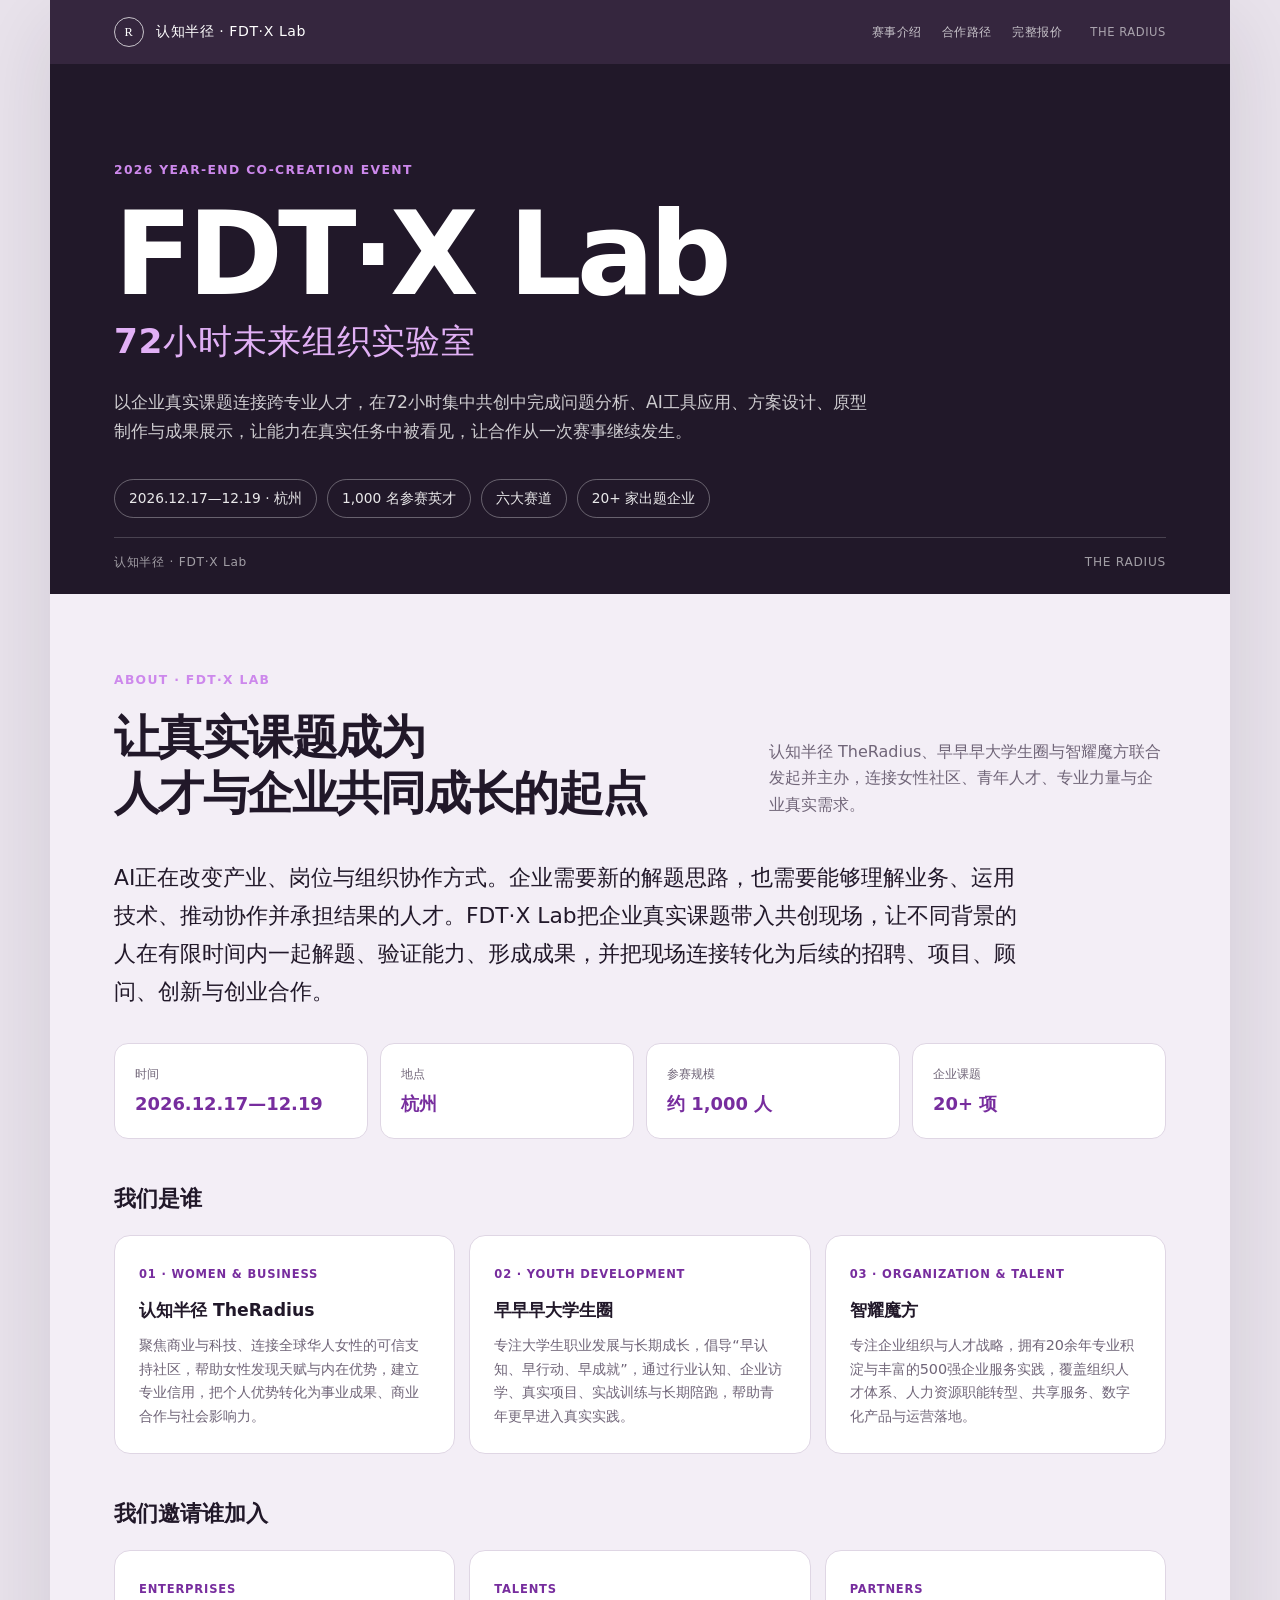
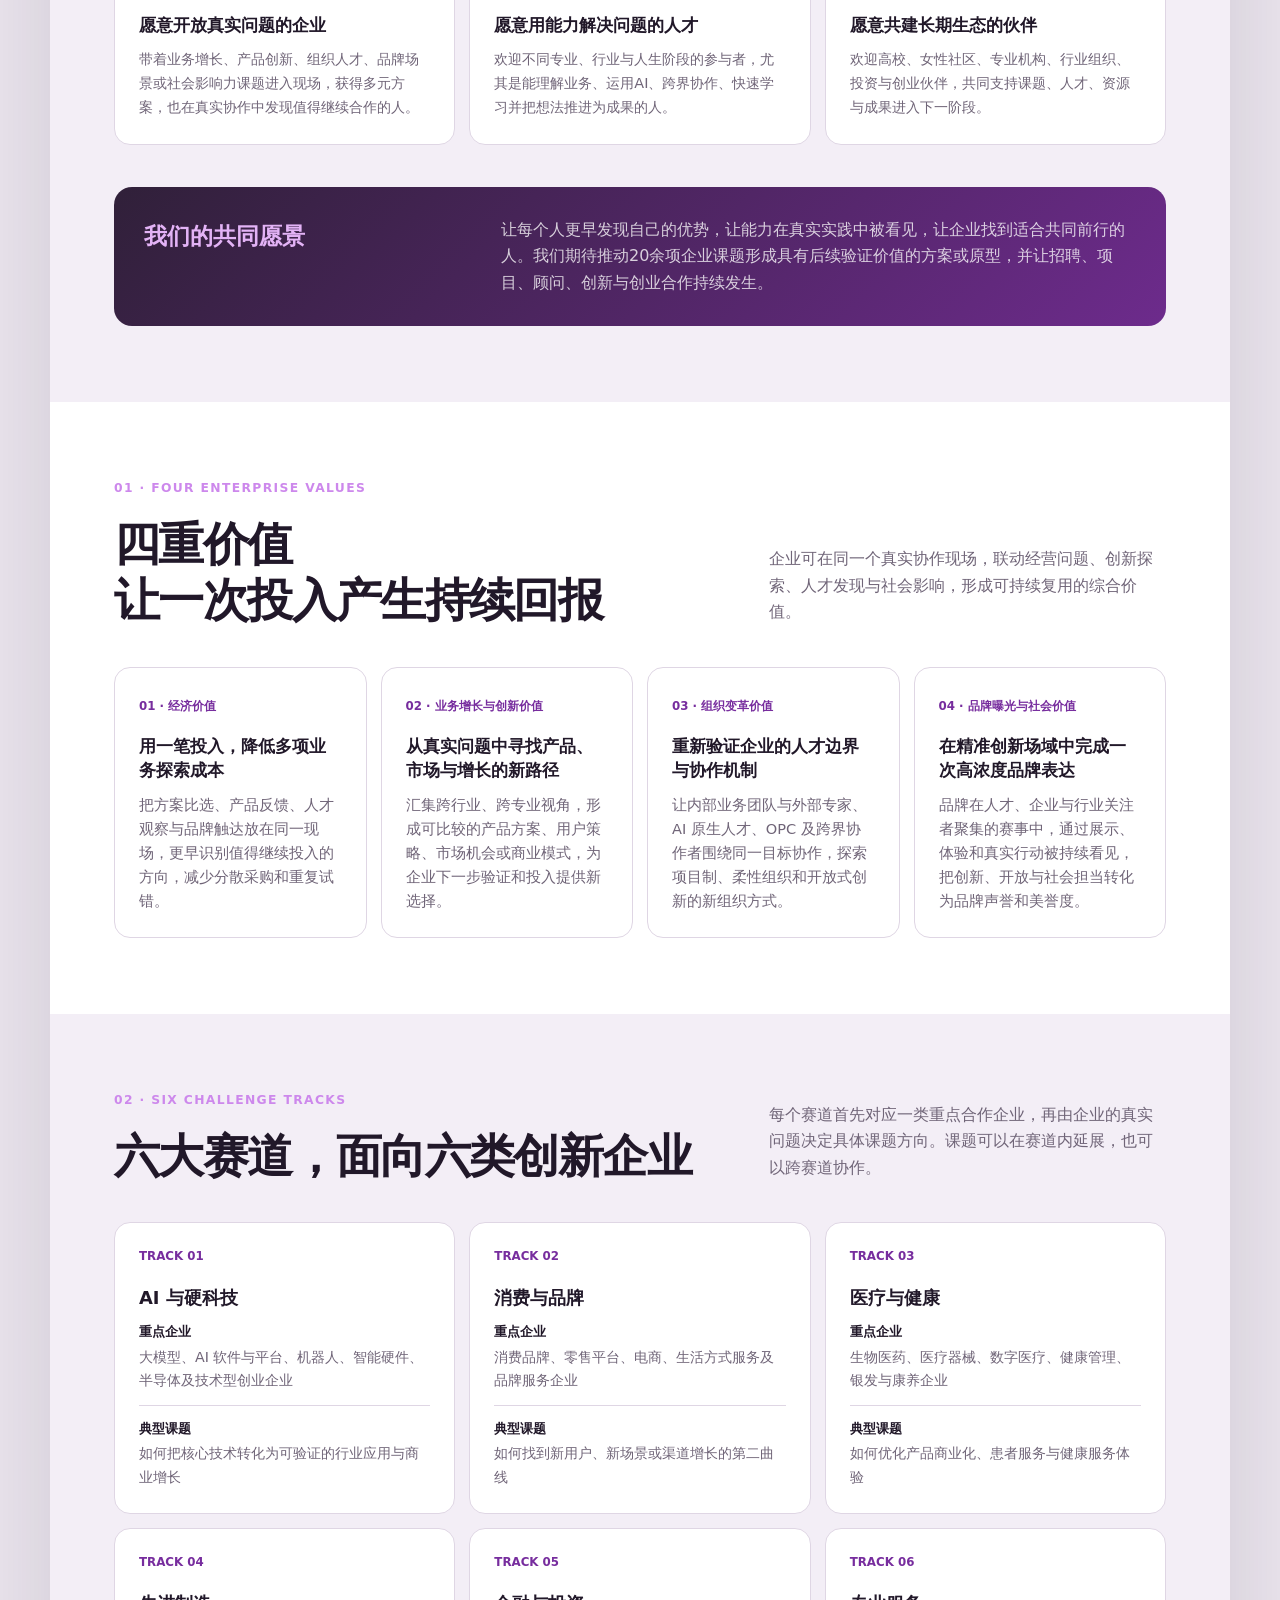
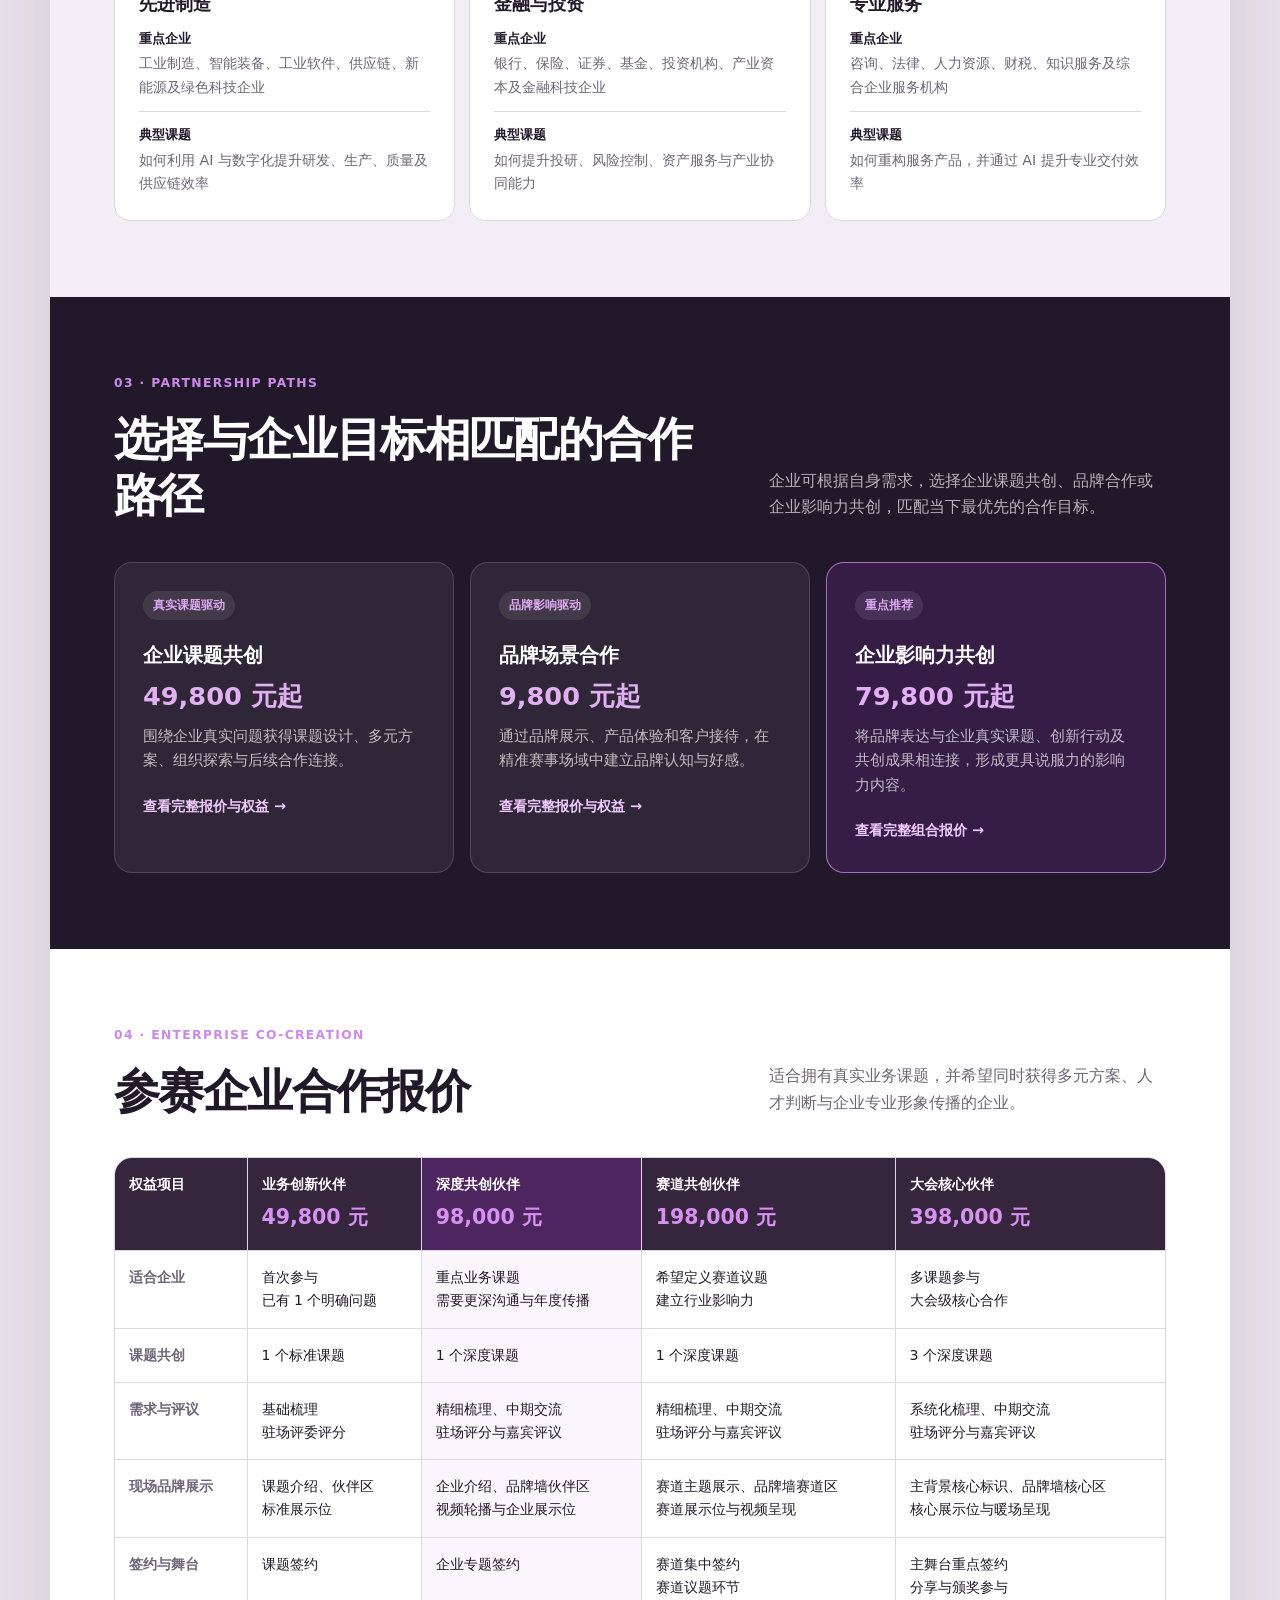
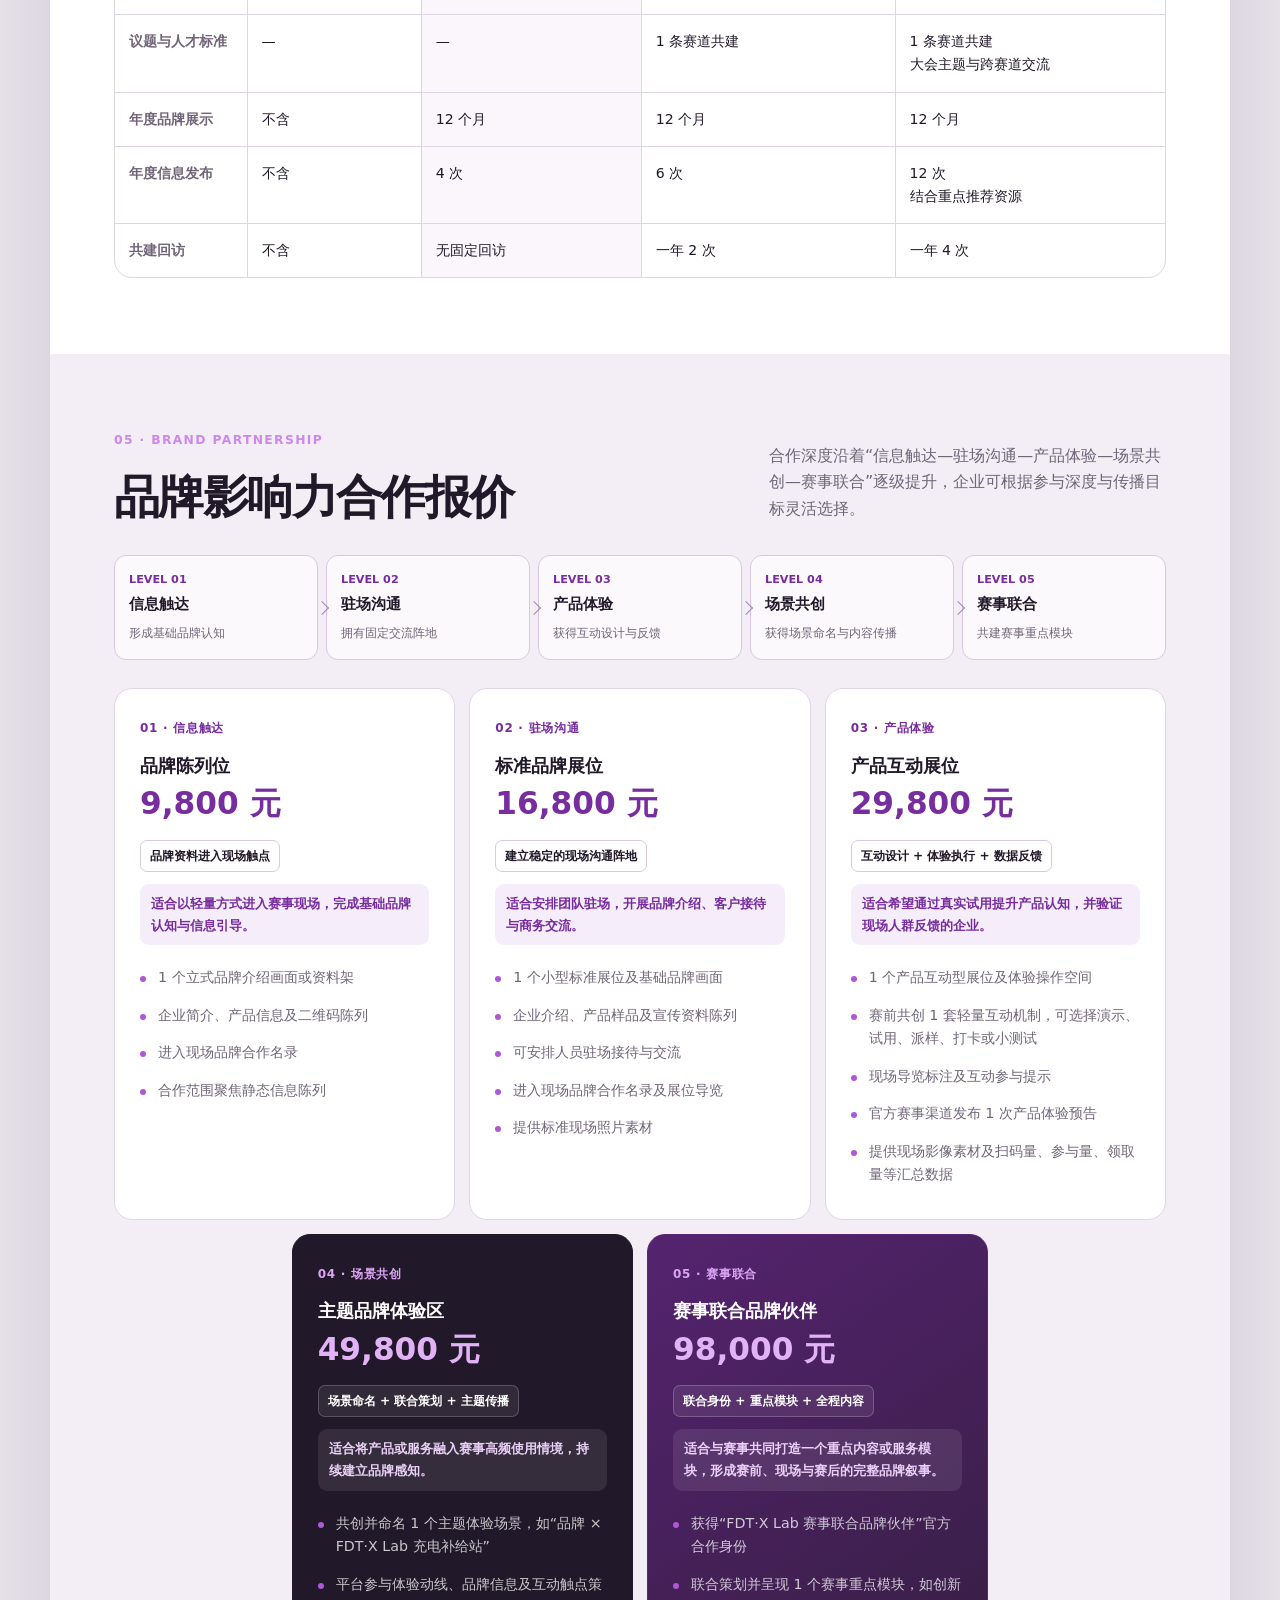
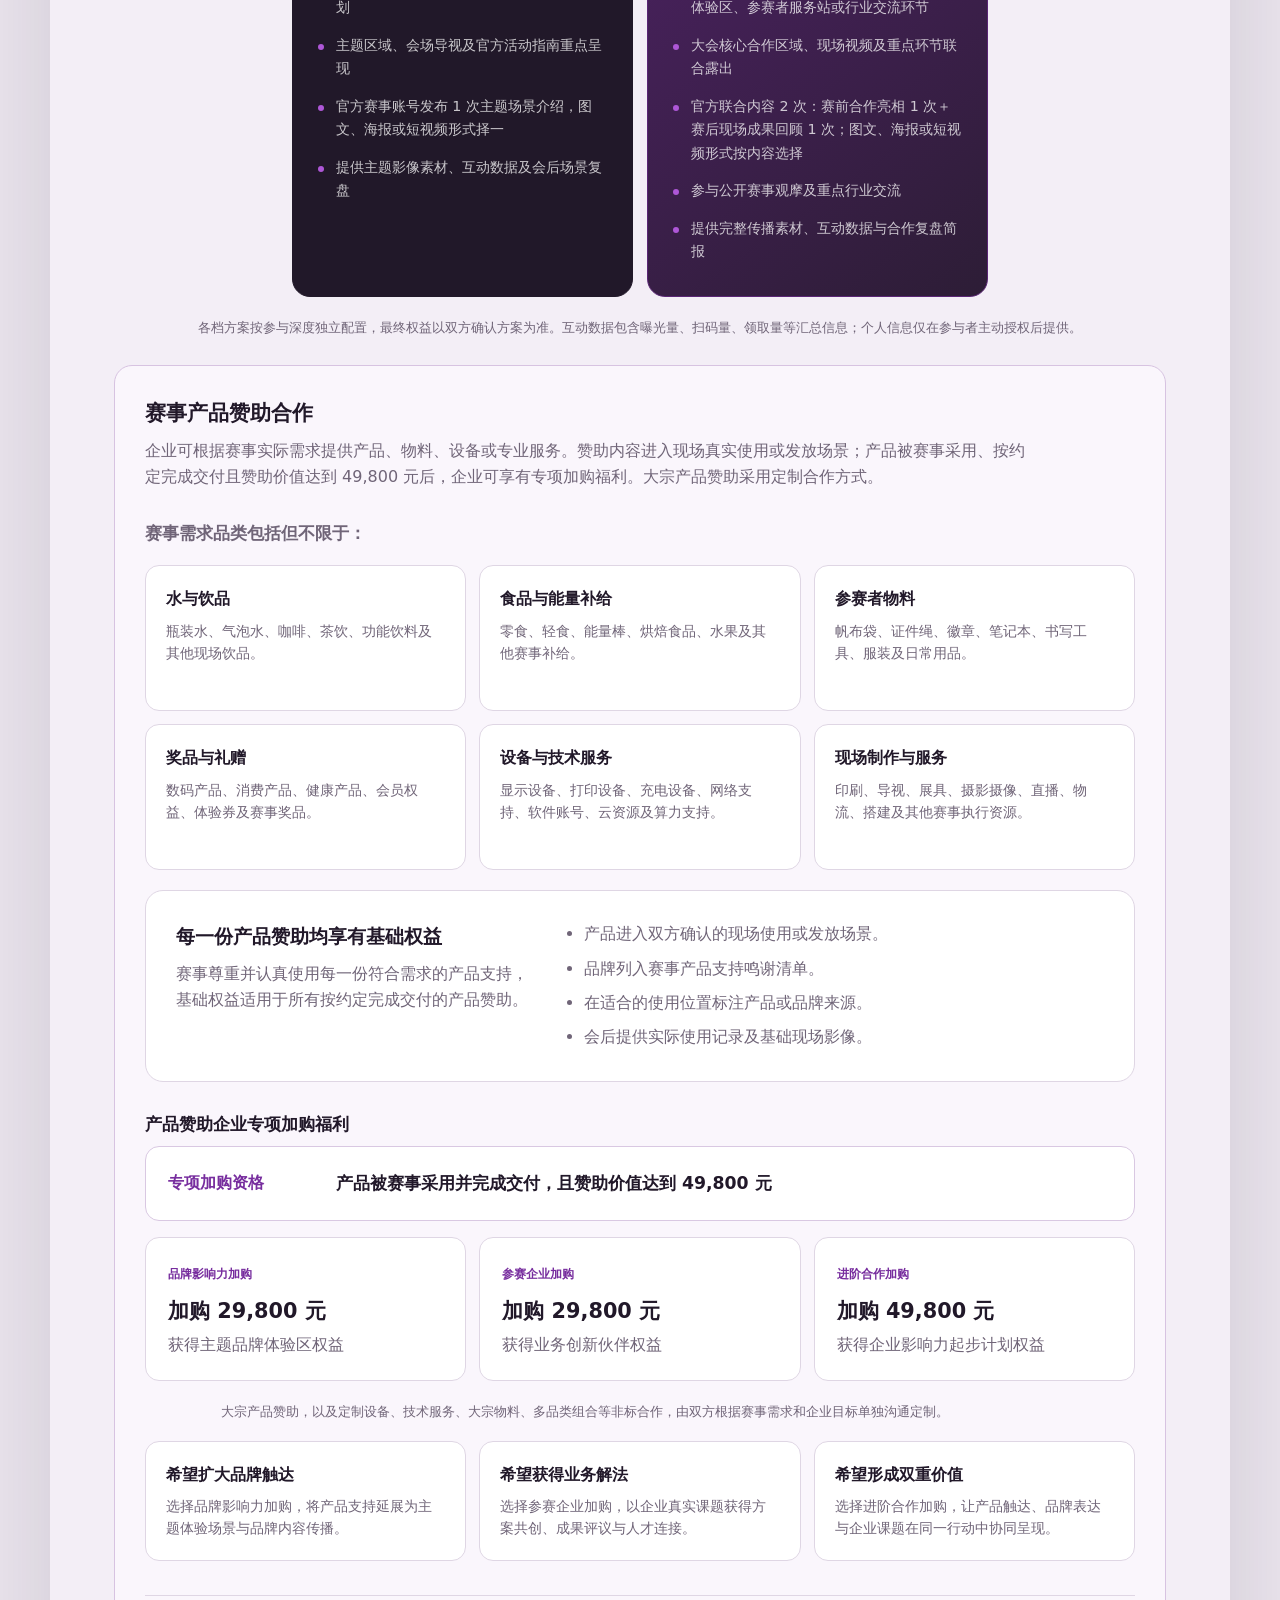
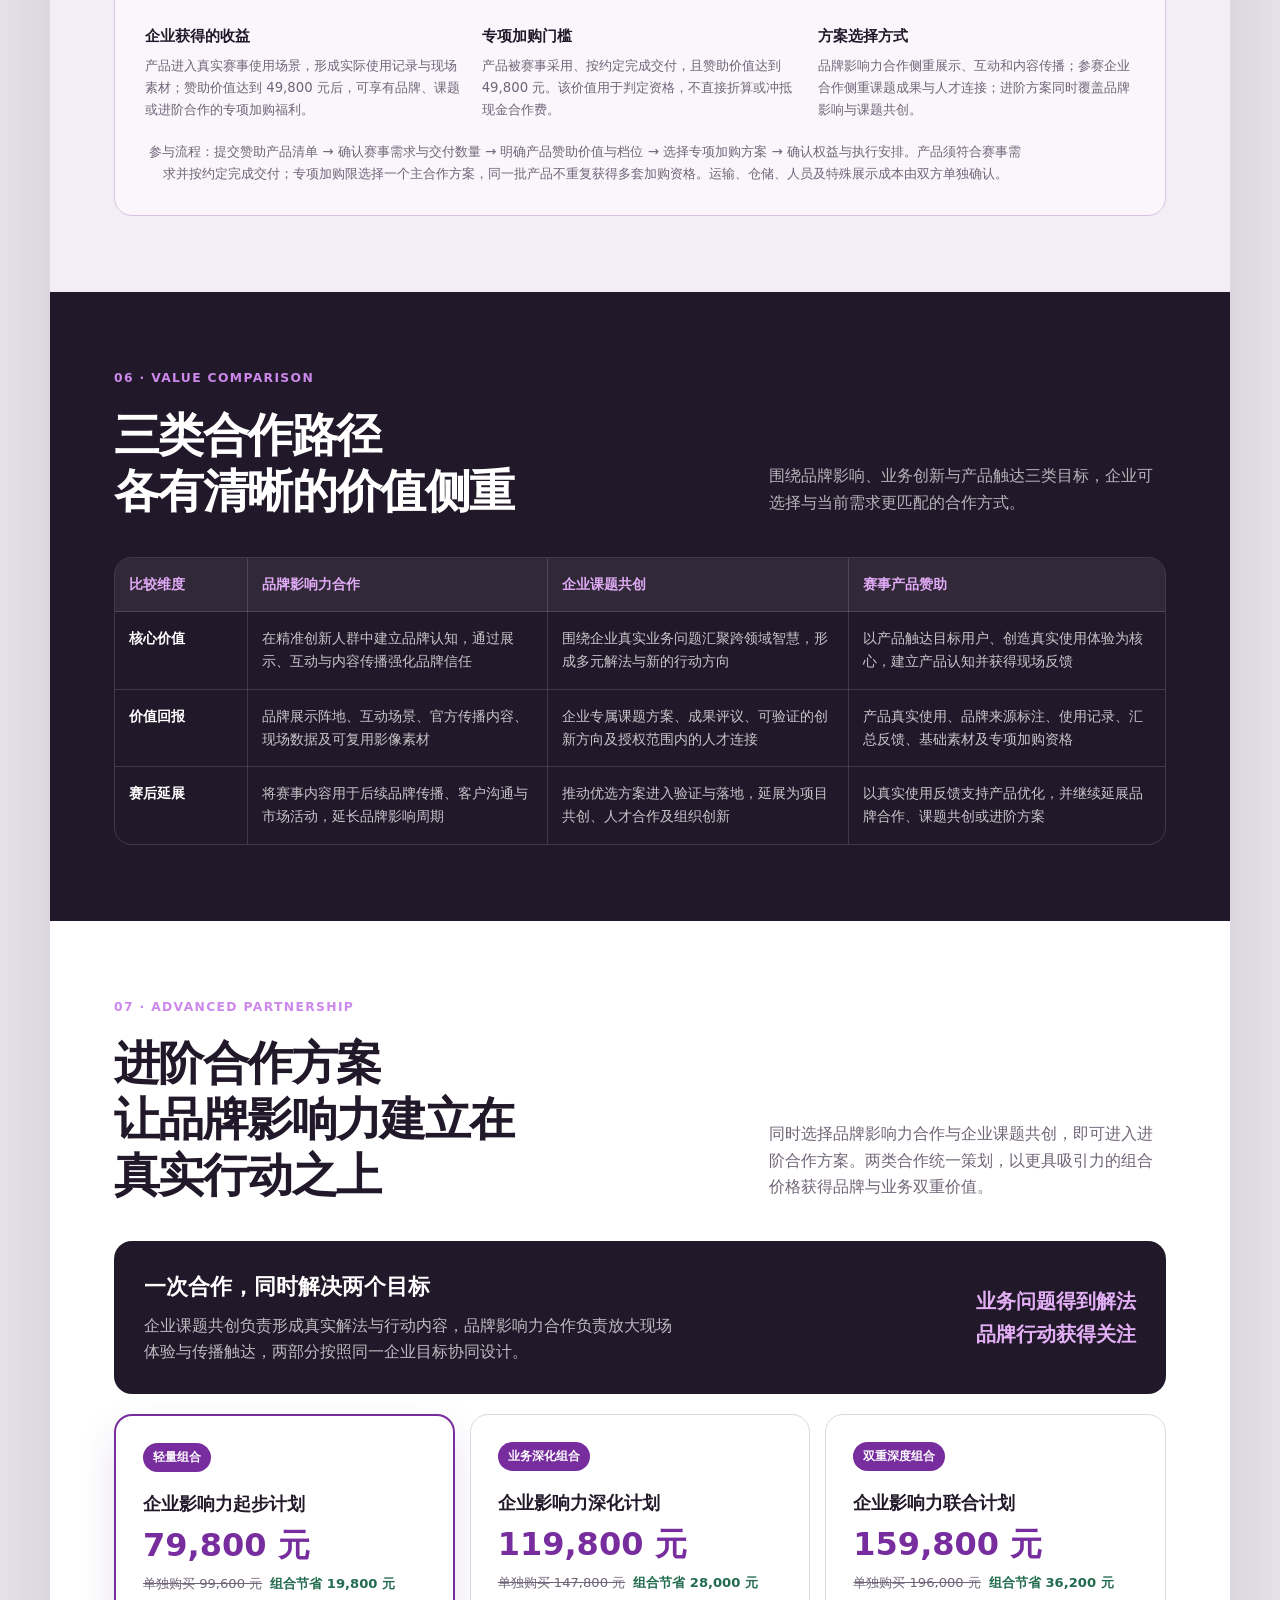
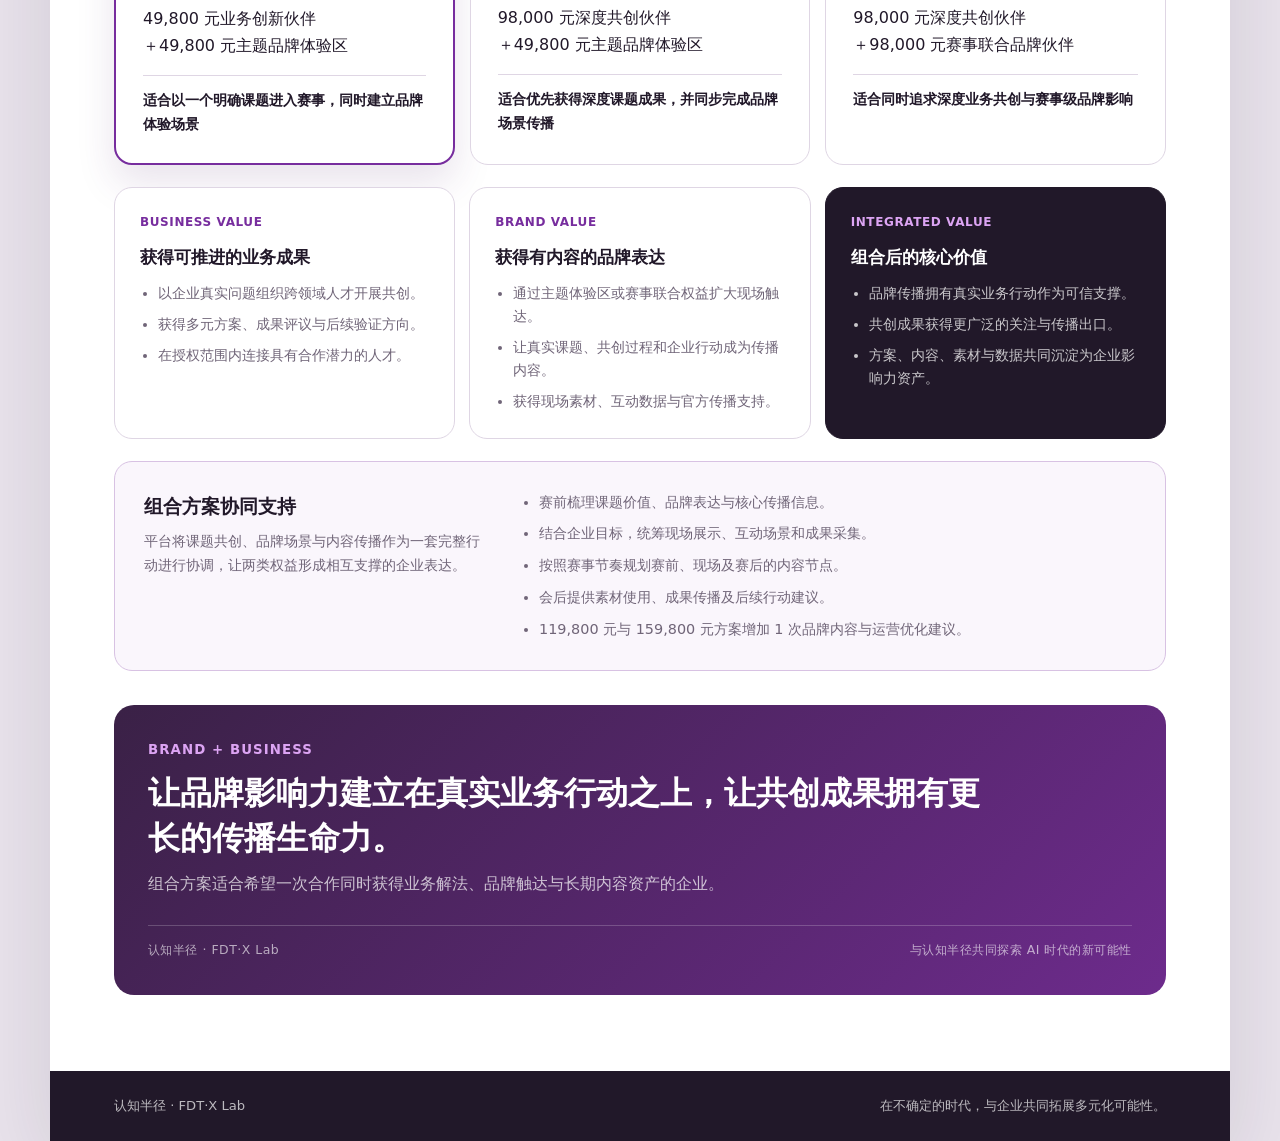
<file: index.html>
<!doctype html>
<html lang="zh-CN">
<head>
  <meta charset="utf-8">
  <meta name="viewport" content="width=device-width, initial-scale=1">
  <meta name="description" content="FDT·X Lab 2026年底共创赛事：三方联合发起，以企业真实课题连接跨专业人才，在72小时共创中形成方案、验证能力并推动长期合作。">
  <title>FDT·X Lab｜2026年底共创赛事</title>
  <link rel="icon" type="image/svg+xml" href="data:image/svg+xml,%3Csvg xmlns='http://www.w3.org/2000/svg' viewBox='0 0 64 64'%3E%3Crect width='64' height='64' rx='16' fill='%23211829'/%3E%3Ccircle cx='32' cy='32' r='19' fill='none' stroke='%23b763e6' stroke-width='4'/%3E%3Cpath d='M24 21h12c7 0 11 4 11 10 0 5-3 8-8 9l9 10H38l-8-10h-1v10h-5V21zm5 5v9h7c4 0 6-1 6-4s-2-5-6-5h-7z' fill='white'/%3E%3C/svg%3E">
  <style>
    :root {
      --ink: #211829;
      --ink-2: #35263e;
      --violet: #772d9e;
      --violet-2: #ae57d7;
      --lavender: #f3eef6;
      --paper: #fff;
      --line: #dfd6e4;
      --muted: #706578;
      --green: #236b4f;
    }
    * { box-sizing: border-box; }
    html { scroll-behavior: smooth; }
    body {
      margin: 0;
      color: var(--ink);
      background: #e9e3ec;
      font-family: "PingFang SC", "Hiragino Sans GB", "Microsoft YaHei", system-ui, sans-serif;
      font-size: 16px;
      line-height: 1.65;
      -webkit-font-smoothing: antialiased;
    }
    .page {
      width: min(1180px, 100%);
      margin: 0 auto;
      overflow: hidden;
      background: var(--paper);
      box-shadow: 0 24px 80px rgba(33,24,41,.12);
    }
    .topbar {
      position: sticky;
      top: 0;
      z-index: 20;
      display: flex;
      align-items: center;
      justify-content: space-between;
      min-height: 64px;
      padding: 0 5vw;
      color: #fff;
      background: var(--ink-2);
      font-size: .88rem;
      letter-spacing: .04em;
    }
    .brand { display: flex; align-items: center; gap: 12px; }
    .brand-mark {
      display: grid;
      place-items: center;
      width: 30px;
      height: 30px;
      border: 1px solid rgba(255,255,255,.72);
      border-radius: 50%;
      font-family: Georgia, serif;
      font-size: .78rem;
    }
    .topbar .en { color: rgba(255,255,255,.58); font-size: .72rem; }
    .topbar-nav { display: flex; align-items: center; gap: 20px; margin-left: auto; margin-right: 28px; }
    .topbar-nav a { color: rgba(255,255,255,.72); text-decoration: none; font-size: .78rem; transition: color .2s ease; }
    .topbar-nav a:hover, .topbar-nav a:focus-visible { color: #fff; }
    .hero {
      position: relative;
      min-height: 500px;
      padding: 96px 5vw 76px;
      color: #fff;
      background: var(--ink);
      isolation: isolate;
    }
    h1, h2, h3, p { margin-top: 0; }
    h1 {
      max-width: 850px;
      margin-bottom: 10px;
      font-size: clamp(4rem, 9vw, 7.5rem);
      line-height: .98;
      letter-spacing: -.045em;
      font-weight: 640;
    }
    .hero-subtitle {
      margin: 0 0 26px;
      color: #e1b0f5;
      font-size: clamp(1.35rem, 2.7vw, 2.15rem);
      line-height: 1.2;
      letter-spacing: .02em;
      font-weight: 580;
    }
    .eyebrow {
      margin: 0 0 18px;
      color: #cd88ec;
      font-size: .77rem;
      font-weight: 750;
      letter-spacing: .11em;
      text-transform: uppercase;
    }
    .hero-lead {
      max-width: 760px;
      margin-bottom: 34px;
      color: rgba(255,255,255,.78);
      font-size: 1.08rem;
    }
    .event-meta { display: flex; flex-wrap: wrap; gap: 10px; }
    .event-meta span {
      padding: 7px 14px;
      border: 1px solid rgba(255,255,255,.32);
      border-radius: 999px;
      color: rgba(255,255,255,.9);
      font-size: .86rem;
    }
    .hero-footer {
      position: absolute;
      left: 5vw;
      right: 5vw;
      bottom: 22px;
      display: flex;
      justify-content: space-between;
      padding-top: 14px;
      border-top: 1px solid rgba(255,255,255,.18);
      color: rgba(255,255,255,.58);
      font-size: .76rem;
      letter-spacing: .06em;
    }
    section { padding: 76px 5vw; scroll-margin-top: 64px; }
    section.alt { background: var(--lavender); }
    section.dark { color: #fff; background: var(--ink); }
    .section-head {
      display: grid;
      grid-template-columns: minmax(0,1fr) minmax(280px,.65fr);
      gap: 44px;
      align-items: end;
      margin-bottom: 38px;
    }
    .section-head h2 {
      margin-bottom: 0;
      font-size: clamp(1.85rem, 3.6vw, 3rem);
      line-height: 1.22;
      letter-spacing: -.035em;
      font-weight: 620;
    }
    .section-head .summary { margin-bottom: 3px; color: var(--muted); }
    .dark .section-head .summary { color: rgba(255,255,255,.67); }

    .about-lead {
      max-width: 920px;
      margin: 0 0 32px;
      color: var(--ink);
      font-size: clamp(1.08rem, 2vw, 1.36rem);
      line-height: 1.75;
    }
    .about-facts {
      display: grid;
      grid-template-columns: repeat(4,1fr);
      gap: 12px;
      margin-bottom: 40px;
    }
    .about-facts div {
      padding: 20px;
      border: 1px solid var(--line);
      border-radius: 14px;
      background: #fff;
    }
    .about-facts span { display: block; color: var(--muted); font-size: .78rem; }
    .about-facts strong { display: block; margin-top: 4px; color: var(--violet); font-size: 1.12rem; }
    .about-subhead { margin: 42px 0 18px; font-size: 1.35rem; }
    .organizer-grid, .audience-grid {
      display: grid;
      grid-template-columns: repeat(3,1fr);
      gap: 14px;
    }
    .organizer-card, .audience-card {
      padding: 24px;
      border: 1px solid var(--line);
      border-radius: 16px;
      background: #fff;
    }
    .organizer-card span, .audience-card span { color: var(--violet); font-size: .72rem; font-weight: 760; letter-spacing: .07em; }
    .organizer-card h3, .audience-card h3 { margin: 10px 0 9px; font-size: 1.08rem; }
    .organizer-card p, .audience-card p { margin: 0; color: var(--muted); font-size: .9rem; }
    .vision-statement {
      display: grid;
      grid-template-columns: .68fr 1.32fr;
      gap: 30px;
      margin-top: 42px;
      padding: 30px;
      border-radius: 18px;
      color: #fff;
      background: linear-gradient(135deg,#302039,#6d2b8c);
    }
    .vision-statement h3 { margin: 0; color: #e3b3f6; font-size: 1.45rem; }
    .vision-statement p { margin: 0; color: rgba(255,255,255,.78); }

    .reason-grid {
      display: grid;
      grid-template-columns: repeat(4,1fr);
      gap: 14px;
    }
    .reason-card {
      min-height: 210px;
      padding: 24px;
      border: 1px solid var(--line);
      border-radius: 16px;
      background: #fff;
    }
    .reason-card strong { display: block; margin: 17px 0 10px; font-size: 1.06rem; line-height: 1.4; }
    .reason-card p { margin-bottom: 0; color: var(--muted); font-size: .91rem; }
    .reason-no { color: var(--violet); font-size: .74rem; font-weight: 750; }

    .track-grid {
      display: grid;
      grid-template-columns: repeat(3,1fr);
      gap: 14px;
    }
    .track-card {
      min-height: 178px;
      padding: 24px;
      border: 1px solid var(--line);
      border-radius: 16px;
      background: #fff;
    }
    .track-no { display: block; margin-bottom: 16px; color: var(--violet); font-size: .74rem; font-weight: 750; }
    .track-card h3 { margin-bottom: 9px; font-size: 1.12rem; }
    .track-card p { margin-bottom: 0; color: var(--muted); font-size: .89rem; }
    .track-card p + p { margin-top: 12px; padding-top: 12px; border-top: 1px solid var(--line); }
    .track-card b { display: block; margin-bottom: 3px; color: var(--ink); font-size: .82rem; }

    .path-grid {
      display: grid;
      grid-template-columns: repeat(3,1fr);
      gap: 16px;
    }
    .path-card {
      padding: 28px;
      border: 1px solid rgba(255,255,255,.15);
      border-radius: 18px;
      background: rgba(255,255,255,.065);
    }
    .path-card.recommended { border-color: rgba(205,136,236,.75); background: rgba(119,45,158,.25); }
    .path-tag { display: inline-flex; margin-bottom: 20px; padding: 5px 10px; border-radius: 999px; color: #e0aaf5; background: rgba(255,255,255,.09); font-size: .74rem; font-weight: 700; }
    .path-card h3 { margin-bottom: 10px; font-size: 1.22rem; }
    .path-card p { margin-bottom: 0; color: rgba(255,255,255,.7); font-size: .93rem; }
    .path-price { display: block; margin: 0 0 12px; color: #e2aff5; font-size: 1.6rem; line-height: 1.15; font-weight: 760; }
    .path-cta {
      display: inline-flex;
      align-items: center;
      gap: 7px;
      margin-top: 22px;
      color: #f0c9ff;
      font-size: .9rem;
      font-weight: 700;
      text-decoration: none;
    }
    .path-cta:hover, .path-cta:focus-visible { color: #fff; text-decoration: underline; text-underline-offset: 4px; }

    .pricing-wrap {
      overflow-x: auto;
      border: 1px solid var(--line);
      border-radius: 18px;
      background: #fff;
    }
    table { width: 100%; min-width: 960px; border-collapse: collapse; }
    th, td {
      padding: 15px 14px;
      border-right: 1px solid var(--line);
      border-bottom: 1px solid var(--line);
      text-align: left;
      vertical-align: top;
      font-size: .88rem;
    }
    th:last-child, td:last-child { border-right: 0; }
    tr:last-child td { border-bottom: 0; }
    thead th { color: #fff; background: var(--ink-2); font-weight: 600; }
    tbody td:first-child { width: 132px; color: var(--muted); font-weight: 650; }
    .tier-name { display: block; margin-bottom: 5px; }
    .price { color: #d891f2; font-size: 1.28rem; font-weight: 760; white-space: nowrap; }
    td.emphasis { background: #faf6fc; }
    thead th.emphasis { background: #4d265f; }

    .brand-grid {
      display: grid;
      grid-template-columns: repeat(6,1fr);
      gap: 14px;
    }
    .brand-ladder {
      display: grid;
      grid-template-columns: repeat(5,1fr);
      gap: 8px;
      margin: -8px 0 28px;
    }
    .brand-ladder div {
      position: relative;
      padding: 15px 14px 14px;
      border: 1px solid #d9c8e2;
      border-radius: 12px;
      background: rgba(255,255,255,.68);
    }
    .brand-ladder div::after {
      content: "";
      position: absolute;
      z-index: 2;
      width: 9px;
      height: 9px;
      right: -10px;
      top: 50%;
      border-top: 1px solid #a681b8;
      border-right: 1px solid #a681b8;
      transform: translateY(-50%) rotate(45deg);
    }
    .brand-ladder div:last-child::after { display: none; }
    .brand-ladder span { display: block; color: var(--violet); font-size: .7rem; font-weight: 760; }
    .brand-ladder b { display: block; margin: 3px 0 2px; color: var(--ink); font-size: .93rem; }
    .brand-ladder small { color: var(--muted); font-size: .75rem; }
    .brand-card {
      grid-column: span 2;
      min-height: 338px;
      padding: 25px;
      border: 1px solid var(--line);
      border-radius: 18px;
      background: #fff;
    }
    .brand-card:nth-child(4) { grid-column: 2 / span 2; }
    .brand-card:nth-child(5) { grid-column: 4 / span 2; }
    .brand-continuation { margin-top: 14px; }
    .brand-continuation-head { display: none; }
    .brand-grid-deep .brand-card:first-child { grid-column: 2 / span 2; }
    .brand-grid-deep .brand-card:nth-child(2) { grid-column: 4 / span 2; }
    .brand-card.featured { color: #fff; border-color: var(--ink); background: var(--ink); }
    .brand-card.premium { color: #fff; border-color: #5a2575; background: linear-gradient(145deg,#55236f,#2d1d36); }
    .brand-label { color: var(--violet); font-size: .75rem; font-weight: 750; letter-spacing: .06em; text-transform: uppercase; }
    .featured .brand-label, .premium .brand-label { color: #dca4f3; }
    .brand-card h3 { margin: 10px 0 5px; font-size: 1.15rem; }
    .brand-price { margin-bottom: 18px; color: var(--violet); font-size: 1.95rem; line-height: 1.15; font-weight: 760; }
    .featured .brand-price, .premium .brand-price { color: #e2b2f7; }
    .value-jump {
      display: inline-flex;
      margin: 0 0 12px;
      padding: 5px 9px;
      border: 1px solid #d9c8e2;
      border-radius: 7px;
      color: var(--ink);
      background: #fff;
      font-size: .76rem;
      font-weight: 700;
    }
    .featured .value-jump, .premium .value-jump { color: #fff; border-color: rgba(255,255,255,.2); background: rgba(255,255,255,.08); }
    .best-for {
      margin: 0 0 14px;
      padding: 9px 11px;
      border-radius: 9px;
      color: var(--violet);
      background: #f5edf9;
      font-size: .82rem;
      font-weight: 650;
    }
    .featured .best-for, .premium .best-for { color: #ead0f6; background: rgba(255,255,255,.09); }
    .rights { margin: 0; padding: 0; list-style: none; }
    .rights li { position: relative; padding: 7px 0 7px 18px; color: var(--muted); font-size: .89rem; }
    .rights li::before { content: ""; position: absolute; left: 0; top: 17px; width: 6px; height: 6px; border-radius: 50%; background: var(--violet-2); }
    .featured .rights li, .premium .rights li { color: rgba(255,255,255,.76); }
    .data-note { margin: 20px 0 0; color: var(--muted); font-size: .84rem; text-align: center; }

    .compare-wrap { overflow-x: auto; border: 1px solid rgba(255,255,255,.15); border-radius: 18px; }
    .compare-wrap table { min-width: 960px; }
    .compare-wrap th, .compare-wrap td { border-color: rgba(255,255,255,.14); }
    .compare-wrap th { color: #e0aaf5; background: rgba(255,255,255,.07); }
    .compare-wrap td { color: rgba(255,255,255,.75); }
    .compare-wrap td:first-child { color: #fff; font-weight: 650; }

    .bundle-lead {
      display: grid;
      grid-template-columns: 1.1fr .9fr;
      gap: 24px;
      align-items: center;
      padding: 28px 30px;
      margin-bottom: 20px;
      border-radius: 18px;
      color: #fff;
      background: var(--ink);
    }
    .bundle-lead h3 { margin-bottom: 8px; font-size: 1.35rem; }
    .bundle-lead p { margin-bottom: 0; color: rgba(255,255,255,.7); }
    .bundle-lead strong { color: #e2aff5; font-size: 1.25rem; text-align: right; }
    .bundle-grid { display: grid; grid-template-columns: repeat(3,1fr); gap: 15px; }
    .bundle-card {
      padding: 27px;
      border: 1px solid var(--line);
      border-radius: 18px;
      background: #fff;
    }
    .bundle-card.recommended { border: 2px solid var(--violet); box-shadow: 0 18px 38px rgba(83,35,111,.13); }
    .badge { display: inline-flex; margin-bottom: 17px; padding: 5px 10px; border-radius: 999px; color: #fff; background: var(--violet); font-size: .73rem; font-weight: 700; }
    .bundle-card h3 { margin-bottom: 8px; font-size: 1.12rem; }
    .bundle-price { margin-bottom: 9px; color: var(--violet); font-size: 2rem; line-height: 1.15; font-weight: 760; }
    .original { margin-bottom: 12px; color: var(--muted); font-size: .82rem; }
    .original s { margin-right: 8px; }
    .saving { color: var(--green); font-weight: 700; }
    .bundle-card p:last-child { margin-bottom: 0; color: var(--muted); font-size: .9rem; }
    .decision-line { margin: 14px 0 0 !important; padding-top: 13px; border-top: 1px solid var(--line); color: var(--ink) !important; font-weight: 700; }
    .upgrade-route {
      display: grid;
      grid-template-columns: repeat(3,1fr);
      gap: 14px;
      margin-top: 22px;
    }
    .upgrade-route article {
      padding: 25px;
      border: 1px solid var(--line);
      border-radius: 18px;
      background: #fff;
    }
    .upgrade-route article.outcome { color: #fff; border-color: var(--ink); background: var(--ink); }
    .route-label { display: block; margin-bottom: 10px; color: var(--violet); font-size: .75rem; font-weight: 760; letter-spacing: .05em; }
    .upgrade-route .outcome .route-label { color: #dca4f3; }
    .upgrade-route h3 { margin-bottom: 10px; font-size: 1.08rem; }
    .upgrade-route ul { margin: 0; padding-left: 18px; color: var(--muted); font-size: .87rem; }
    .upgrade-route li + li { margin-top: 8px; }
    .upgrade-route .outcome ul { color: rgba(255,255,255,.76); }
    .advanced-perks {
      display: grid;
      grid-template-columns: .72fr 1.28fr;
      gap: 28px;
      align-items: start;
      padding: 29px;
      margin-top: 22px;
      border: 1px solid #d8c2e3;
      border-radius: 18px;
      background: #faf6fc;
    }
    .advanced-perks h3 { margin-bottom: 8px; font-size: 1.18rem; }
    .advanced-perks p { margin-bottom: 0; color: var(--muted); font-size: .9rem; }
    .advanced-perks ul { margin: 0; padding-left: 20px; color: var(--muted); font-size: .9rem; }
    .advanced-perks li + li { margin-top: 8px; }

    .support-box {
      display: grid;
      grid-template-columns: .8fr 1.2fr;
      gap: 28px;
      padding: 30px;
      margin-top: 20px;
      border: 1px solid var(--line);
      border-radius: 18px;
      background: #fff;
    }
    .support-box h3 { margin-bottom: 8px; font-size: 1.2rem; }
    .support-box p { margin-bottom: 0; color: var(--muted); }
    .support-list { margin: 0; padding-left: 20px; color: var(--muted); }
    .support-list li + li { margin-top: 8px; }
    .supply-grid {
      display: grid;
      grid-template-columns: repeat(3,1fr);
      gap: 13px;
      margin-top: 18px;
    }
    .supply-card {
      min-height: 146px;
      padding: 20px;
      border: 1px solid var(--line);
      border-radius: 14px;
      background: #fff;
    }
    .supply-card b { display: block; margin-bottom: 7px; color: var(--ink); }
    .supply-card p { margin: 0; color: var(--muted); font-size: .86rem; }
    .product-support-panel {
      padding: 30px;
      margin-top: 26px;
      border: 1px solid #d7c3e1;
      border-radius: 18px;
      background: #faf6fc;
    }
    .product-support-panel > h3 { margin-bottom: 8px; font-size: 1.3rem; }
    .product-support-panel > p { max-width: 880px; margin-bottom: 0; color: var(--muted); }
    .product-support-panel .support-subtitle { margin: 28px 0 8px; font-size: 1.08rem; }
    .support-value-wrap {
      overflow-x: auto;
      margin-top: 22px;
      border: 1px solid #d9c8e2;
      border-radius: 14px;
      background: #fff;
    }
    .support-value-wrap table { min-width: 980px; }
    .support-value-wrap thead th { background: #4d265f; }
    .support-value-wrap tbody td:first-child { width: 150px; color: var(--ink); }
    .addon-choice-grid { display: grid; grid-template-columns: repeat(3,1fr); gap: 13px; margin-top: 18px; }
    .addon-choice-grid article { padding: 20px; border: 1px solid var(--line); border-radius: 14px; background: #fff; }
    .addon-choice-grid b { display: block; margin-bottom: 6px; color: var(--ink); }
    .addon-choice-grid p { margin: 0; color: var(--muted); font-size: .86rem; }
    .addon-eligibility {
      display: grid;
      grid-template-columns: 150px 1fr;
      gap: 18px;
      align-items: center;
      padding: 22px;
      border: 1px solid #d9c8e2;
      border-radius: 14px;
      background: #fff;
    }
    .addon-eligibility span { color: var(--violet); font-weight: 750; }
    .addon-eligibility strong { font-size: 1.08rem; }
    .addon-pricing-grid { display: grid; grid-template-columns: repeat(3,1fr); gap: 13px; margin-top: 16px; }
    .addon-pricing-grid article { padding: 22px; border: 1px solid var(--line); border-radius: 14px; background: #fff; }
    .addon-pricing-grid span { color: var(--violet); font-size: .78rem; font-weight: 750; }
    .addon-pricing-grid b { display: block; margin: 8px 0 3px; font-size: 1.3rem; }
    .addon-pricing-grid p { margin: 0; color: var(--muted); }
    .notes {
      display: grid;
      grid-template-columns: repeat(3,1fr);
      gap: 20px;
      padding-top: 28px;
      margin-top: 34px;
      border-top: 1px solid var(--line);
    }
    .notes b { display: block; margin-bottom: 7px; font-size: .92rem; }
    .notes p { margin: 0; color: var(--muted); font-size: .83rem; }
    .closing {
      position: relative;
      padding: 34px;
      margin-top: 34px;
      border-radius: 20px;
      color: #fff;
      background: linear-gradient(135deg,#3a2146,#6d2b8c);
    }
    .closing small { display: block; margin-bottom: 10px; color: #dca4f3; font-weight: 750; letter-spacing: .08em; }
    .closing h3 { max-width: 850px; margin-bottom: 10px; font-size: clamp(1.35rem,2.6vw,2rem); line-height: 1.4; }
    .closing p { max-width: 800px; margin-bottom: 0; color: rgba(255,255,255,.72); }
    .closing-footer {
      display: flex;
      justify-content: space-between;
      gap: 20px;
      margin-top: 28px;
      padding-top: 14px;
      border-top: 1px solid rgba(255,255,255,.2);
      color: rgba(255,255,255,.62);
      font-size: .78rem;
      letter-spacing: .04em;
    }
    footer {
      display: flex;
      justify-content: space-between;
      gap: 20px;
      padding: 24px 5vw;
      color: rgba(255,255,255,.7);
      background: var(--ink);
      font-size: .82rem;
    }
    @media (max-width: 900px) {
      .reason-grid, .track-grid, .path-grid, .supply-grid, .about-facts { grid-template-columns: repeat(2,1fr); }
      .path-card:last-child { grid-column: 1 / -1; }
      .brand-ladder { grid-template-columns: repeat(3,1fr); }
      .brand-ladder div::after { display: none; }
      .brand-grid { grid-template-columns: 1fr 1fr; }
      .brand-card, .brand-card:nth-child(4), .brand-card:nth-child(5) { grid-column: auto; }
      .brand-card:last-child { grid-column: 1 / -1; min-height: auto; }
    }
    @media (max-width: 760px) {
      .topbar { padding-inline: 22px; }
      .topbar .en, .topbar-nav { display: none; }
      .hero, section { padding-left: 22px; padding-right: 22px; }
      .hero { min-height: 440px; padding-top: 76px; }
      .hero::after { width: 370px; right: -175px; }
      .section-head, .reason-grid, .track-grid, .path-grid, .brand-ladder, .brand-grid, .bundle-lead, .bundle-grid, .upgrade-route, .advanced-perks, .support-box, .supply-grid, .notes, .about-facts, .organizer-grid, .audience-grid, .vision-statement { grid-template-columns: 1fr; }
      .section-head { gap: 16px; }
      .path-card:last-child, .brand-card, .brand-card:last-child { grid-column: auto; min-height: auto; }
      .bundle-lead strong { text-align: left; }
      footer { flex-direction: column; padding-inline: 22px; }
    }
    @media print {
      @page { size: A4 landscape; margin: 0; }
      html, body { width: auto; margin: 0; padding: 0; }
      body { background: #fff; font-size: 13pt; line-height: 1.54; }
      h1, h2, h3, strong, .price, .brand-price, .path-price, .tier-name { text-wrap: balance; }
      p, li, td, th { text-wrap: pretty; }
      .page { width: 100%; box-shadow: none; }
      .topbar { display: none !important; }
      .hero, section, section.dark, section.alt, footer {
        -webkit-print-color-adjust: exact;
        print-color-adjust: exact;
      }
      .hero {
        box-sizing: border-box;
        min-height: 210mm;
        padding: 26mm 22mm 18mm;
        break-after: page;
        overflow: hidden;
      }
      .hero h1 { max-width: 210mm; font-size: 58pt; }
      .hero-subtitle { font-size: 21pt; }
      .hero-lead { max-width: 215mm; font-size: 14.5pt; line-height: 1.62; }
      .event-meta { margin-top: 9mm; gap: 3mm; }
      .event-meta span { padding: 2.2mm 4.2mm; font-size: 9.5pt; }
      .hero-footer { left: 22mm; right: 22mm; bottom: 10mm; font-size: 9.5pt; }
      section {
        box-sizing: border-box;
        padding: 11mm 12mm;
        break-before: page;
        break-inside: auto;
      }
      main > section:nth-of-type(2),
      main > section:nth-of-type(3),
      main > section:nth-of-type(4),
      main > section:nth-of-type(5),
      main > section:nth-of-type(7) {
        min-height: 210mm;
        display: flex;
        flex-direction: column;
      }
      main > section:nth-of-type(2) .reason-grid,
      main > section:nth-of-type(3) .track-grid,
      main > section:nth-of-type(4) .path-grid,
      main > section:nth-of-type(5) .pricing-wrap,
      main > section:nth-of-type(7) .compare-wrap { flex: 1; }
      main > section:nth-of-type(2) .reason-grid {
        grid-template-columns: repeat(2,minmax(0,1fr));
        grid-template-rows: repeat(2,minmax(0,1fr));
      }
      main > section:nth-of-type(2) .reason-card,
      main > section:nth-of-type(3) .track-card,
      main > section:nth-of-type(4) .path-card {
        display: flex;
        flex-direction: column;
        justify-content: center;
      }
      main > section:nth-of-type(4) .path-card {
        position: relative;
        justify-content: flex-end;
        overflow: hidden;
      }
      main > section:nth-of-type(4) .path-card::before {
        position: absolute;
        top: 6mm;
        right: 7mm;
        color: rgba(255,255,255,.09);
        font-family: Georgia, serif;
        font-size: 62pt;
        line-height: 1;
        font-weight: 700;
      }
      main > section:nth-of-type(4) .path-card:nth-child(1)::before { content: "01"; }
      main > section:nth-of-type(4) .path-card:nth-child(2)::before { content: "02"; }
      main > section:nth-of-type(4) .path-card:nth-child(3)::before { content: "03"; }
      main > section:nth-of-type(5) .pricing-wrap { display: flex; }
      main > section:nth-of-type(5) table,
      main > section:nth-of-type(7) table { height: 100%; }
      .section-head {
        grid-template-columns: minmax(0,1.15fr) minmax(82mm,.72fr);
        gap: 10mm;
        margin-bottom: 7mm;
        break-after: avoid;
      }
      .section-head h2 { font-size: 31pt; line-height: 1.15; }
      .section-head .summary { font-size: 12.5pt; line-height: 1.55; }
      .eyebrow { margin-bottom: 3.2mm; font-size: 9.5pt; }
      .reason-grid { grid-template-columns: repeat(4,minmax(0,1fr)); gap: 4mm; }
      .track-grid { grid-template-columns: repeat(3,minmax(0,1fr)); gap: 4mm; }
      .path-grid, .bundle-grid, .upgrade-route, .supply-grid, .notes { grid-template-columns: repeat(3,minmax(0,1fr)); gap: 4mm; }
      .reason-card, .track-card, .path-card { min-height: 0; padding: 5.2mm; }
      .reason-card strong { margin: 3.2mm 0 2mm; font-size: 14pt; }
      .reason-card p, .track-card p { font-size: 12pt; }
      .track-card h3 { font-size: 15.5pt; }
      .track-no, .reason-no { font-size: 9.3pt; }
      main > section:nth-of-type(4) .path-grid {
        grid-template-columns: repeat(3,minmax(0,1fr));
        grid-template-rows: 1fr;
        gap: 5mm;
      }
      main > section:nth-of-type(4) .path-card {
        display: grid;
        grid-template-columns: 1fr;
        grid-template-rows: auto auto auto 1fr;
        align-items: start;
        gap: 0;
        padding: 8mm;
      }
      main > section:nth-of-type(4) .path-card::before {
        display: block;
        top: 7mm;
        right: 7mm;
        font-size: 48pt;
      }
      main > section:nth-of-type(4) .path-tag { margin: 0 0 14mm; font-size: 11pt; }
      main > section:nth-of-type(4) .path-card h3 { margin: 0 0 4mm; font-size: 21pt; }
      main > section:nth-of-type(4) .path-price { margin: 0 0 7mm; font-size: 27pt; white-space: nowrap; }
      main > section:nth-of-type(4) .path-card p { margin: 0; font-size: 12pt; line-height: 1.65; }
      .brand-grid { grid-template-columns: repeat(6,minmax(0,1fr)); gap: 4mm; }
      .brand-card, .brand-card:nth-child(4), .brand-card:nth-child(5) { grid-column: span 2; min-height: 0; padding: 5.5mm; }
      .brand-card:nth-child(4) { grid-column: 2 / span 2; }
      .brand-card:nth-child(5) { grid-column: 4 / span 2; }
      .brand-card h3 { font-size: 14pt; }
      .brand-price { font-size: 24pt; }
      .brand-label { font-size: 9pt; }
      .best-for, .value-jump { font-size: 11pt; }
      .rights li { padding: 1.7mm 0 1.7mm 4.5mm; font-size: 11pt; }
      .rights li::before { top: 4.1mm; }
      main > section:nth-of-type(6) > .section-head { margin-bottom: 4mm; }
      .brand-ladder { grid-template-columns: repeat(5,minmax(0,1fr)); gap: 2.5mm; margin-bottom: 4mm; }
      .brand-ladder div { padding: 2.4mm 3mm; }
      .brand-ladder span { font-size: 8.5pt; }
      .brand-ladder b { font-size: 11pt; }
      .brand-ladder small { font-size: 9pt; }
      .brand-ladder div::after { display: none; }
      .brand-grid-primary {
        grid-template-columns: 1fr;
        grid-template-rows: repeat(3,38mm);
        gap: 2.5mm;
      }
      .brand-grid-primary .brand-card {
        grid-column: auto;
        display: grid;
        grid-template-columns: 52mm 63mm minmax(0,1fr);
        grid-template-rows: auto auto 1fr;
        column-gap: 4mm;
        row-gap: .8mm;
        align-items: start;
        min-height: 0;
        padding: 2.8mm 4mm;
      }
      .brand-grid-primary .brand-label { grid-column: 1; grid-row: 1; }
      .brand-grid-primary h3 { grid-column: 1; grid-row: 2; margin: 0; font-size: 15pt; line-height: 1.18; }
      .brand-grid-primary .brand-price { grid-column: 1; grid-row: 3; margin: 0; font-size: 22pt; line-height: 1.05; white-space: nowrap; }
      .brand-grid-primary .value-jump { grid-column: 2; grid-row: 1; margin: 0; align-self: start; }
      .brand-grid-primary .best-for { grid-column: 2; grid-row: 2 / span 2; margin: 0; padding: 2mm 2.5mm; font-size: 10.5pt; line-height: 1.35; }
      .brand-grid-primary .rights {
        grid-column: 3;
        grid-row: 1 / span 3;
        display: grid;
        grid-template-columns: repeat(2,minmax(0,1fr));
        column-gap: 5mm;
        align-content: start;
        padding-top: 0;
      }
      .brand-grid-primary .rights li { padding-top: .6mm; padding-bottom: .6mm; font-size: 10.2pt; line-height: 1.32; }
      .brand-grid-primary .rights li::before { top: 2.8mm; }
      .brand-continuation {
        min-height: 188mm;
        display: flex;
        flex-direction: column;
        justify-content: center;
        margin: 0;
        break-before: page;
      }
      .brand-continuation-head {
        display: grid;
        grid-template-columns: minmax(0,1.15fr) minmax(82mm,.72fr);
        gap: 10mm;
        align-items: end;
        margin-bottom: 7mm;
      }
      .brand-continuation-head h2 { margin: 0; font-size: 31pt; line-height: 1.15; }
      .brand-continuation-head .summary { margin: 0; color: var(--muted); font-size: 12pt; }
      .brand-grid-deep {
        flex: 1;
        grid-template-columns: repeat(2,minmax(0,1fr));
        align-items: stretch;
      }
      .brand-grid-deep .brand-card,
      .brand-grid-deep .brand-card:first-child,
      .brand-grid-deep .brand-card:nth-child(2) {
        grid-column: auto;
        display: flex;
        flex-direction: column;
        justify-content: flex-start;
        padding: 8mm;
      }
      .reason-card, .track-card, .path-card, .brand-card, .bundle-card, .upgrade-route article, .advanced-perks, .support-box, .supply-card, .closing { break-inside: avoid; }
      .product-support-panel { break-inside: auto; }
      .pricing-wrap, .compare-wrap, .support-value-wrap { overflow: visible; }
      table, .compare-wrap table, .support-value-wrap table { min-width: 0; }
      thead { display: table-header-group; }
      tr { break-inside: avoid; }
      th, td { padding: 3mm 2.8mm; font-size: 11.2pt; line-height: 1.4; }
      tbody td:first-child { width: 31mm; }
      .tier-name { font-size: 9pt; }
      .price { font-size: 13pt; }
      .compare-wrap th, .compare-wrap td { font-size: 12pt; padding: 4.3mm; }
      .product-support-panel {
        min-height: 188mm;
        margin: 0;
        padding: 9mm 8mm;
        border: 0;
        background: transparent;
        break-before: page;
      }
      .product-support-panel > h3 { font-size: 27pt; }
      .product-support-panel > p, .support-box p, .support-list { font-size: 10.5pt; }
      .support-box + .support-subtitle {
        padding-top: 20mm;
        margin: 0 0 8mm;
        font-size: 27pt;
        line-height: 1.2;
        break-before: page;
      }
      .addon-pricing-grid + .data-note {
        margin-top: 7mm;
        padding: 5mm 6mm;
        border: 1px solid #d9c8e2;
        border-radius: 4mm;
        background: #fff;
        text-align: left;
      }
      .addon-eligibility {
        grid-template-columns: 42mm minmax(0,1fr);
        gap: 7mm;
        padding: 6mm 7mm;
      }
      .addon-eligibility span { font-size: 11pt; }
      .addon-eligibility strong { font-size: 14pt; }
      .addon-pricing-grid { gap: 5mm; margin-top: 6mm; }
      .addon-pricing-grid article { min-height: 58mm; padding: 7mm; }
      .addon-pricing-grid span { font-size: 10pt; }
      .addon-pricing-grid b { margin: 3mm 0 1.5mm; font-size: 20pt; }
      .addon-pricing-grid p { font-size: 12pt; }
      .addon-choice-grid { gap: 5mm; margin-top: 7mm; }
      .addon-choice-grid article { min-height: 48mm; padding: 6mm; }
      .addon-choice-grid b { font-size: 13pt; }
      .addon-choice-grid p { font-size: 10.8pt; line-height: 1.55; }
      .supply-card { min-height: 0; padding: 4.5mm; }
      .supply-card p { font-size: 10pt; }
      .bundle-lead { padding: 6mm 7mm; }
      .bundle-lead h3 { font-size: 15pt; }
      .bundle-lead p { font-size: 10.8pt; }
      .bundle-lead strong { font-size: 14pt; }
      .bundle-card, .upgrade-route article, .advanced-perks, .closing { padding: 5.5mm; }
      .bundle-card h3, .upgrade-route h3, .advanced-perks h3 { font-size: 12pt; }
      .bundle-price { font-size: 22pt; }
      .bundle-card p:last-child, .upgrade-route ul, .advanced-perks p, .advanced-perks ul { font-size: 11pt; }
      .support-box { padding: 6mm; }
      .notes {
        min-height: 150mm;
        align-content: center;
        gap: 6mm;
        padding: 17mm 0 7mm;
        margin-top: 0;
        border-top: 0;
        break-before: page;
      }
      .notes::before {
        content: "产品赞助合作 · 合作说明";
        grid-column: 1 / -1;
        color: var(--ink);
        font-size: 25pt;
        line-height: 1.2;
        font-weight: 650;
        letter-spacing: -.03em;
      }
      .notes > div {
        min-height: 65mm;
        padding: 7mm;
        border: 1px solid var(--line);
        border-radius: 5mm;
        background: #fff;
      }
      .notes b { font-size: 12pt; }
      .notes p { font-size: 10.8pt; }
      .data-note { font-size: 10pt; }
      .notes + .data-note {
        margin: 0;
        padding: 5mm 6mm;
        border: 1px solid #d9c8e2;
        border-radius: 4mm;
        background: #fff;
        text-align: left;
      }
      .closing {
        min-height: 210mm;
        margin: 0 -12mm -11mm;
        padding: 24mm;
        border-radius: 0;
        display: flex;
        flex-direction: column;
        justify-content: center;
        break-before: page;
      }
      .closing small { font-size: 11pt; }
      .closing h3 { max-width: 230mm; font-size: 32pt; line-height: 1.35; }
      .closing p { max-width: 205mm; font-size: 14pt; }
      .closing-footer {
        position: absolute;
        left: 24mm;
        right: 24mm;
        bottom: 10mm;
        margin: 0;
        padding-top: 4mm;
        font-size: 10pt;
      }
      section.alt + section.dark { break-before: page; }
      footer { display: none !important; }
    }
  </style>
</head>
<body>
  <main class="page">
    <header class="topbar">
      <div class="brand"><span class="brand-mark">R</span><span>认知半径 · FDT·X Lab</span></div>
      <nav class="topbar-nav" aria-label="页面导航">
        <a href="#about">赛事介绍</a>
        <a href="#paths">合作路径</a>
        <a href="#enterprise-pricing">完整报价</a>
      </nav>
      <span class="en">THE RADIUS</span>
    </header>

    <section class="hero">
      <p class="eyebrow">2026 YEAR-END CO-CREATION EVENT</p>
      <h1>FDT·X Lab</h1>
      <p class="hero-subtitle">72小时未来组织实验室</p>
      <p class="hero-lead">以企业真实课题连接跨专业人才，在72小时集中共创中完成问题分析、AI工具应用、方案设计、原型制作与成果展示，让能力在真实任务中被看见，让合作从一次赛事继续发生。</p>
      <div class="event-meta">
        <span>2026.12.17—12.19 · 杭州</span>
        <span>1,000 名参赛英才</span>
        <span>六大赛道</span>
        <span>20+ 家出题企业</span>
      </div>
      <div class="hero-footer"><span>认知半径 · FDT·X Lab</span><span>THE RADIUS</span></div>
    </section>

    <section id="about" class="alt">
      <div class="section-head">
        <div><p class="eyebrow">ABOUT · FDT·X LAB</p><h2>让真实课题成为<br>人才与企业共同成长的起点</h2></div>
        <p class="summary">认知半径 TheRadius、早早早大学生圈与智耀魔方联合发起并主办，连接女性社区、青年人才、专业力量与企业真实需求。</p>
      </div>
      <p class="about-lead">AI正在改变产业、岗位与组织协作方式。企业需要新的解题思路，也需要能够理解业务、运用技术、推动协作并承担结果的人才。FDT·X Lab把企业真实课题带入共创现场，让不同背景的人在有限时间内一起解题、验证能力、形成成果，并把现场连接转化为后续的招聘、项目、顾问、创新与创业合作。</p>
      <div class="about-facts" aria-label="赛事关键信息">
        <div><span>时间</span><strong>2026.12.17—12.19</strong></div>
        <div><span>地点</span><strong>杭州</strong></div>
        <div><span>参赛规模</span><strong>约 1,000 人</strong></div>
        <div><span>企业课题</span><strong>20+ 项</strong></div>
      </div>

      <h3 class="about-subhead">我们是谁</h3>
      <div class="organizer-grid">
        <article class="organizer-card"><span>01 · WOMEN &amp; BUSINESS</span><h3>认知半径 TheRadius</h3><p>聚焦商业与科技、连接全球华人女性的可信支持社区，帮助女性发现天赋与内在优势，建立专业信用，把个人优势转化为事业成果、商业合作与社会影响力。</p></article>
        <article class="organizer-card"><span>02 · YOUTH DEVELOPMENT</span><h3>早早早大学生圈</h3><p>专注大学生职业发展与长期成长，倡导“早认知、早行动、早成就”，通过行业认知、企业访学、真实项目、实战训练与长期陪跑，帮助青年更早进入真实实践。</p></article>
        <article class="organizer-card"><span>03 · ORGANIZATION &amp; TALENT</span><h3>智耀魔方</h3><p>专注企业组织与人才战略，拥有20余年专业积淀与丰富的500强企业服务实践，覆盖组织人才体系、人力资源职能转型、共享服务、数字化产品与运营落地。</p></article>
      </div>

      <h3 class="about-subhead">我们邀请谁加入</h3>
      <div class="audience-grid">
        <article class="audience-card"><span>ENTERPRISES</span><h3>愿意开放真实问题的企业</h3><p>带着业务增长、产品创新、组织人才、品牌场景或社会影响力课题进入现场，获得多元方案，也在真实协作中发现值得继续合作的人。</p></article>
        <article class="audience-card"><span>TALENTS</span><h3>愿意用能力解决问题的人才</h3><p>欢迎不同专业、行业与人生阶段的参与者，尤其是能理解业务、运用AI、跨界协作、快速学习并把想法推进为成果的人。</p></article>
        <article class="audience-card"><span>PARTNERS</span><h3>愿意共建长期生态的伙伴</h3><p>欢迎高校、女性社区、专业机构、行业组织、投资与创业伙伴，共同支持课题、人才、资源与成果进入下一阶段。</p></article>
      </div>

      <div class="vision-statement">
        <h3>我们的共同愿景</h3>
        <p>让每个人更早发现自己的优势，让能力在真实实践中被看见，让企业找到适合共同前行的人。我们期待推动20余项企业课题形成具有后续验证价值的方案或原型，并让招聘、项目、顾问、创新与创业合作持续发生。</p>
      </div>
    </section>

    <section>
      <div class="section-head">
        <div><p class="eyebrow">01 · Four Enterprise Values</p><h2>四重价值<br>让一次投入产生持续回报</h2></div>
        <p class="summary">企业可在同一个真实协作现场，联动经营问题、创新探索、人才发现与社会影响，形成可持续复用的综合价值。</p>
      </div>
      <div class="reason-grid">
        <article class="reason-card"><span class="reason-no">01 · 经济价值</span><strong>用一笔投入，降低多项业务探索成本</strong><p>把方案比选、产品反馈、人才观察与品牌触达放在同一现场，更早识别值得继续投入的方向，减少分散采购和重复试错。</p></article>
        <article class="reason-card"><span class="reason-no">02 · 业务增长与创新价值</span><strong>从真实问题中寻找产品、市场与增长的新路径</strong><p>汇集跨行业、跨专业视角，形成可比较的产品方案、用户策略、市场机会或商业模式，为企业下一步验证和投入提供新选择。</p></article>
        <article class="reason-card"><span class="reason-no">03 · 组织变革价值</span><strong>重新验证企业的人才边界与协作机制</strong><p>让内部业务团队与外部专家、AI 原生人才、OPC 及跨界协作者围绕同一目标协作，探索项目制、柔性组织和开放式创新的新组织方式。</p></article>
        <article class="reason-card"><span class="reason-no">04 · 品牌曝光与社会价值</span><strong>在精准创新场域中完成一次高浓度品牌表达</strong><p>品牌在人才、企业与行业关注者聚集的赛事中，通过展示、体验和真实行动被持续看见，把创新、开放与社会担当转化为品牌声誉和美誉度。</p></article>
      </div>
    </section>

    <section class="alt">
      <div class="section-head">
        <div><p class="eyebrow">02 · Six Challenge Tracks</p><h2>六大赛道，面向六类创新企业</h2></div>
        <p class="summary">每个赛道首先对应一类重点合作企业，再由企业的真实问题决定具体课题方向。课题可以在赛道内延展，也可以跨赛道协作。</p>
      </div>
      <div class="track-grid">
        <article class="track-card"><span class="track-no">TRACK 01</span><h3>AI 与硬科技</h3><p><b>重点企业</b>大模型、AI 软件与平台、机器人、智能硬件、半导体及技术型创业企业</p><p><b>典型课题</b>如何把核心技术转化为可验证的行业应用与商业增长</p></article>
        <article class="track-card"><span class="track-no">TRACK 02</span><h3>消费与品牌</h3><p><b>重点企业</b>消费品牌、零售平台、电商、生活方式服务及品牌服务企业</p><p><b>典型课题</b>如何找到新用户、新场景或渠道增长的第二曲线</p></article>
        <article class="track-card"><span class="track-no">TRACK 03</span><h3>医疗与健康</h3><p><b>重点企业</b>生物医药、医疗器械、数字医疗、健康管理、银发与康养企业</p><p><b>典型课题</b>如何优化产品商业化、患者服务与健康服务体验</p></article>
        <article class="track-card"><span class="track-no">TRACK 04</span><h3>先进制造</h3><p><b>重点企业</b>工业制造、智能装备、工业软件、供应链、新能源及绿色科技企业</p><p><b>典型课题</b>如何利用 AI 与数字化提升研发、生产、质量及供应链效率</p></article>
        <article class="track-card"><span class="track-no">TRACK 05</span><h3>金融与投资</h3><p><b>重点企业</b>银行、保险、证券、基金、投资机构、产业资本及金融科技企业</p><p><b>典型课题</b>如何提升投研、风险控制、资产服务与产业协同能力</p></article>
        <article class="track-card"><span class="track-no">TRACK 06</span><h3>专业服务</h3><p><b>重点企业</b>咨询、法律、人力资源、财税、知识服务及综合企业服务机构</p><p><b>典型课题</b>如何重构服务产品，并通过 AI 提升专业交付效率</p></article>
      </div>
    </section>

    <section id="paths" class="dark">
      <div class="section-head">
        <div><p class="eyebrow">03 · Partnership Paths</p><h2>选择与企业目标相匹配的合作路径</h2></div>
        <p class="summary">企业可根据自身需求，选择企业课题共创、品牌合作或企业影响力共创，匹配当下最优先的合作目标。</p>
      </div>
      <div class="path-grid">
        <article class="path-card"><span class="path-tag">真实课题驱动</span><h3>企业课题共创</h3><span class="path-price">49,800 元起</span><p>围绕企业真实问题获得课题设计、多元方案、组织探索与后续合作连接。</p><a class="path-cta" href="#enterprise-pricing">查看完整报价与权益 →</a></article>
        <article class="path-card"><span class="path-tag">品牌影响驱动</span><h3>品牌场景合作</h3><span class="path-price">9,800 元起</span><p>通过品牌展示、产品体验和客户接待，在精准赛事场域中建立品牌认知与好感。</p><a class="path-cta" href="#brand-pricing">查看完整报价与权益 →</a></article>
        <article class="path-card recommended"><span class="path-tag">重点推荐</span><h3>企业影响力共创</h3><span class="path-price">79,800 元起</span><p>将品牌表达与企业真实课题、创新行动及共创成果相连接，形成更具说服力的影响力内容。</p><a class="path-cta" href="#integrated-pricing">查看完整组合报价 →</a></article>
      </div>
    </section>

    <section id="enterprise-pricing">
      <div class="section-head">
        <div><p class="eyebrow">04 · Enterprise Co-Creation</p><h2>参赛企业合作报价</h2></div>
        <p class="summary">适合拥有真实业务课题，并希望同时获得多元方案、人才判断与企业专业形象传播的企业。</p>
      </div>
      <div class="pricing-wrap" role="region" aria-label="参赛企业合作报价表" tabindex="0">
        <table>
          <thead><tr>
            <th>权益项目</th>
            <th><span class="tier-name">业务创新伙伴</span><span class="price">49,800 元</span></th>
            <th class="emphasis"><span class="tier-name">深度共创伙伴</span><span class="price">98,000 元</span></th>
            <th><span class="tier-name">赛道共创伙伴</span><span class="price">198,000 元</span></th>
            <th><span class="tier-name">大会核心伙伴</span><span class="price">398,000 元</span></th>
          </tr></thead>
          <tbody>
            <tr><td>适合企业</td><td>首次参与<br>已有 1 个明确问题</td><td class="emphasis">重点业务课题<br>需要更深沟通与年度传播</td><td>希望定义赛道议题<br>建立行业影响力</td><td>多课题参与<br>大会级核心合作</td></tr>
            <tr><td>课题共创</td><td>1 个标准课题</td><td class="emphasis">1 个深度课题</td><td>1 个深度课题</td><td>3 个深度课题</td></tr>
            <tr><td>需求与评议</td><td>基础梳理<br>驻场评委评分</td><td class="emphasis">精细梳理、中期交流<br>驻场评分与嘉宾评议</td><td>精细梳理、中期交流<br>驻场评分与嘉宾评议</td><td>系统化梳理、中期交流<br>驻场评分与嘉宾评议</td></tr>
            <tr><td>现场品牌展示</td><td>课题介绍、伙伴区<br>标准展示位</td><td class="emphasis">企业介绍、品牌墙伙伴区<br>视频轮播与企业展示位</td><td>赛道主题展示、品牌墙赛道区<br>赛道展示位与视频呈现</td><td>主背景核心标识、品牌墙核心区<br>核心展示位与暖场呈现</td></tr>
            <tr><td>签约与舞台</td><td>课题签约</td><td class="emphasis">企业专题签约</td><td>赛道集中签约<br>赛道议题环节</td><td>主舞台重点签约<br>分享与颁奖参与</td></tr>
            <tr><td>议题与人才标准</td><td>—</td><td class="emphasis">—</td><td>1 条赛道共建</td><td>1 条赛道共建<br>大会主题与跨赛道交流</td></tr>
            <tr><td>年度品牌展示</td><td>不含</td><td class="emphasis">12 个月</td><td>12 个月</td><td>12 个月</td></tr>
            <tr><td>年度信息发布</td><td>不含</td><td class="emphasis">4 次</td><td>6 次</td><td>12 次<br>结合重点推荐资源</td></tr>
            <tr><td>共建回访</td><td>不含</td><td class="emphasis">无固定回访</td><td>一年 2 次</td><td>一年 4 次</td></tr>
          </tbody>
        </table>
      </div>
    </section>

    <section id="brand-pricing" class="alt">
      <div class="section-head">
        <div><p class="eyebrow">05 · Brand Partnership</p><h2>品牌影响力合作报价</h2></div>
        <p class="summary">合作深度沿着“信息触达—驻场沟通—产品体验—场景共创—赛事联合”逐级提升，企业可根据参与深度与传播目标灵活选择。</p>
      </div>
      <div class="brand-ladder" aria-label="品牌合作五级价值进阶">
        <div><span>LEVEL 01</span><b>信息触达</b><small>形成基础品牌认知</small></div>
        <div><span>LEVEL 02</span><b>驻场沟通</b><small>拥有固定交流阵地</small></div>
        <div><span>LEVEL 03</span><b>产品体验</b><small>获得互动设计与反馈</small></div>
        <div><span>LEVEL 04</span><b>场景共创</b><small>获得场景命名与内容传播</small></div>
        <div><span>LEVEL 05</span><b>赛事联合</b><small>共建赛事重点模块</small></div>
      </div>
      <div class="brand-grid brand-grid-primary">
        <article class="brand-card"><span class="brand-label">01 · 信息触达</span><h3>品牌陈列位</h3><div class="brand-price">9,800 元</div><span class="value-jump">品牌资料进入现场触点</span><p class="best-for">适合以轻量方式进入赛事现场，完成基础品牌认知与信息引导。</p><ul class="rights"><li>1 个立式品牌介绍画面或资料架</li><li>企业简介、产品信息及二维码陈列</li><li>进入现场品牌合作名录</li><li>合作范围聚焦静态信息陈列</li></ul></article>
        <article class="brand-card"><span class="brand-label">02 · 驻场沟通</span><h3>标准品牌展位</h3><div class="brand-price">16,800 元</div><span class="value-jump">建立稳定的现场沟通阵地</span><p class="best-for">适合安排团队驻场，开展品牌介绍、客户接待与商务交流。</p><ul class="rights"><li>1 个小型标准展位及基础品牌画面</li><li>企业介绍、产品样品及宣传资料陈列</li><li>可安排人员驻场接待与交流</li><li>进入现场品牌合作名录及展位导览</li><li>提供标准现场照片素材</li></ul></article>
        <article class="brand-card"><span class="brand-label">03 · 产品体验</span><h3>产品互动展位</h3><div class="brand-price">29,800 元</div><span class="value-jump">互动设计 + 体验执行 + 数据反馈</span><p class="best-for">适合希望通过真实试用提升产品认知，并验证现场人群反馈的企业。</p><ul class="rights"><li>1 个产品互动型展位及体验操作空间</li><li>赛前共创 1 套轻量互动机制，可选择演示、试用、派样、打卡或小测试</li><li>现场导览标注及互动参与提示</li><li>官方赛事渠道发布 1 次产品体验预告</li><li>提供现场影像素材及扫码量、参与量、领取量等汇总数据</li></ul></article>
      </div>
      <div class="brand-continuation">
        <div class="brand-continuation-head">
          <div><p class="eyebrow">05B · Advanced Brand Partnership</p><h2>品牌影响力合作 · 深度合作</h2></div>
          <p class="summary">从主题场景到赛事联合，让品牌从“被看见”进一步进入赛事体验、重点内容与完整传播链路。</p>
        </div>
        <div class="brand-grid brand-grid-deep">
        <article class="brand-card featured"><span class="brand-label">04 · 场景共创</span><h3>主题品牌体验区</h3><div class="brand-price">49,800 元</div><span class="value-jump">场景命名 + 联合策划 + 主题传播</span><p class="best-for">适合将产品或服务融入赛事高频使用情境，持续建立品牌感知。</p><ul class="rights"><li>共创并命名 1 个主题体验场景，如“品牌 × FDT·X Lab 充电补给站”</li><li>平台参与体验动线、品牌信息及互动触点策划</li><li>主题区域、会场导视及官方活动指南重点呈现</li><li>官方赛事账号发布 1 次主题场景介绍，图文、海报或短视频形式择一</li><li>提供主题影像素材、互动数据及会后场景复盘</li></ul></article>
        <article class="brand-card premium"><span class="brand-label">05 · 赛事联合</span><h3>赛事联合品牌伙伴</h3><div class="brand-price">98,000 元</div><span class="value-jump">联合身份 + 重点模块 + 全程内容</span><p class="best-for">适合与赛事共同打造一个重点内容或服务模块，形成赛前、现场与赛后的完整品牌叙事。</p><ul class="rights"><li>获得“FDT·X Lab 赛事联合品牌伙伴”官方合作身份</li><li>联合策划并呈现 1 个赛事重点模块，如创新体验区、参赛者服务站或行业交流环节</li><li>大会核心合作区域、现场视频及重点环节联合露出</li><li>官方联合内容 2 次：赛前合作亮相 1 次＋赛后现场成果回顾 1 次；图文、海报或短视频形式按内容选择</li><li>参与公开赛事观摩及重点行业交流</li><li>提供完整传播素材、互动数据与合作复盘简报</li></ul></article>
        </div>
        <p class="data-note">各档方案按参与深度独立配置，最终权益以双方确认方案为准。互动数据包含曝光量、扫码量、领取量等汇总信息；个人信息仅在参与者主动授权后提供。</p>
      </div>

      <div class="product-support-panel">
        <h3>赛事产品赞助合作</h3>
        <p>企业可根据赛事实际需求提供产品、物料、设备或专业服务。赞助内容进入现场真实使用或发放场景；产品被赛事采用、按约定完成交付且赞助价值达到 49,800 元后，企业可享有专项加购福利。大宗产品赞助采用定制合作方式。</p>
        <p class="support-subtitle"><b>赛事需求品类包括但不限于：</b></p>
        <div class="supply-grid">
          <article class="supply-card"><b>水与饮品</b><p>瓶装水、气泡水、咖啡、茶饮、功能饮料及其他现场饮品。</p></article>
          <article class="supply-card"><b>食品与能量补给</b><p>零食、轻食、能量棒、烘焙食品、水果及其他赛事补给。</p></article>
          <article class="supply-card"><b>参赛者物料</b><p>帆布袋、证件绳、徽章、笔记本、书写工具、服装及日常用品。</p></article>
          <article class="supply-card"><b>奖品与礼赠</b><p>数码产品、消费产品、健康产品、会员权益、体验券及赛事奖品。</p></article>
          <article class="supply-card"><b>设备与技术服务</b><p>显示设备、打印设备、充电设备、网络支持、软件账号、云资源及算力支持。</p></article>
          <article class="supply-card"><b>现场制作与服务</b><p>印刷、导视、展具、摄影摄像、直播、物流、搭建及其他赛事执行资源。</p></article>
        </div>
        <div class="support-box">
          <div><h3>每一份产品赞助均享有基础权益</h3><p>赛事尊重并认真使用每一份符合需求的产品支持，基础权益适用于所有按约定完成交付的产品赞助。</p></div>
          <ul class="support-list"><li>产品进入双方确认的现场使用或发放场景。</li><li>品牌列入赛事产品支持鸣谢清单。</li><li>在适合的使用位置标注产品或品牌来源。</li><li>会后提供实际使用记录及基础现场影像。</li></ul>
        </div>
        <h3 class="support-subtitle">产品赞助企业专项加购福利</h3>
        <div class="addon-eligibility"><span>专项加购资格</span><strong>产品被赛事采用并完成交付，且赞助价值达到 49,800 元</strong></div>
        <div class="addon-pricing-grid" aria-label="赛事产品赞助专属加购方案">
          <article><span>品牌影响力加购</span><b>加购 29,800 元</b><p>获得主题品牌体验区权益</p></article>
          <article><span>参赛企业加购</span><b>加购 29,800 元</b><p>获得业务创新伙伴权益</p></article>
          <article><span>进阶合作加购</span><b>加购 49,800 元</b><p>获得企业影响力起步计划权益</p></article>
        </div>
        <p class="data-note">大宗产品赞助，以及定制设备、技术服务、大宗物料、多品类组合等非标合作，由双方根据赛事需求和企业目标单独沟通定制。</p>
        <div class="addon-choice-grid">
          <article><b>希望扩大品牌触达</b><p>选择品牌影响力加购，将产品支持延展为主题体验场景与品牌内容传播。</p></article>
          <article><b>希望获得业务解法</b><p>选择参赛企业加购，以企业真实课题获得方案共创、成果评议与人才连接。</p></article>
          <article><b>希望形成双重价值</b><p>选择进阶合作加购，让产品触达、品牌表达与企业课题在同一行动中协同呈现。</p></article>
        </div>
        <div class="notes">
          <div><b>企业获得的收益</b><p>产品进入真实赛事使用场景，形成实际使用记录与现场素材；赞助价值达到 49,800 元后，可享有品牌、课题或进阶合作的专项加购福利。</p></div>
          <div><b>专项加购门槛</b><p>产品被赛事采用、按约定完成交付，且赞助价值达到 49,800 元。该价值用于判定资格，不直接折算或冲抵现金合作费。</p></div>
          <div><b>方案选择方式</b><p>品牌影响力合作侧重展示、互动和内容传播；参赛企业合作侧重课题成果与人才连接；进阶方案同时覆盖品牌影响与课题共创。</p></div>
        </div>
        <p class="data-note">参与流程：提交赞助产品清单 → 确认赛事需求与交付数量 → 明确产品赞助价值与档位 → 选择专项加购方案 → 确认权益与执行安排。产品须符合赛事需求并按约定完成交付；专项加购限选择一个主合作方案，同一批产品不重复获得多套加购资格。运输、仓储、人员及特殊展示成本由双方单独确认。</p>
      </div>
    </section>

    <section class="dark">
      <div class="section-head">
        <div><p class="eyebrow">06 · Value Comparison</p><h2>三类合作路径<br>各有清晰的价值侧重</h2></div>
        <p class="summary">围绕品牌影响、业务创新与产品触达三类目标，企业可选择与当前需求更匹配的合作方式。</p>
      </div>
      <div class="compare-wrap" role="region" aria-label="品牌影响力合作、企业课题共创与赛事产品赞助的价值差异" tabindex="0">
        <table>
          <thead><tr><th>比较维度</th><th>品牌影响力合作</th><th>企业课题共创</th><th>赛事产品赞助</th></tr></thead>
          <tbody>
            <tr><td>核心价值</td><td>在精准创新人群中建立品牌认知，通过展示、互动与内容传播强化品牌信任</td><td>围绕企业真实业务问题汇聚跨领域智慧，形成多元解法与新的行动方向</td><td>以产品触达目标用户、创造真实使用体验为核心，建立产品认知并获得现场反馈</td></tr>
            <tr><td>价值回报</td><td>品牌展示阵地、互动场景、官方传播内容、现场数据及可复用影像素材</td><td>企业专属课题方案、成果评议、可验证的创新方向及授权范围内的人才连接</td><td>产品真实使用、品牌来源标注、使用记录、汇总反馈、基础素材及专项加购资格</td></tr>
            <tr><td>赛后延展</td><td>将赛事内容用于后续品牌传播、客户沟通与市场活动，延长品牌影响周期</td><td>推动优选方案进入验证与落地，延展为项目共创、人才合作及组织创新</td><td>以真实使用反馈支持产品优化，并继续延展品牌合作、课题共创或进阶方案</td></tr>
          </tbody>
        </table>
      </div>
    </section>

    <section id="integrated-pricing">
      <div class="section-head">
        <div><p class="eyebrow">07 · Advanced Partnership</p><h2>进阶合作方案<br>让品牌影响力建立在<br>真实行动之上</h2></div>
        <p class="summary">同时选择品牌影响力合作与企业课题共创，即可进入进阶合作方案。两类合作统一策划，以更具吸引力的组合价格获得品牌与业务双重价值。</p>
      </div>
      <div class="bundle-lead">
        <div><h3>一次合作，同时解决两个目标</h3><p>企业课题共创负责形成真实解法与行动内容，品牌影响力合作负责放大现场体验与传播触达，两部分按照同一企业目标协同设计。</p></div>
        <strong>业务问题得到解法<br>品牌行动获得关注</strong>
      </div>
      <div class="bundle-grid">
        <article class="bundle-card recommended"><span class="badge">轻量组合</span><h3>企业影响力起步计划</h3><div class="bundle-price">79,800 元</div><div class="original"><s>单独购买 99,600 元</s><span class="saving">组合节省 19,800 元</span></div><p>49,800 元业务创新伙伴<br>＋49,800 元主题品牌体验区</p><p class="decision-line">适合以一个明确课题进入赛事，同时建立品牌体验场景</p></article>
        <article class="bundle-card"><span class="badge">业务深化组合</span><h3>企业影响力深化计划</h3><div class="bundle-price">119,800 元</div><div class="original"><s>单独购买 147,800 元</s><span class="saving">组合节省 28,000 元</span></div><p>98,000 元深度共创伙伴<br>＋49,800 元主题品牌体验区</p><p class="decision-line">适合优先获得深度课题成果，并同步完成品牌场景传播</p></article>
        <article class="bundle-card"><span class="badge">双重深度组合</span><h3>企业影响力联合计划</h3><div class="bundle-price">159,800 元</div><div class="original"><s>单独购买 196,000 元</s><span class="saving">组合节省 36,200 元</span></div><p>98,000 元深度共创伙伴<br>＋98,000 元赛事联合品牌伙伴</p><p class="decision-line">适合同时追求深度业务共创与赛事级品牌影响</p></article>
      </div>
      <div class="upgrade-route">
        <article><span class="route-label">BUSINESS VALUE</span><h3>获得可推进的业务成果</h3><ul><li>以企业真实问题组织跨领域人才开展共创。</li><li>获得多元方案、成果评议与后续验证方向。</li><li>在授权范围内连接具有合作潜力的人才。</li></ul></article>
        <article><span class="route-label">BRAND VALUE</span><h3>获得有内容的品牌表达</h3><ul><li>通过主题体验区或赛事联合权益扩大现场触达。</li><li>让真实课题、共创过程和企业行动成为传播内容。</li><li>获得现场素材、互动数据与官方传播支持。</li></ul></article>
        <article class="outcome"><span class="route-label">INTEGRATED VALUE</span><h3>组合后的核心价值</h3><ul><li>品牌传播拥有真实业务行动作为可信支撑。</li><li>共创成果获得更广泛的关注与传播出口。</li><li>方案、内容、素材与数据共同沉淀为企业影响力资产。</li></ul></article>
      </div>
      <div class="advanced-perks">
        <div><h3>组合方案协同支持</h3><p>平台将课题共创、品牌场景与内容传播作为一套完整行动进行协调，让两类权益形成相互支撑的企业表达。</p></div>
        <ul><li>赛前梳理课题价值、品牌表达与核心传播信息。</li><li>结合企业目标，统筹现场展示、互动场景和成果采集。</li><li>按照赛事节奏规划赛前、现场及赛后的内容节点。</li><li>会后提供素材使用、成果传播及后续行动建议。</li><li>119,800 元与 159,800 元方案增加 1 次品牌内容与运营优化建议。</li></ul>
      </div>
      <div class="closing"><small>BRAND + BUSINESS</small><h3>让品牌影响力建立在真实业务行动之上，让共创成果拥有更长的传播生命力。</h3><p>组合方案适合希望一次合作同时获得业务解法、品牌触达与长期内容资产的企业。</p><div class="closing-footer"><span>认知半径 · FDT·X Lab</span><span>与认知半径共同探索 AI 时代的新可能性</span></div></div>
    </section>

    <footer><span>认知半径 · FDT·X Lab</span><span>在不确定的时代，与企业共同拓展多元化可能性。</span></footer>
  </main>
</body>
</html>
</file>
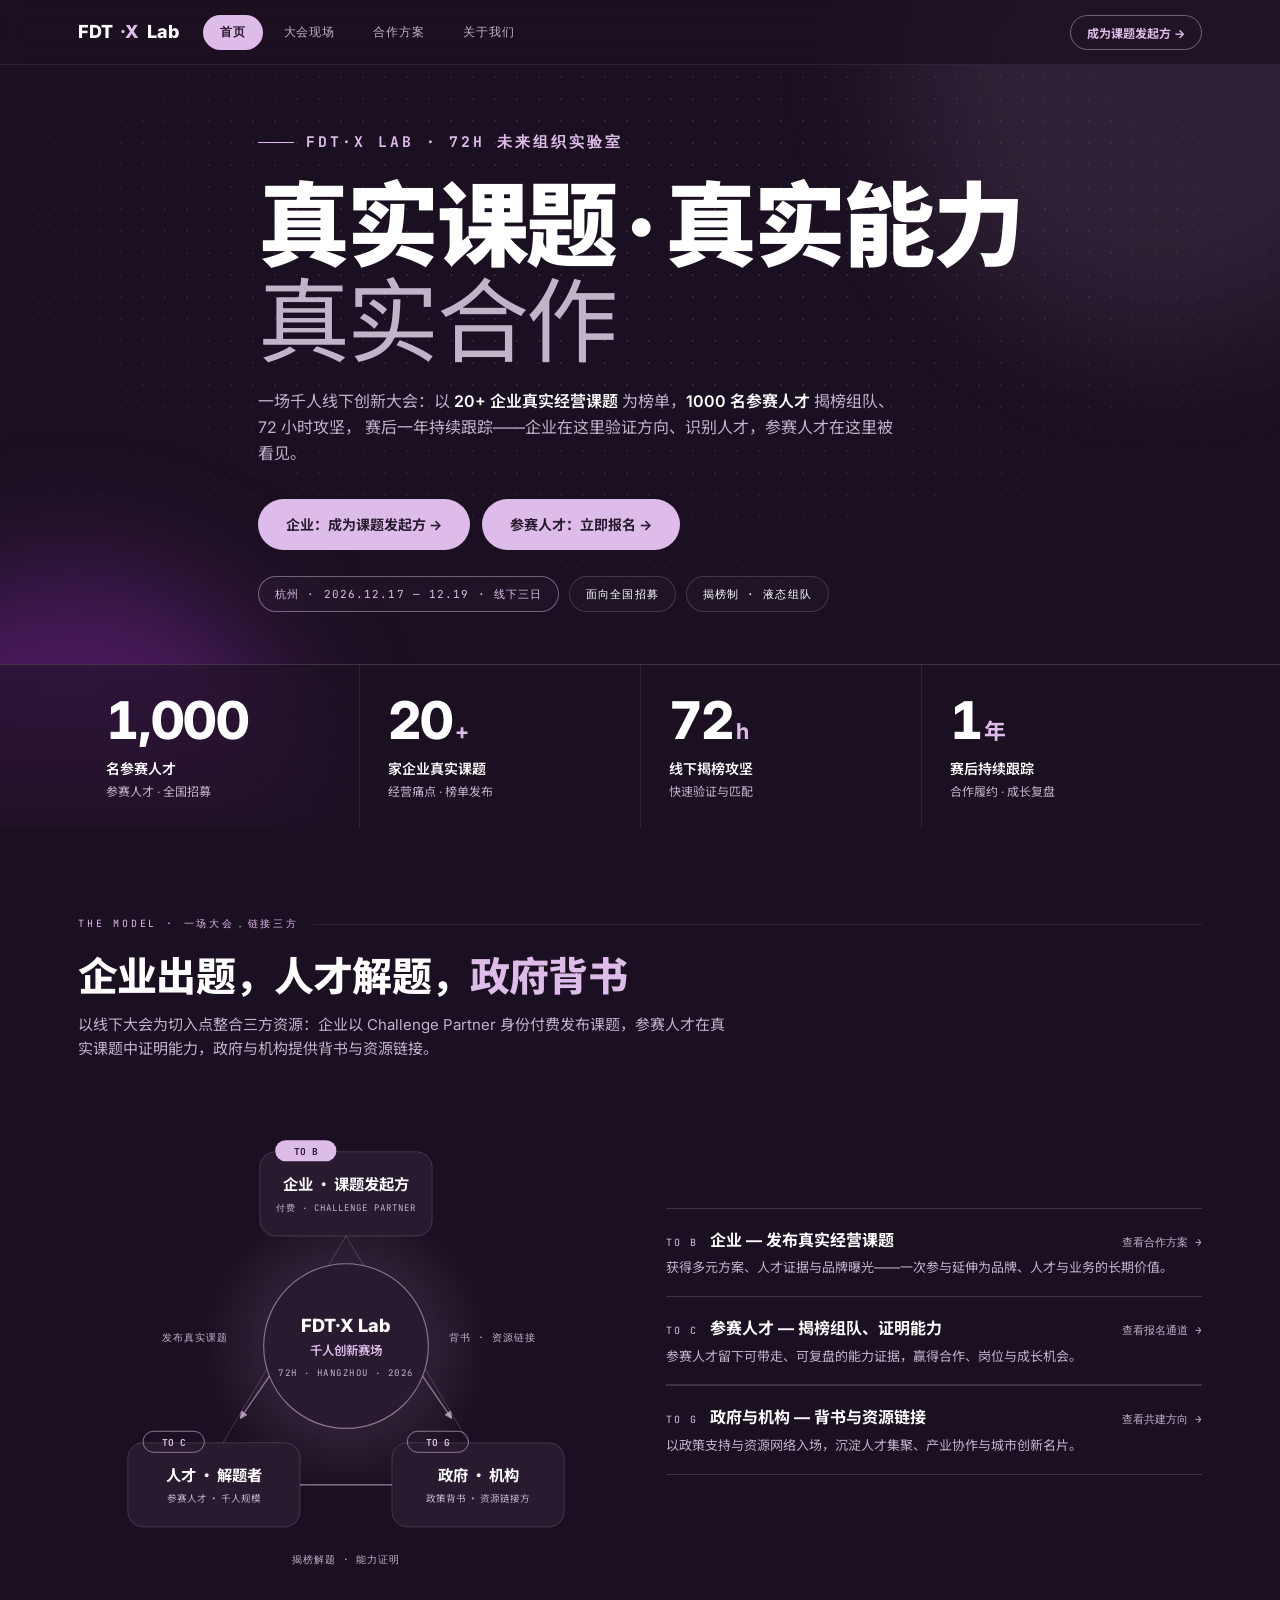
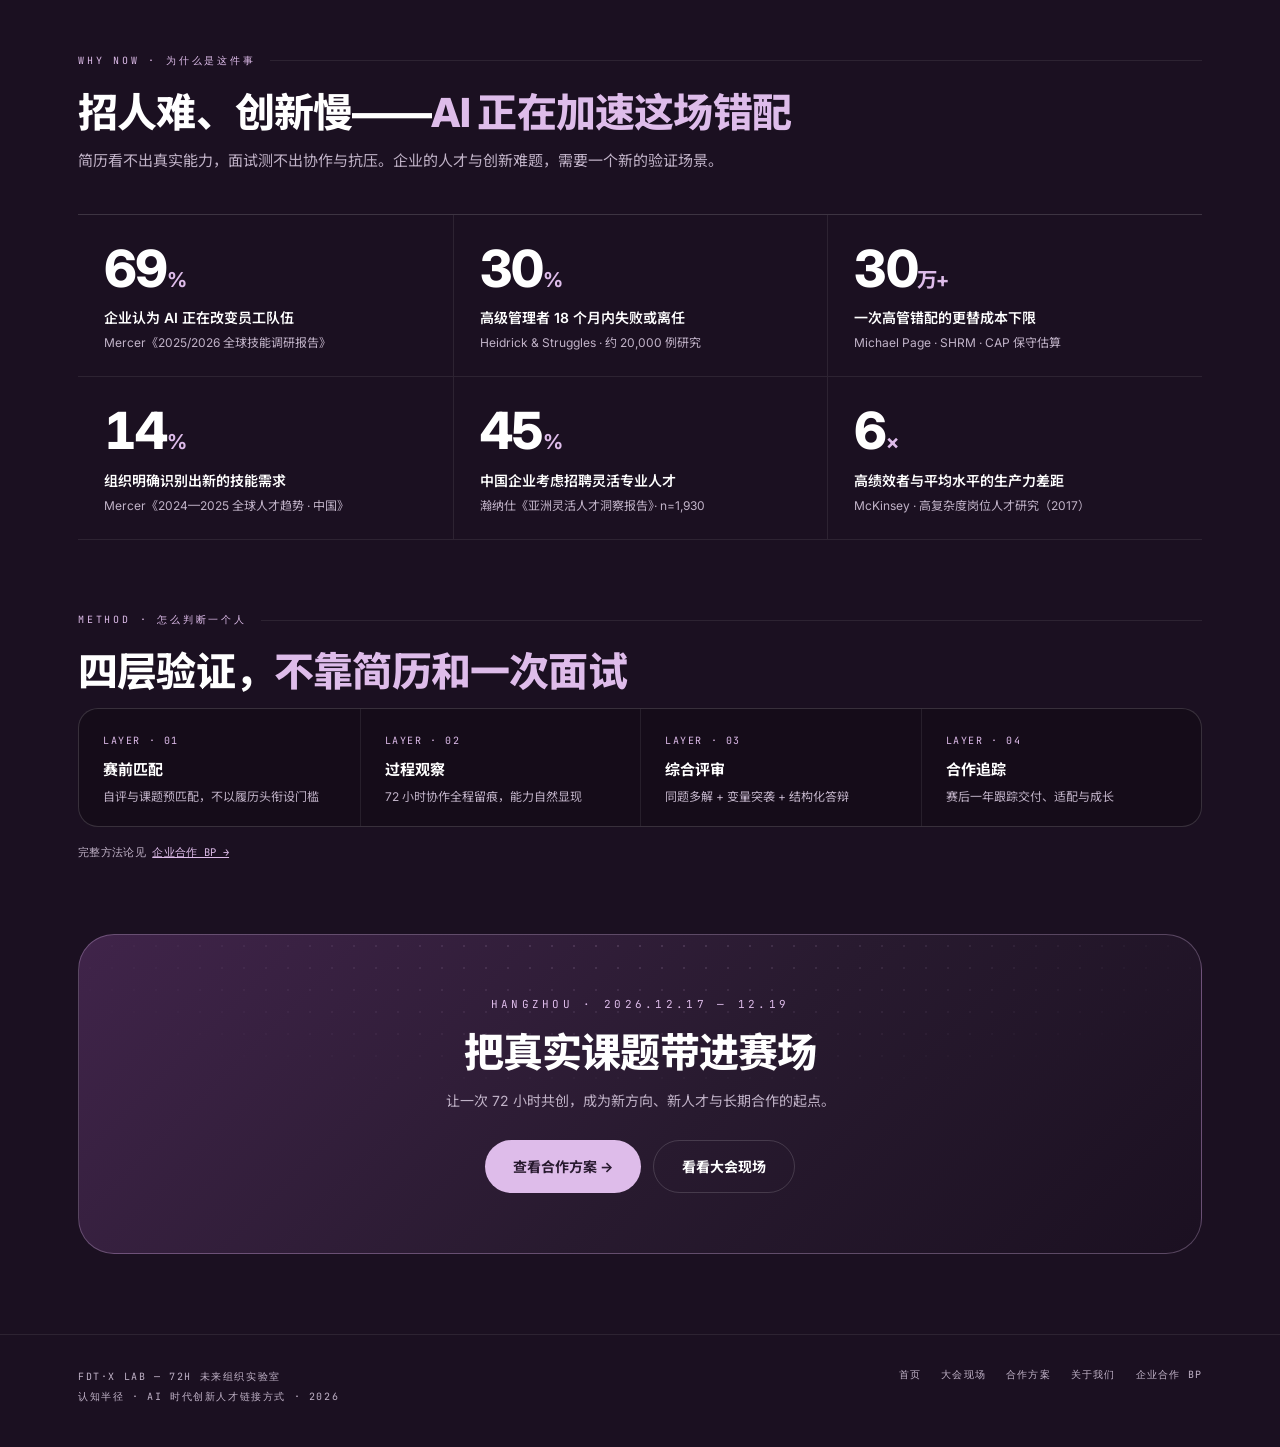
<file: fdt-x-lab/index.html>
<!DOCTYPE html>
<html lang="zh-CN">
<head>
<meta charset="UTF-8">
<meta name="viewport" content="width=device-width, initial-scale=1.0">
<title>FDT·X Lab — 72小时未来组织实验室 · 官方网站</title>
<link rel="preconnect" href="https://fonts.googleapis.com">
<link rel="preconnect" href="https://fonts.gstatic.com" crossorigin>
<link href="https://fonts.googleapis.com/css2?family=Inter:wght@400;500;600;700;800;900&family=JetBrains+Mono:wght@400;500;700&family=Noto+Sans+SC:wght@400;500;700;900&display=swap" rel="stylesheet">
<link rel="stylesheet" href="partnership.css">
<style>
:root{
  --bg:#1b1021; --navy:#281a2f;
  --card:color-mix(in oklab,#281a2f 70%,#000);
  --card-2:color-mix(in oklab,#281a2f 45%,#000);
  --mint:#debcea; --text:#fff; --muted:#c1b3c8;
  --line:hsla(0,0%,100%,.15); --line-soft:hsla(0,0%,100%,.08);
  --sans:'Inter','Noto Sans SC','PingFang SC','Microsoft YaHei',sans-serif;
  --mono:'JetBrains Mono',ui-monospace,'SF Mono',Menlo,monospace;
  --ease:cubic-bezier(.22,1,.36,1);
}
*{margin:0;padding:0;box-sizing:border-box}
html{scroll-behavior:smooth}
body{background:var(--bg);color:var(--text);font-family:var(--sans);font-size:15px;line-height:1.65;-webkit-font-smoothing:antialiased;overflow-x:hidden}
::selection{background:var(--mint);color:var(--navy)}
a{color:inherit}

/* ---------- topbar + tabs ---------- */
.topbar{position:fixed;inset:0 0 auto 0;z-index:100;background:color-mix(in oklab,var(--bg) 78%,transparent);backdrop-filter:blur(10px);-webkit-backdrop-filter:blur(10px);border-bottom:1px solid var(--line-soft)}
.topbar-in{max-width:1180px;margin:0 auto;padding:0 28px;height:64px;display:flex;align-items:center;gap:24px}
.wordmark{font-weight:800;font-size:18px;letter-spacing:-.01em;text-decoration:none;display:flex;align-items:center;gap:8px;flex-shrink:0;cursor:pointer}
.wordmark .x{color:var(--mint)}
.tabs{display:flex;gap:4px;flex:1;overflow-x:auto;scrollbar-width:none}
.tabs::-webkit-scrollbar{display:none}
.tab{
  font-family:var(--mono);font-size:12px;letter-spacing:.08em;color:var(--muted);
  padding:8px 16px;border-radius:999px;cursor:pointer;white-space:nowrap;border:1px solid transparent;
  background:none;transition:all .3s var(--ease);
}
.tab:hover{color:var(--text)}
.tab.on{color:var(--navy);background:var(--mint);font-weight:700}
.top-cta{
  flex-shrink:0;font-size:12px;font-weight:700;text-decoration:none;color:var(--mint);
  border:1px solid rgba(222,188,234,.45);border-radius:999px;padding:8px 16px;transition:all .3s var(--ease);cursor:pointer;background:none;font-family:var(--sans);
}
.top-cta:hover{background:var(--mint);color:var(--navy)}

/* ---------- views ---------- */
.view{display:none}
.view.active{display:block;animation:vin .5s var(--ease)}
@keyframes vin{from{opacity:0;transform:translateY(14px)}to{opacity:1;transform:none}}
.wrap{max-width:1180px;margin:0 auto;padding:0 28px}
.blk{padding:88px 0 72px;position:relative}
.folio{font-family:var(--mono);font-size:10px;letter-spacing:.28em;text-transform:uppercase;color:var(--mint);display:flex;align-items:center;gap:14px;margin-bottom:20px}
.folio::after{content:'';flex:1;height:1px;background:var(--line-soft)}
h2{font-size:clamp(26px,3.8vw,40px);font-weight:800;letter-spacing:-.02em;line-height:1.2;margin-bottom:12px}
h2 .hl{color:var(--mint)}
.lede{color:var(--muted);font-size:15px;max-width:660px;margin-bottom:40px}
.reveal{opacity:0;transform:translateY(20px);transition:opacity .8s var(--ease),transform .8s var(--ease)}
.reveal.in{opacity:1;transform:none}

/* ---------- hero ---------- */
.hero{min-height:92svh;display:flex;flex-direction:column;justify-content:center;padding:130px 0 0;position:relative;overflow:hidden}
.hero::before{content:'';position:absolute;inset:0;background-image:radial-gradient(hsla(0,0%,100%,.09) 1px,transparent 1px);background-size:22px 22px;mask-image:radial-gradient(ellipse 90% 70% at 50% 30%,#000 20%,transparent 75%);-webkit-mask-image:radial-gradient(ellipse 90% 70% at 50% 30%,#000 20%,transparent 75%)}
.orb{position:absolute;border-radius:50%;filter:blur(60px);pointer-events:none}
.orb-1{width:520px;height:520px;background:rgba(222,188,234,.10);top:-180px;right:-140px}
.orb-2{width:460px;height:460px;background:rgba(111,36,142,.55);bottom:-200px;left:-160px}
.hero-inner{position:relative;z-index:2}
.hero-eyebrow{font-family:var(--mono);font-size:clamp(13px,1.15vw,16px);font-weight:700;letter-spacing:.2em;text-transform:uppercase;color:var(--mint);margin-bottom:24px;display:flex;align-items:center;gap:12px}
.hero-eyebrow::before{content:'';width:36px;height:1px;background:var(--mint)}
.hero h1{font-size:clamp(40px,7.6vw,92px);font-weight:900;letter-spacing:-.03em;line-height:1.04;margin-bottom:18px}
.hero h1 .thin{font-weight:400;color:var(--muted)}
.hero-desc{color:var(--muted);font-size:16px;max-width:640px;margin-bottom:32px}
.hero-desc b{color:var(--text);font-weight:600}
.hero-cta{display:flex;gap:12px;flex-wrap:wrap;margin-bottom:26px}
.btn{display:inline-flex;align-items:center;gap:10px;text-decoration:none;border-radius:999px;padding:14px 28px;font-weight:700;font-size:14px;transition:all .35s var(--ease);cursor:pointer;border:none;font-family:var(--sans)}
.btn-mint{background:var(--mint);color:var(--navy)}
.btn-mint:hover{transform:translateY(-3px);box-shadow:0 14px 34px rgba(222,188,234,.28)}
.btn-ghost{border:1px solid var(--line);color:var(--text);background:none}
.btn-ghost:hover{border-color:var(--mint);color:var(--mint)}
.hero-meta{display:flex;flex-wrap:wrap;gap:10px;margin-bottom:52px}
.chip{font-family:var(--mono);font-size:11px;letter-spacing:.1em;border:1px solid var(--line);border-radius:999px;padding:8px 16px;display:inline-flex;align-items:center;gap:8px;background:rgba(255,255,255,.02)}
.chip.hot{border-color:rgba(222,188,234,.45);color:var(--mint)}
.ledger{border-top:1px solid var(--line);position:relative;z-index:2;background:linear-gradient(180deg,rgba(27,16,33,.55),rgba(27,16,33,.9))}
.ledger-grid{display:grid;grid-template-columns:repeat(4,1fr)}
.stat{padding:30px 28px 26px;border-left:1px solid var(--line-soft);transition:background .4s var(--ease)}
.stat:first-child{border-left:none}
.stat:hover{background:rgba(222,188,234,.04)}
.stat .num{font-size:clamp(34px,4.2vw,52px);font-weight:800;letter-spacing:-.03em;line-height:1;font-variant-numeric:tabular-nums}
.stat .num small{font-size:.42em;font-weight:700;color:var(--mint);margin-left:2px}
.stat .lab{font-weight:600;font-size:14px;margin-top:10px}
.stat .sub{color:var(--muted);font-size:12px;margin-top:2px}

/* ---------- stat wall ---------- */
.statwall{display:grid;grid-template-columns:repeat(3,1fr);border-top:1px solid var(--line)}
.cell{padding:28px 26px 24px;border-left:1px solid var(--line-soft);border-bottom:1px solid var(--line-soft);transition:background .4s var(--ease)}
.cell:nth-child(3n+1){border-left:none}
.cell:hover{background:rgba(222,188,234,.04)}
.cell .num{font-size:clamp(36px,4vw,52px);font-weight:800;letter-spacing:-.03em;line-height:1;font-variant-numeric:tabular-nums}
.cell .num small{font-size:.4em;color:var(--mint);font-weight:700}
.cell h4{font-size:14px;font-weight:600;margin:12px 0 4px}
.cell p{color:var(--muted);font-size:12px;line-height:1.6}

/* ---------- model ---------- */
.model{display:grid;grid-template-columns:1fr 1fr;gap:52px;align-items:center}
.model svg{width:100%;height:auto;display:block}
.role{border-top:1px solid var(--line);padding:18px 0;cursor:pointer;transition:padding-left .3s var(--ease)}
.role:hover{padding-left:8px}
.role:last-of-type{border-bottom:1px solid var(--line)}
.role .who{display:flex;align-items:baseline;gap:12px;margin-bottom:4px;flex-wrap:wrap}
.role .who .k{font-family:var(--mono);font-size:10px;letter-spacing:.2em;color:var(--mint)}
.role .who h4{font-size:16px;font-weight:700}
.role .who .go{margin-left:auto;font-family:var(--mono);font-size:11px;color:var(--muted)}
.role:hover .go{color:var(--mint)}
.role p{color:var(--muted);font-size:13px;line-height:1.6}

/* ---------- four layer strip ---------- */
.fl{display:grid;grid-template-columns:repeat(4,1fr);border:1px solid var(--line);border-radius:20px;overflow:hidden;background:var(--card)}
.fl-i{padding:24px 24px 20px;border-left:1px solid var(--line-soft)}
.fl-i:first-child{border-left:none}
.fl-i .ln{font-family:var(--mono);font-size:10px;letter-spacing:.16em;color:var(--mint);margin-bottom:8px}
.fl-i h4{font-size:15px;font-weight:700;margin-bottom:4px}
.fl-i p{color:var(--muted);font-size:12px;line-height:1.6}
</style>
<style>
/* ---------- venue ---------- */
.info-bar{display:flex;flex-wrap:wrap;gap:10px;margin-bottom:40px}
.floorplan{background:var(--card);border:1px solid var(--line);border-radius:24px;padding:28px;margin-bottom:16px}
.floorplan svg{width:100%;height:auto;display:block}
.plan-legend{display:grid;grid-template-columns:repeat(3,1fr);gap:1px;background:var(--line-soft);border:1px solid var(--line-soft);border-radius:16px;overflow:hidden}
.pl{background:var(--bg);padding:14px 18px;display:flex;gap:12px;align-items:baseline}
.pl .pl-k{font-family:var(--mono);font-size:11px;font-weight:700;color:var(--navy);background:var(--mint);border-radius:6px;padding:2px 7px;flex-shrink:0}
.pl .pl-k.dim{background:transparent;border:1px solid rgba(222,188,234,.5);color:var(--mint)}
.pl b{font-size:13px;font-weight:700}
.pl span{color:var(--muted);font-size:11.5px}
/* agenda */
.agenda{border-top:1px solid var(--line)}
.ag-row{display:grid;grid-template-columns:150px 1fr;gap:28px;padding:26px 0;border-bottom:1px solid var(--line-soft)}
.ag-row .d{font-family:var(--mono);font-size:11px;letter-spacing:.14em;color:var(--mint);padding-top:4px}
.ag-row .d small{display:block;color:var(--muted);margin-top:4px;letter-spacing:.04em}
.ag-row h4{font-size:17px;font-weight:700;margin-bottom:8px}
.ag-tags{display:flex;flex-wrap:wrap;gap:8px}
.tag{font-size:12px;font-weight:500;border:1px solid var(--line);border-radius:999px;padding:5px 13px;color:var(--muted)}
.tag.m{color:var(--mint);border-color:rgba(222,188,234,.4)}
/* mechanism cards */
.mech{display:grid;grid-template-columns:repeat(4,1fr);gap:20px}
.m-card{background:var(--card);border:1px solid var(--line);border-radius:16px;padding:24px 22px 20px;transition:transform .4s var(--ease),box-shadow .4s var(--ease)}
.m-card:hover{transform:translateY(-4px);box-shadow:0 18px 44px rgba(0,0,0,.45)}
.m-card .k{font-family:var(--mono);font-size:10px;letter-spacing:.2em;color:var(--mint);margin-bottom:10px}
.m-card h4{font-size:15px;font-weight:700;margin-bottom:6px}
.m-card p{color:var(--muted);font-size:12.5px;line-height:1.6}

/* ---------- plans ---------- */
.track-bar{display:flex;flex-wrap:wrap;gap:10px;margin-bottom:44px}
.tiers{display:grid;grid-template-columns:repeat(3,1fr);gap:20px;align-items:stretch}
.tier{background:var(--card);border:1px solid var(--line);border-radius:24px;padding:30px 28px;display:flex;flex-direction:column;position:relative;transition:transform .4s var(--ease),box-shadow .4s var(--ease)}
.tier:hover{transform:translateY(-4px);box-shadow:0 18px 44px rgba(0,0,0,.45)}
.tier.hot{border-color:rgba(222,188,234,.55);background:color-mix(in oklab,#281a2f 82%,#000)}
.tier .badge{position:absolute;top:-12px;left:28px;font-family:var(--mono);font-size:10px;font-weight:700;letter-spacing:.14em;color:var(--navy);background:var(--mint);border-radius:999px;padding:4px 12px}
.tier .tk{font-family:var(--mono);font-size:10px;letter-spacing:.2em;color:var(--mint);margin-bottom:12px}
.tier h3{font-size:20px;font-weight:800;margin-bottom:4px}
.tier .price{font-size:26px;font-weight:800;letter-spacing:-.02em;margin:10px 0 4px;font-variant-numeric:tabular-nums}
.tier .price small{font-size:12px;color:var(--muted);font-weight:500;letter-spacing:0}
.tier .pd{font-size:11px;color:var(--muted);font-family:var(--mono);margin-bottom:18px}
.tier ul{list-style:none;flex:1;border-top:1px dashed var(--line-soft);padding-top:16px}
.tier li{font-size:13px;color:var(--muted);padding:6px 0 6px 20px;position:relative;line-height:1.55}
.tier li::before{content:'▸';position:absolute;left:0;color:var(--mint);font-family:var(--mono);font-size:11px}
.tier li b{color:var(--text);font-weight:600}
.tier .btn{justify-content:center;margin-top:20px}
.duo{display:grid;grid-template-columns:1fr 1fr;gap:20px;margin-top:56px}
.panel{background:var(--card);border:1px solid var(--line);border-radius:24px;padding:32px 30px}
.panel .pk{font-family:var(--mono);font-size:10px;letter-spacing:.2em;color:var(--mint);margin-bottom:12px}
.panel h3{font-size:19px;font-weight:800;margin-bottom:8px}
.panel > p{color:var(--muted);font-size:13px;margin-bottom:20px}
.steps{display:flex;flex-direction:column;gap:0;border-top:1px solid var(--line-soft)}
.step{display:flex;gap:16px;padding:14px 0;border-bottom:1px solid var(--line-soft);align-items:baseline}
.step .sn{font-family:var(--mono);font-size:11px;font-weight:700;color:var(--navy);background:var(--mint);border-radius:999px;min-width:26px;height:26px;display:inline-flex;align-items:center;justify-content:center;transform:translateY(4px)}
.step b{font-size:14px;font-weight:700}
.step p{color:var(--muted);font-size:12.5px;margin-top:2px}
.g-list{display:flex;flex-direction:column;gap:0;border-top:1px solid var(--line-soft)}
.g-i{padding:14px 0;border-bottom:1px solid var(--line-soft)}
.g-i b{font-size:14px;font-weight:700;display:block;margin-bottom:2px}
.g-i p{color:var(--muted);font-size:12.5px}
.note{margin-top:22px;font-family:var(--mono);font-size:10.5px;color:var(--muted);letter-spacing:.03em;opacity:.85;line-height:1.8}

/* ---------- about ---------- */
.about-grid{display:grid;grid-template-columns:1fr 1fr;gap:52px;align-items:start}
.about-intro{display:grid;grid-template-columns:minmax(0,1.3fr) minmax(280px,.7fr);gap:28px;align-items:stretch;margin-top:32px}
.about-copy{background:linear-gradient(145deg,rgba(222,188,234,.09),rgba(222,188,234,.025));border:1px solid var(--line);border-radius:24px;padding:32px}
.about-copy p{color:var(--muted);font-size:14px;line-height:1.9}
.about-facts{display:grid;grid-template-columns:1fr 1fr;gap:10px}
.about-fact{background:var(--card);border:1px solid var(--line);border-radius:16px;padding:18px}
.about-fact b{display:block;color:var(--mint);font:700 18px var(--mono);margin-bottom:7px}
.about-fact span{display:block;color:var(--muted);font-size:11px;line-height:1.6}
.about-section{margin-top:54px}
.about-section-head{display:flex;justify-content:space-between;gap:24px;align-items:end;margin-bottom:22px}
.about-section-head h3{font-size:24px;line-height:1.35}
.about-section-head p{max-width:470px;color:var(--muted);font-size:12.5px;line-height:1.8}
.founder-grid{display:grid;grid-template-columns:repeat(3,1fr);gap:16px}
.founder{background:var(--card);border:1px solid var(--line);border-radius:20px;padding:25px 23px}
.founder .no{font:10px var(--mono);letter-spacing:.18em;color:var(--mint);margin-bottom:14px}
.founder h4{font-size:18px;margin-bottom:10px}
.founder p{color:var(--muted);font-size:12px;line-height:1.8}
.co-method{display:grid;grid-template-columns:repeat(5,1fr);gap:10px;margin-top:20px}
.co-step{border-top:1px solid var(--line);padding:16px 13px 5px}
.co-step b{display:block;color:var(--mint);font:700 18px var(--mono);margin-bottom:8px}
.co-step strong{display:block;font-size:13px;margin-bottom:5px}
.co-step span{display:block;color:var(--muted);font-size:11px;line-height:1.6}
.invite-grid{display:grid;grid-template-columns:1fr 1fr;gap:16px}
.invite-card{border:1px solid var(--line);border-radius:22px;padding:28px;background:var(--card)}
.invite-card .ik{font:10px var(--mono);letter-spacing:.18em;color:var(--mint);margin-bottom:12px}
.invite-card h4{font-size:20px;margin-bottom:10px}
.invite-card p{color:var(--muted);font-size:12.5px;line-height:1.8}
.invite-card ul{list-style:none;margin-top:17px;border-top:1px solid var(--line-soft);padding-top:12px}
.invite-card li{position:relative;padding:6px 0 6px 18px;color:var(--muted);font-size:12px;line-height:1.55}
.invite-card li::before{content:'↗';position:absolute;left:0;color:var(--mint)}
.invite-actions{display:flex;gap:10px;flex-wrap:wrap;margin-top:20px}
.vision-box{margin-top:18px;border:1px solid rgba(222,188,234,.38);border-radius:26px;padding:34px;background:linear-gradient(135deg,#3b2445,#24172b)}
.vision-box h3{font-size:24px;margin-bottom:13px}
.vision-box>p{color:var(--muted);font-size:13px;line-height:1.85;max-width:860px}
.vision-points{display:grid;grid-template-columns:repeat(3,1fr);gap:10px;margin-top:22px}
.vision-point{border-top:1px solid rgba(222,188,234,.24);padding-top:13px;color:#f8effb;font-size:12px;line-height:1.65}
.vision-sign{margin-top:24px;color:var(--mint);font:10px var(--mono);letter-spacing:.13em}
.kv{border-top:1px solid var(--line)}
.kv-i{display:grid;grid-template-columns:110px 1fr;gap:16px;padding:14px 0;border-bottom:1px solid var(--line-soft);font-size:13px}
.kv-i .kk{font-family:var(--mono);font-size:10px;letter-spacing:.16em;color:var(--muted);text-transform:uppercase;padding-top:3px}
.kv-i b{font-weight:600}
.cap-grid{display:grid;grid-template-columns:repeat(4,1fr);gap:1px;background:var(--line-soft);border:1px solid var(--line-soft)}
.cap{background:var(--bg);padding:20px 18px 16px}
.cap .zh{font-size:15px;font-weight:800;display:flex;align-items:baseline;gap:8px}
.cap .zh i{font-style:normal;font-family:var(--mono);font-size:8.5px;letter-spacing:.16em;color:var(--mint);text-transform:uppercase;font-weight:500}
.cap p{color:var(--muted);font-size:11px;line-height:1.6;margin-top:6px}
.contact{background:var(--card);border:1px solid var(--line);border-radius:20px;padding:28px}
.contact .row{display:flex;justify-content:space-between;gap:16px;padding:10px 0;border-bottom:1px dashed var(--line-soft);font-size:13px;flex-wrap:wrap}
.contact .row:last-child{border-bottom:none}
.contact .row .ck{font-family:var(--mono);font-size:10px;letter-spacing:.16em;color:var(--muted);text-transform:uppercase}
.contact .row b{font-weight:600}
.contact .row b.soon{color:var(--mint);font-family:var(--mono);font-size:11px;letter-spacing:.06em}

/* ---------- shared banner/footer ---------- */
.cta{padding:0 0 80px}
.cta-box{border-radius:36px;padding:60px 48px;text-align:center;position:relative;overflow:hidden;background:linear-gradient(135deg,#40244a 0%,#281a2f 55%,#1b1021 100%);border:1px solid rgba(222,188,234,.3)}
.cta-box::before{content:'';position:absolute;inset:0;background-image:radial-gradient(rgba(222,188,234,.16) 1px,transparent 1px);background-size:22px 22px;mask-image:radial-gradient(ellipse 80% 80% at 50% 0%,#000,transparent 70%);-webkit-mask-image:radial-gradient(ellipse 80% 80% at 50% 0%,#000,transparent 70%)}
.cta-box > *{position:relative}
.cta-box .k{font-family:var(--mono);font-size:11px;letter-spacing:.3em;color:var(--mint);text-transform:uppercase;margin-bottom:16px}
.cta-box h2{margin-bottom:12px}
.cta-box p{color:var(--muted);max-width:520px;margin:0 auto 28px;font-size:14px}
.cta-row{display:flex;gap:12px;justify-content:center;flex-wrap:wrap}
footer{border-top:1px solid var(--line-soft);padding:32px 0 40px}
.foot{display:flex;justify-content:space-between;gap:20px;flex-wrap:wrap;align-items:flex-start}
.foot .fm{font-family:var(--mono);font-size:10px;letter-spacing:.16em;color:var(--muted);text-transform:uppercase;line-height:2}
.foot .fl-links{display:flex;gap:20px;font-family:var(--mono);font-size:10px;letter-spacing:.12em;text-transform:uppercase}
.foot .fl-links a{color:var(--muted);text-decoration:none;cursor:pointer}
.foot .fl-links a:hover{color:var(--mint)}

/* ---------- responsive ---------- */
@media(max-width:960px){
  .ledger-grid,.fl,.mech{grid-template-columns:repeat(2,1fr)}
  .stat:nth-child(3),.fl-i:nth-child(3){border-left:none}
  .stat,.fl-i{border-top:1px solid var(--line-soft)}
  .stat:nth-child(-n+2),.fl-i:nth-child(-n+2){border-top:none}
  .statwall{grid-template-columns:repeat(2,1fr)}
  .cell:nth-child(3n+1){border-left:1px solid var(--line-soft)}
  .cell:nth-child(odd){border-left:none}
  .model,.about-grid,.duo{grid-template-columns:1fr;gap:32px}
  .about-intro{grid-template-columns:1fr}.founder-grid{grid-template-columns:1fr}.co-method{grid-template-columns:repeat(2,1fr)}
  .vision-points{grid-template-columns:1fr}
  .tiers{grid-template-columns:1fr}
  .tier.hot{order:-1}
  .plan-legend{grid-template-columns:repeat(2,1fr)}
  .cap-grid{grid-template-columns:repeat(2,1fr)}
}
@media(max-width:600px){
  .blk{padding:56px 0 48px}
  .ledger-grid,.statwall,.fl,.mech,.cap-grid,.plan-legend{grid-template-columns:1fr}
  .stat,.fl-i,.cell{border-left:none !important;border-top:1px solid var(--line-soft)}
  .stat:first-child,.fl-i:first-child{border-top:none}
  .cta-box{padding:44px 24px}
  .topbar-in{padding:0 16px;gap:12px}
  .top-cta{display:none}
  .ag-row{grid-template-columns:1fr;gap:8px}
  .about-copy{padding:24px}.about-facts,.invite-grid,.co-method{grid-template-columns:1fr}.about-section-head{display:block}.about-section-head p{margin-top:10px}.vision-box{padding:26px 22px}
}
</style>
</head>
<body>

<header class="topbar">
  <div class="topbar-in">
    <a class="wordmark" data-go="home">FDT<span class="x">·X</span> Lab</a>
    <nav class="tabs">
      <button class="tab on" data-go="home">首页</button>
      <button class="tab" data-go="venue">大会现场</button>
      <button class="tab" data-go="plans">合作方案</button>
      <button class="tab" data-go="about">关于我们</button>
    </nav>
    <button class="top-cta" data-go="plans">成为课题发起方 →</button>
  </div>
</header>

<!-- ==================== VIEW · HOME ==================== -->
<main class="view active" id="view-home">

  <section class="hero">
    <div class="orb orb-1"></div>
    <div class="orb orb-2"></div>
    <div class="wrap hero-inner">
      <div class="hero-eyebrow reveal">FDT·X LAB · 72H 未来组织实验室</div>
      <h1 class="reveal">真实课题 · 真实能力<br><span class="thin">真实合作</span></h1>
      <p class="hero-desc reveal">
        一场千人线下创新大会：以 <b>20+ 企业真实经营课题</b> 为榜单，<b>1000 名参赛人才</b> 揭榜组队、72 小时攻坚，
        赛后一年持续跟踪——企业在这里验证方向、识别人才，参赛人才在这里被看见。
      </p>
      <div class="hero-cta reveal">
        <a class="btn btn-mint" data-go="plans">企业：成为课题发起方 →</a>
        <a class="btn btn-mint" href="signup.html">参赛人才：立即报名 →</a>
      </div>
      <div class="hero-meta reveal">
        <span class="chip hot">杭州 · 2026.12.17 — 12.19 · 线下三日</span>
        <span class="chip">面向全国招募</span>
        <span class="chip">揭榜制 · 液态组队</span>
      </div>
    </div>
    <div class="ledger">
      <div class="wrap">
        <div class="ledger-grid">
          <div class="stat reveal"><div class="num"><span data-count="1000" data-comma="1">0</span></div><div class="lab">名参赛人才</div><div class="sub">参赛人才 · 全国招募</div></div>
          <div class="stat reveal"><div class="num"><span data-count="20">0</span><small>+</small></div><div class="lab">家企业真实课题</div><div class="sub">经营痛点 · 榜单发布</div></div>
          <div class="stat reveal"><div class="num"><span data-count="72">0</span><small>h</small></div><div class="lab">线下揭榜攻坚</div><div class="sub">快速验证与匹配</div></div>
          <div class="stat reveal"><div class="num"><span data-count="1">0</span><small>年</small></div><div class="lab">赛后持续跟踪</div><div class="sub">合作履约 · 成长复盘</div></div>
        </div>
      </div>
    </div>
  </section>

  <!-- 三方模式 -->
  <section class="blk">
    <div class="wrap">
      <div class="folio reveal">THE MODEL · 一场大会，链接三方</div>
      <h2 class="reveal">企业出题，人才解题，<span class="hl">政府背书</span></h2>
      <p class="lede reveal">以线下大会为切入点整合三方资源：企业以 Challenge Partner 身份付费发布课题，参赛人才在真实课题中证明能力，政府与机构提供背书与资源链接。</p>
      <div class="model">
        <div class="reveal">
          <svg viewBox="0 0 560 500" fill="none" role="img" aria-label="三方生态图">
            <defs>
              <radialGradient id="hubGlow" cx="50%" cy="50%" r="50%">
                <stop offset="0%" stop-color="#debcea" stop-opacity=".22"/>
                <stop offset="100%" stop-color="#debcea" stop-opacity="0"/>
              </radialGradient>
              <marker id="arr" viewBox="0 0 10 10" refX="8" refY="5" markerWidth="6" markerHeight="6" orient="auto-start-reverse">
                <path d="M0 0L10 5L0 10z" fill="#debcea" fill-opacity=".7"/>
              </marker>
            </defs>
            <circle cx="280" cy="255" r="150" fill="url(#hubGlow)"/>
            <line x1="280" y1="140" x2="142" y2="372" stroke="hsla(0,0%,100%,.18)" stroke-width="1"/>
            <line x1="280" y1="140" x2="418" y2="372" stroke="hsla(0,0%,100%,.18)" stroke-width="1"/>
            <line x1="142" y1="400" x2="418" y2="400" stroke="hsla(0,0%,100%,.18)" stroke-width="1"/>
            <line x1="262" y1="196" x2="170" y2="330" stroke="#debcea" stroke-opacity=".55" stroke-width="1.4" marker-end="url(#arr)"/>
            <line x1="298" y1="196" x2="390" y2="330" stroke="#debcea" stroke-opacity=".55" stroke-width="1.4" marker-end="url(#arr)"/>
            <line x1="196" y1="400" x2="364" y2="400" stroke="#debcea" stroke-opacity=".55" stroke-width="1.4" marker-end="url(#arr)"/>
            <g font-family="'JetBrains Mono',monospace" font-size="10" fill="#c1b3c8" letter-spacing="1">
              <text x="88" y="250">发布真实课题</text>
              <text x="388" y="250">背书 · 资源链接</text>
              <text x="280" y="482" text-anchor="middle">揭榜解题 · 能力证明</text>
            </g>
            <circle cx="280" cy="255" r="86" fill="#281a2f" stroke="#debcea" stroke-opacity=".55" stroke-width="1.2"/>
            <circle cx="280" cy="255" r="86" fill="none" stroke="#debcea" stroke-opacity=".2" stroke-width="1">
              <animate attributeName="r" values="86;98;86" dur="3.4s" repeatCount="indefinite"/>
              <animate attributeName="stroke-opacity" values=".35;0;.35" dur="3.4s" repeatCount="indefinite"/>
            </circle>
            <text x="280" y="240" text-anchor="middle" font-family="'Inter','Noto Sans SC',sans-serif" font-weight="800" font-size="19" fill="#fff">FDT·X Lab</text>
            <text x="280" y="264" text-anchor="middle" font-family="'Noto Sans SC',sans-serif" font-weight="600" font-size="13" fill="#debcea">千人创新赛场</text>
            <text x="280" y="286" text-anchor="middle" font-family="'JetBrains Mono',monospace" font-size="9.5" fill="#c1b3c8" letter-spacing="1.5">72H · HANGZHOU · 2026</text>
            <g>
              <rect x="190" y="52" width="180" height="88" rx="16" fill="#281a2f" stroke="hsla(0,0%,100%,.15)"/>
              <rect x="206" y="40" width="64" height="22" rx="11" fill="#debcea"/>
              <text x="238" y="55" text-anchor="middle" font-family="'JetBrains Mono',monospace" font-weight="700" font-size="10" fill="#281a2f">TO B</text>
              <text x="280" y="92" text-anchor="middle" font-family="'Noto Sans SC',sans-serif" font-weight="700" font-size="16" fill="#fff">企业 · 课题发起方</text>
              <text x="280" y="114" text-anchor="middle" font-family="'JetBrains Mono',monospace" font-size="9.5" fill="#c1b3c8" letter-spacing="1">付费 · CHALLENGE PARTNER</text>
            </g>
            <g>
              <rect x="52" y="356" width="180" height="88" rx="16" fill="#281a2f" stroke="hsla(0,0%,100%,.15)"/>
              <rect x="68" y="344" width="64" height="22" rx="11" fill="none" stroke="#debcea" stroke-opacity=".6"/>
              <text x="100" y="359" text-anchor="middle" font-family="'JetBrains Mono',monospace" font-weight="700" font-size="10" fill="#debcea">TO C</text>
              <text x="142" y="396" text-anchor="middle" font-family="'Noto Sans SC',sans-serif" font-weight="700" font-size="16" fill="#fff">人才 · 解题者</text>
              <text x="142" y="418" text-anchor="middle" font-family="'Noto Sans SC',sans-serif" font-size="10" fill="#c1b3c8">参赛人才 · 千人规模</text>
            </g>
            <g>
              <rect x="328" y="356" width="180" height="88" rx="16" fill="#281a2f" stroke="hsla(0,0%,100%,.15)"/>
              <rect x="344" y="344" width="64" height="22" rx="11" fill="none" stroke="#debcea" stroke-opacity=".6"/>
              <text x="376" y="359" text-anchor="middle" font-family="'JetBrains Mono',monospace" font-weight="700" font-size="10" fill="#debcea">TO G</text>
              <text x="418" y="396" text-anchor="middle" font-family="'Noto Sans SC',sans-serif" font-weight="700" font-size="16" fill="#fff">政府 · 机构</text>
              <text x="418" y="418" text-anchor="middle" font-family="'Noto Sans SC',sans-serif" font-size="10" fill="#c1b3c8">政策背书 · 资源链接方</text>
            </g>
          </svg>
        </div>
        <div>
          <div class="role reveal" data-go="plans">
            <div class="who"><span class="k">TO B</span><h4>企业 — 发布真实经营课题</h4><span class="go">查看合作方案 →</span></div>
            <p>获得多元方案、人才证据与品牌曝光——一次参与延伸为品牌、人才与业务的长期价值。</p>
          </div>
          <a class="role reveal" href="signup.html" style="display:block;text-decoration:none">
            <div class="who"><span class="k">TO C</span><h4>参赛人才 — 揭榜组队、证明能力</h4><span class="go">查看报名通道 →</span></div>
            <p>参赛人才留下可带走、可复盘的能力证据，赢得合作、岗位与成长机会。</p>
          </a>
          <div class="role reveal" data-go="plans">
            <div class="who"><span class="k">TO G</span><h4>政府与机构 — 背书与资源链接</h4><span class="go">查看共建方向 →</span></div>
            <p>以政策支持与资源网络入场，沉淀人才集聚、产业协作与城市创新名片。</p>
          </div>
        </div>
      </div>
    </div>
  </section>

  <!-- 数据墙 -->
  <section class="blk" style="padding-top:0">
    <div class="wrap">
      <div class="folio reveal">WHY NOW · 为什么是这件事</div>
      <h2 class="reveal">招人难、创新慢——<span class="hl">AI 正在加速这场错配</span></h2>
      <p class="lede reveal">简历看不出真实能力，面试测不出协作与抗压。企业的人才与创新难题，需要一个新的验证场景。</p>
      <div class="statwall">
        <div class="cell reveal"><div class="num"><span data-count="91">0</span><small>%</small></div><h4>企业认为 AI 正在改变员工队伍</h4><p>Mercer《2025/2026 全球技能调研报告》</p></div>
        <div class="cell reveal"><div class="num"><span data-count="40">0</span><small>%</small></div><h4>高级管理者 18 个月内失败或离任</h4><p>Heidrick &amp; Struggles · 约 20,000 例研究</p></div>
        <div class="cell reveal"><div class="num"><span data-count="40">0</span><small>万+</small></div><h4>一次高管错配的更替成本下限</h4><p>Michael Page · SHRM · CAP 保守估算</p></div>
        <div class="cell reveal"><div class="num"><span data-count="18">0</span><small>%</small></div><h4>组织明确识别出新的技能需求</h4><p>Mercer《2024—2025 全球人才趋势 · 中国》</p></div>
        <div class="cell reveal"><div class="num"><span data-count="59">0</span><small>%</small></div><h4>中国企业考虑招聘灵活专业人才</h4><p>瀚纳仕《亚洲灵活人才洞察报告》· n=1,930</p></div>
        <div class="cell reveal"><div class="num"><span data-count="8">0</span><small>×</small></div><h4>高绩效者与平均水平的生产力差距</h4><p>McKinsey · 高复杂度岗位人才研究（2017）</p></div>
      </div>
    </div>
  </section>

  <!-- 四层验证 strip -->
  <section class="blk" style="padding-top:0">
    <div class="wrap">
      <div class="folio reveal">METHOD · 怎么判断一个人</div>
      <h2 class="reveal">四层验证，<span class="hl">不靠简历和一次面试</span></h2>
      <div class="fl reveal">
        <div class="fl-i"><div class="ln">LAYER · 01</div><h4>赛前匹配</h4><p>自评与课题预匹配，不以履历头衔设门槛</p></div>
        <div class="fl-i"><div class="ln">LAYER · 02</div><h4>过程观察</h4><p>72 小时协作全程留痕，能力自然显现</p></div>
        <div class="fl-i"><div class="ln">LAYER · 03</div><h4>综合评审</h4><p>同题多解 + 变量突袭 + 结构化答辩</p></div>
        <div class="fl-i"><div class="ln">LAYER · 04</div><h4>合作追踪</h4><p>赛后一年跟踪交付、适配与成长</p></div>
      </div>
      <div class="note reveal" style="margin-top:16px">完整方法论见 <a href="bp.html" style="color:var(--mint)">企业合作 BP →</a></div>
    </div>
  </section>

  <section class="cta">
    <div class="wrap">
      <div class="cta-box reveal">
        <div class="k">HANGZHOU · 2026.12.17 — 12.19</div>
        <h2>把真实课题带进赛场</h2>
        <p>让一次 72 小时共创，成为新方向、新人才与长期合作的起点。</p>
        <div class="cta-row">
          <a class="btn btn-mint" data-go="plans">查看合作方案 →</a>
          <a class="btn btn-ghost" data-go="venue">看看大会现场</a>
        </div>
      </div>
    </div>
  </section>

  </main>
  <main class="view" id="view-plans">
  <section class="blk" style="padding-top:32px">
    <div class="wrap">
      <section class="partner-bp" aria-labelledby="partner-title">
        <div class="p-heading reveal">
          <div><div class="folio">PARTNERSHIP · 企业合作路径</div><h2 id="partner-title">让一次参与，<br><span>同时产生业务与品牌价值</span></h2><div class="p-meta">2026 YEAR-END CO-CREATION EVENT · HANGZHOU</div></div>
          <p>围绕企业真实需求、品牌场景与影响力目标，选择一条更接近当前任务的合作路径。</p>
        </div>
        <div class="p-paths" role="tablist" aria-label="三类企业合作路径">
          <button class="p-path" type="button" role="tab" aria-selected="true" aria-controls="detail-project" data-partner-path><span class="p-path-top"><span>01 · BUSINESS VALUE</span><span class="p-path-badge">真实课题驱动</span></span><h3>课题共创</h3><span class="p-path-desc">把经营问题带进赛场，获得多元解法与人才连接</span><svg class="p-route-art" viewBox="0 0 360 120" fill="none" aria-hidden="true"><path d="M22 86C72 20 124 96 176 48S276 25 338 72" stroke="currentColor" stroke-width="2" stroke-dasharray="4 7"/><circle cx="22" cy="86" r="6" fill="currentColor"/><circle cx="176" cy="48" r="6" fill="currentColor"/><circle cx="338" cy="72" r="6" fill="currentColor"/><text x="14" y="111" fill="currentColor" font-size="11">真实问题</text><text x="151" y="29" fill="currentColor" font-size="11">共创验证</text><text x="295" y="103" fill="currentColor" font-size="11">可推进成果</text></svg><span class="p-path-bottom"><span class="p-price">¥49,800<small>起</small></span><span class="p-link-hint">查看权益 →</span></span></button>
          <button class="p-path" type="button" role="tab" aria-selected="false" aria-controls="detail-brand" data-partner-path><span class="p-path-top"><span>02 · BRAND VALUE</span><span class="p-path-badge">场景触达</span></span><h3>品牌场景合作</h3><span class="p-path-desc">从信息触达走向体验、内容与现场关系</span><svg class="p-route-art" viewBox="0 0 360 120" fill="none" aria-hidden="true"><rect x="29" y="27" width="54" height="70" rx="12" stroke="currentColor"/><rect x="111" y="27" width="54" height="70" rx="12" stroke="currentColor"/><rect x="193" y="27" width="54" height="70" rx="12" stroke="currentColor"/><rect x="275" y="27" width="54" height="70" rx="12" stroke="currentColor"/><path d="M84 62h25m54 0h25m54 0h25" stroke="currentColor"/><circle cx="56" cy="62" r="10" fill="currentColor"/><path d="M139 48v28m-10-14h20M219 49l22 26m0-26-22 26M302 46v32" stroke="#1b1021" stroke-width="2"/><text x="25" y="113" fill="currentColor" font-size="10">看见</text><text x="107" y="113" fill="currentColor" font-size="10">驻场</text><text x="187" y="113" fill="currentColor" font-size="10">体验</text><text x="269" y="113" fill="currentColor" font-size="10">联合</text></svg><span class="p-path-bottom"><span class="p-price">¥9,800<small>起</small></span><span class="p-link-hint">查看权益 →</span></span></button>
          <button class="p-path" type="button" role="tab" aria-selected="false" aria-controls="detail-influence" data-partner-path><span class="p-path-top"><span>03 · INTEGRATED VALUE</span><span class="p-path-badge">重点推荐</span></span><h3>影响力共创</h3><span class="p-path-desc">让品牌表达建立在真实业务行动之上</span><svg class="p-route-art" viewBox="0 0 360 120" fill="none" aria-hidden="true"><circle cx="180" cy="60" r="35" stroke="currentColor"/><circle cx="180" cy="60" r="13" fill="currentColor"/><circle cx="81" cy="60" r="22" stroke="currentColor"/><circle cx="279" cy="60" r="22" stroke="currentColor"/><path d="M103 60h64m26 0h64" stroke="currentColor"/><text x="48" y="103" fill="currentColor" font-size="11">业务行动</text><text x="153" y="17" fill="currentColor" font-size="11">整合策划</text><text x="254" y="103" fill="currentColor" font-size="11">品牌传播</text></svg><span class="p-path-bottom"><span class="p-price">¥79,800<small>起</small></span><span class="p-link-hint">查看组合 →</span></span></button>
        </div>
        <div class="p-values reveal"><div class="p-value"><svg viewBox="0 0 24 24" fill="none"><path d="M4 19V9m5 10V5m5 14v-7m5 7V3" stroke="currentColor" stroke-width="1.5"/></svg><div><strong>降低探索成本</strong><span>一笔投入，获得多项验证</span></div></div><div class="p-value"><svg viewBox="0 0 24 24" fill="none"><path d="M4 18h16M6 15l4-4 3 2 5-7" stroke="currentColor" stroke-width="1.5"/><circle cx="18" cy="6" r="2" stroke="currentColor"/></svg><div><strong>找到增长路径</strong><span>把问题变成下一步行动</span></div></div><div class="p-value"><svg viewBox="0 0 24 24" fill="none"><circle cx="12" cy="8" r="3" stroke="currentColor"/><path d="M5 20c.8-3.2 3-5 7-5s6.2 1.8 7 5M4 12H2m20 0h-2" stroke="currentColor" stroke-width="1.5"/></svg><div><strong>验证组织边界</strong><span>让跨界协作真实发生</span></div></div><div class="p-value"><svg viewBox="0 0 24 24" fill="none"><path d="M12 3l2.3 5.2L20 9l-4 4 .8 5.8-4.8-2.5-4.8 2.5L8 13 4 9l5.7-.8L12 3z" stroke="currentColor" stroke-width="1.3"/></svg><div><strong>沉淀品牌资产</strong><span>真实行动，形成内容</span></div></div></div>
        <section class="p-detail" id="detail-project" role="tabpanel"><div class="p-detail-head"><div><div class="p-eyebrow">01 · ENTERPRISE CO-CREATION</div><h3>课题共创：从一个真实问题开始</h3></div><p>适合拥有明确业务课题，希望同时获得多元方案、人才判断与专业形象传播的企业。</p></div><div class="p-flow"><div><strong>企业出题</strong><small>真实经营问题</small></div><span>→</span><div><strong>跨域共创</strong><small>多组人才并行</small></div><span>→</span><div><strong>评议连接</strong><small>成果与人才证据</small></div><span>→</span><div><strong>后续验证</strong><small>推动行动落地</small></div></div><div class="p-offers"><article class="p-offer"><div class="p-eyebrow">LEVEL 01</div><h4>业务创新伙伴</h4><div class="p-price">¥49,800</div><p class="p-fit">首次参与；已有 1 个明确问题</p><div class="p-feature"><b>1</b><span>个标准课题</span></div><div class="p-mini">基础梳理 · 课题签约<br>课题介绍、伙伴区标准展示位</div></article><article class="p-offer"><div class="p-eyebrow">LEVEL 02</div><h4>深度共创伙伴</h4><div class="p-price">¥98,000</div><p class="p-fit">重点业务课题；需要更深沟通</p><div class="p-feature"><b>1</b><span>个深度课题</span></div><div class="p-mini">精细梳理 · 中期交流 · 驻场评议<br>企业介绍、品牌墙伙伴区</div></article><article class="p-offer"><div class="p-eyebrow">LEVEL 03</div><h4>赛道共创伙伴</h4><div class="p-price">¥198,000</div><p class="p-fit">希望定义赛道议题，建立行业影响力</p><div class="p-feature"><b>1</b><span>条赛道共建</span></div><div class="p-mini">深度课题 · 赛道集中签约<br>赛道主题展示、品牌墙赛道区</div></article><article class="p-offer"><div class="p-eyebrow">LEVEL 04</div><h4>大会核心伙伴</h4><div class="p-price">¥398,000</div><p class="p-fit">多课题参与；大会级核心合作</p><div class="p-feature"><b>3</b><span>个深度课题</span></div><div class="p-mini">系统化梳理 · 主舞台重点签约<br>大会主题、跨赛道交流</div></article></div><details class="p-expand"><summary>查看课题共创完整权益矩阵</summary><div class="p-table-scroll"><table class="p-table"><caption>权益以双方最终确认方案为准；“不含”表示该档位不配置该权益。</caption><thead><tr><th>权益项目</th><th>业务创新伙伴<br><b>¥49,800</b></th><th>深度共创伙伴<br><b>¥98,000</b></th><th>赛道共创伙伴<br><b>¥198,000</b></th><th>大会核心伙伴<br><b>¥398,000</b></th></tr></thead><tbody><tr><th>需求与评议</th><td>基础梳理<br>驻场评委评分</td><td>精细梳理、中期交流<br>驻场评分与嘉宾评议</td><td>精细梳理、中期交流<br>驻场评分与嘉宾评议</td><td>系统化梳理、中期交流<br>驻场评分与嘉宾评议</td></tr><tr><th>现场品牌展示</th><td>课题介绍、伙伴区<br>标准展示位</td><td>企业介绍、品牌墙伙伴区<br>视频轮播与企业展示位</td><td>赛道主题展示、品牌墙赛道区<br>赛道展示位与视频呈现</td><td>主背景核心标识、品牌墙核心区<br>核心展示位与暖场呈现</td></tr><tr><th>签约与舞台</th><td>课题签约</td><td>企业专题签约</td><td>赛道集中签约<br>赛道议题环节</td><td>主舞台重点签约<br>分享与颁奖参与</td></tr><tr><th>年度品牌展示</th><td>不含</td><td>12 个月</td><td>12 个月</td><td>12 个月</td></tr><tr><th>年度信息发布</th><td>不含</td><td>4 次</td><td>6 次</td><td>12 次</td></tr><tr><th>共建回访</th><td>不含</td><td>无固定回访</td><td>一年 2 次</td><td>一年 4 次</td></tr></tbody></table></div></details></section>
        <section class="p-detail" id="detail-brand" role="tabpanel" hidden><div class="p-detail-head"><div><div class="p-eyebrow">02 · BRAND PARTNERSHIP</div><h3>品牌场景合作：从被看见到被记住</h3></div><p>合作深度沿着“信息触达—驻场沟通—产品体验—场景共创—赛事联合”逐级提升。</p></div><div class="p-brand-ladder"><article class="p-brand-level" style="--strength:.35"><div class="p-brand-bar"></div><div class="p-brand-body"><div class="p-eyebrow">LEVEL 01</div><h4>品牌陈列位</h4><div class="p-price">¥9,800</div><p>轻量进入赛事现场，完成基础品牌认知与信息引导。</p><div class="p-brand-stage"><b>01</b> 信息触达</div></div><details class="p-brand-details"><summary>权益摘要</summary><ul><li>1 个立式品牌介绍画面或资料架</li><li>进入现场品牌合作名录</li><li>适合静态信息陈列</li></ul></details></article><article class="p-brand-level" style="--strength:.5"><div class="p-brand-bar"></div><div class="p-brand-body"><div class="p-eyebrow">LEVEL 02</div><h4>标准品牌展位</h4><div class="p-price">¥16,800</div><p>建立稳定现场沟通阵地，支持团队驻场接待。</p><div class="p-brand-stage"><b>02</b> 驻场沟通</div></div><details class="p-brand-details"><summary>权益摘要</summary><ul><li>1 个小型标准展位</li><li>人员驻场接待与交流</li><li>进入展位导览与名录</li></ul></details></article><article class="p-brand-level" style="--strength:.65"><div class="p-brand-bar"></div><div class="p-brand-body"><div class="p-eyebrow">LEVEL 03</div><h4>产品互动展位</h4><div class="p-price">¥29,800</div><p>互动设计＋体验执行＋数据反馈，验证现场人群反应。</p><div class="p-brand-stage"><b>03</b> 产品体验</div></div><details class="p-brand-details"><summary>权益摘要</summary><ul><li>产品互动型展位</li><li>共创 1 套轻量互动机制</li><li>提供扫码量、参与量等汇总</li></ul></details></article><article class="p-brand-level" style="--strength:.8"><div class="p-brand-bar"></div><div class="p-brand-body"><div class="p-eyebrow">LEVEL 04</div><h4>主题品牌体验区</h4><div class="p-price">¥49,800</div><p>场景命名＋联合策划＋主题传播。</p><div class="p-brand-stage"><b>04</b> 场景共创</div></div><details class="p-brand-details"><summary>权益摘要</summary><ul><li>共创并命名 1 个主题体验场景</li><li>主题区域、导视、活动指南呈现</li><li>官方账号发布 1 次介绍</li></ul></details></article><article class="p-brand-level" style="--strength:1"><div class="p-brand-bar"></div><div class="p-brand-body"><div class="p-eyebrow">LEVEL 05</div><h4>赛事联合品牌伙伴</h4><div class="p-price">¥98,000</div><p>联合身份＋重点模块＋全程内容。</p><div class="p-brand-stage"><b>05</b> 赛事联合</div></div><details class="p-brand-details"><summary>权益摘要</summary><ul><li>官方合作身份</li><li>联合策划 1 个赛事重点模块</li><li>官方联合内容 2 次</li></ul></details></article></div><p class="p-caption">各档方案按参与深度独立配置，最终权益以双方确认方案为准。互动数据为汇总信息；个人信息仅在参与者主动授权后提供。</p></section>
        <section class="p-detail" id="detail-influence" role="tabpanel" hidden><div class="p-detail-head"><div><div class="p-eyebrow">03 · ADVANCED PARTNERSHIP</div><h3>影响力共创：让品牌影响力建立在真实行动之上</h3></div><p>课题共创负责形成真实解法，品牌场景合作负责放大现场体验，两部分统一策划。</p></div><div class="p-combination"><div><b>业务问题</b><small>真实课题共创<br>49,800 / 98,000 元</small></div><span>＋</span><div><b>品牌行动</b><small>主题体验或赛事联合<br>49,800 / 98,000 元</small></div><span>＝</span><div class="p-sum"><b>影响力资产</b><small>方案、内容、素材与数据共同沉淀</small></div></div><div class="p-bundles"><article class="p-bundle"><div class="p-eyebrow">LIGHT COMBINATION</div><h4>企业影响力起步计划</h4><div class="p-price">¥79,800</div><span class="p-savings">组合节省 ¥19,800</span><div class="p-original">单独购买 ¥99,600</div><div class="p-bundle-parts"><div>¥49,800 业务创新伙伴 <small>＋</small></div><div>¥49,800 主题品牌体验区</div></div><p>适合以一个明确课题进入赛事，同时建立品牌体验场景。</p></article><article class="p-bundle"><div class="p-eyebrow">BUSINESS DEEPENING</div><h4>企业影响力深化计划</h4><div class="p-price">¥119,800</div><span class="p-savings">组合节省 ¥28,000</span><div class="p-original">单独购买 ¥147,800</div><div class="p-bundle-parts"><div>¥98,000 深度共创伙伴 <small>＋</small></div><div>¥49,800 主题品牌体验区</div></div><p>适合优先获得深度课题成果，并同步完成品牌场景传播。</p></article><article class="p-bundle"><div class="p-eyebrow">DOUBLE DEEP COMBINATION</div><h4>企业影响力联合计划</h4><div class="p-price">¥159,800</div><span class="p-savings">组合节省 ¥36,200</span><div class="p-original">单独购买 ¥196,000</div><div class="p-bundle-parts"><div>¥98,000 深度共创伙伴 <small>＋</small></div><div>¥98,000 赛事联合品牌伙伴</div></div><p>适合同时追求深度业务共创与赛事级品牌影响。</p></article></div><div class="p-support"><strong>组合方案协同支持</strong><p>赛前梳理课题价值、品牌表达与核心传播信息；统筹现场展示、互动场景和成果采集；规划赛前、现场及赛后的内容节点；会后提供素材使用、成果传播及后续行动建议。</p></div></section>
        <section class="p-sponsor p-expand reveal"><details><summary>补充：赛事产品赞助与专项加购</summary><div class="p-sponsor-body"><p class="p-sponsor-intro">企业可提供饮品、食品、参赛者物料、奖品礼赠、设备技术或现场服务，进入真实使用或发放场景。产品被采用并完成交付，赞助价值达到 <b>¥49,800</b> 后，可选择一项专项加购。</p><div class="p-sponsor-categories"><span>水与饮品</span><span>食品与能量补给</span><span>参赛者物料</span><span>奖品与礼赠</span><span>设备与技术服务</span><span>现场制作与服务</span></div><div class="p-threshold"><b>¥49,800</b> <span>专项加购资格门槛</span></div><div class="p-addons"><div class="p-addon"><h4>品牌影响力加购</h4><b><small>加购</small>¥29,800</b><p>获得主题品牌体验区权益</p></div><div class="p-addon"><h4>参赛企业加购</h4><b><small>加购</small>¥29,800</b><p>获得业务创新伙伴权益</p></div><div class="p-addon"><h4>进阶合作加购</h4><b><small>加购</small>¥49,800</b><p>获得企业影响力起步计划权益</p></div></div><ul class="p-terms"><li>产品支持须符合赛事需求并按约定完成交付。</li><li>专项加购限选择一个主合作方案，同一批产品不重复获得多套资格。</li><li>大宗产品、定制设备、多品类组合等非标合作，双方单独沟通。</li></ul></div></details></section>
        <div class="p-source"><p>以上价格为报价方案起始价，最终权益以双方确认方案为准。<br>合作咨询：欢迎带着你的业务目标与我们沟通。</p><a href="bp.html">查看完整企业合作 BP →</a></div>
      </section>
    </div>
  </section>
</main>
<!-- ==================== VIEW · VENUE ==================== -->
<main class="view" id="view-venue">

  <section class="blk" style="padding-top:130px">
    <div class="wrap">
      <div class="folio reveal">THE VENUE · 大会现场</div>
      <h2 class="reveal">千人同场的 72 小时，<br><span class="hl">现场这样运转</span></h2>
      <p class="lede reveal">主会场按「攻坚 — 观察 — 对接」三条动线设计：参赛人才在作战区解题，企业在观察廊看过程，双方在对接区谈合作。</p>
      <div class="info-bar reveal">
        <span class="chip hot">杭州 · 拟定 2026.12.17 — 12.19</span>
        <span class="chip">千人规模场馆 · 场地揭晓中</span>
        <span class="chip">全程观察通道 · 授权开放</span>
      </div>

      <!-- 会场平面示意 -->
      <div class="floorplan reveal">
        <svg viewBox="0 0 900 520" fill="none" role="img" aria-label="会场功能分区示意图">
          <defs>
            <marker id="arr2" viewBox="0 0 10 10" refX="8" refY="5" markerWidth="5" markerHeight="5" orient="auto">
              <path d="M0 0L10 5L0 10z" fill="#c1b3c8"/>
            </marker>
          </defs>
          <rect x="8" y="8" width="884" height="504" rx="20" stroke="hsla(0,0%,100%,.15)" fill="none"/>
          <text x="36" y="44" font-family="'JetBrains Mono',monospace" font-size="10" fill="#c1b3c8" letter-spacing="2">FLOOR PLAN · 功能分区示意（按最终场地调整）</text>

          <!-- A 主舞台 -->
          <rect x="220" y="64" width="460" height="88" rx="14" fill="#281a2f" stroke="#debcea" stroke-opacity=".55" stroke-width="1.2"/>
          <text x="450" y="100" text-anchor="middle" font-family="'Noto Sans SC',sans-serif" font-weight="700" font-size="15" fill="#fff">主舞台 · 开闭幕与公开答辩</text>
          <text x="450" y="124" text-anchor="middle" font-family="'JetBrains Mono',monospace" font-size="9.5" fill="#c1b3c8" letter-spacing="1.5">A · STAGE &amp; FINAL PITCH</text>

          <!-- B 攻坚区 -->
          <rect x="220" y="184" width="460" height="230" rx="14" fill="rgba(222,188,234,.05)" stroke="hsla(0,0%,100%,.15)"/>
          <g stroke="hsla(0,0%,100%,.1)">
            <line x1="335" y1="196" x2="335" y2="402"/><line x1="450" y1="196" x2="450" y2="402"/><line x1="565" y1="196" x2="565" y2="402"/>
            <line x1="232" y1="260" x2="668" y2="260"/><line x1="232" y1="336" x2="668" y2="336"/>
          </g>
          <text x="450" y="232" text-anchor="middle" font-family="'Noto Sans SC',sans-serif" font-weight="700" font-size="15" fill="#fff">课题攻坚区</text>
          <text x="450" y="252" text-anchor="middle" font-family="'JetBrains Mono',monospace" font-size="9.5" fill="#c1b3c8" letter-spacing="1.5">B · 20+ WAR ROOMS</text>

          <!-- C 榜单墙 -->
          <rect x="40" y="64" width="150" height="350" rx="14" fill="#281a2f" stroke="hsla(0,0%,100%,.15)"/>
          <text x="115" y="228" text-anchor="middle" font-family="'Noto Sans SC',sans-serif" font-weight="700" font-size="15" fill="#fff">榜单墙</text>
          <text x="115" y="250" text-anchor="middle" font-family="'Noto Sans SC',sans-serif" font-size="11" fill="#c1b3c8">揭榜 · 组队</text>
          <text x="115" y="274" text-anchor="middle" font-family="'JetBrains Mono',monospace" font-size="9.5" fill="#c1b3c8" letter-spacing="1.5">C · BOARD</text>

          <!-- D 观察廊 -->
          <rect x="710" y="64" width="150" height="350" rx="14" fill="#281a2f" stroke="hsla(0,0%,100%,.15)"/>
          <text x="785" y="222" text-anchor="middle" font-family="'Noto Sans SC',sans-serif" font-weight="700" font-size="15" fill="#fff">观察廊</text>
          <text x="785" y="244" text-anchor="middle" font-family="'Noto Sans SC',sans-serif" font-size="11" fill="#c1b3c8">企业 · 专家</text>
          <text x="785" y="268" text-anchor="middle" font-family="'JetBrains Mono',monospace" font-size="9.5" fill="#c1b3c8" letter-spacing="1.5">D · OBSERVE</text>
          <g stroke="#debcea" stroke-opacity=".4" stroke-dasharray="4 5" marker-end="url(#arr2)">
            <line x1="706" y1="150" x2="686" y2="180"/>
            <line x1="706" y1="290" x2="686" y2="290"/>
          </g>

          <!-- E 对接区 -->
          <rect x="40" y="438" width="400" height="56" rx="14" fill="#281a2f" stroke="hsla(0,0%,100%,.15)"/>
          <text x="240" y="464" text-anchor="middle" font-family="'Noto Sans SC',sans-serif" font-weight="700" font-size="13" fill="#fff">洽谈对接区</text>
          <text x="240" y="482" text-anchor="middle" font-family="'JetBrains Mono',monospace" font-size="9" fill="#c1b3c8" letter-spacing="1.5">E · 1-ON-1 MEETING</text>

          <!-- F 公开展区 -->
          <rect x="460" y="438" width="400" height="56" rx="14" fill="#281a2f" stroke="hsla(0,0%,100%,.15)"/>
          <text x="660" y="464" text-anchor="middle" font-family="'Noto Sans SC',sans-serif" font-weight="700" font-size="13" fill="#fff">公开展区 · 观众动线</text>
          <text x="660" y="482" text-anchor="middle" font-family="'JetBrains Mono',monospace" font-size="9" fill="#c1b3c8" letter-spacing="1.5">F · PUBLIC EXPO</text>
        </svg>
      </div>
      <div class="plan-legend reveal">
        <div class="pl"><span class="pl-k">A</span><div><b>主舞台</b><br><span>开闭幕、变量发布与终场答辩</span></div></div>
        <div class="pl"><span class="pl-k dim">B</span><div><b>课题攻坚区</b><br><span>20+ 企业课题作战室，千人在此解题</span></div></div>
        <div class="pl"><span class="pl-k dim">C</span><div><b>榜单墙</b><br><span>课题揭榜、组队与进度公示</span></div></div>
        <div class="pl"><span class="pl-k dim">D</span><div><b>观察廊</b><br><span>企业与专家在授权边界内观察过程</span></div></div>
        <div class="pl"><span class="pl-k dim">E</span><div><b>洽谈对接区</b><br><span>赛后合作意向的一对一沟通</span></div></div>
        <div class="pl"><span class="pl-k dim">F</span><div><b>公开展区</b><br><span>脱敏案例开放展示，公众体验反馈</span></div></div>
      </div>
    </div>
  </section>

  <!-- 三日议程 -->
  <section class="blk" style="padding-top:0">
    <div class="wrap">
      <div class="folio reveal">AGENDA · 赛前与三日议程</div>
      <h2 class="reveal">从赛前预习，<span class="hl">到答辩与对接</span></h2>
      <div class="agenda reveal">
        <div class="ag-row">
          <div class="d">赛前 2 周<small>线上</small></div>
          <div><h4>课题预习 · 揭榜组队</h4>
            <div class="ag-tags"><span class="tag">企业课题脱敏发布</span><span class="tag">参赛人才自评与选题</span><span class="tag">主办方辅助预匹配</span><span class="tag m">观察通道开启</span></div>
          </div>
        </div>
        <div class="ag-row">
          <div class="d">DAY 1<small>12.17 · 现场</small></div>
          <div><h4>开题 · 首轮攻坚</h4>
            <div class="ag-tags"><span class="tag">开幕式与课题发布</span><span class="tag">企业业务负责人到场开题</span><span class="tag">液态组队确认</span><span class="tag">首轮方案冲刺</span></div>
          </div>
        </div>
        <div class="ag-row">
          <div class="d">DAY 2<small>12.18 · 现场</small></div>
          <div><h4>深攻 · 变量突袭</h4>
            <div class="ag-tags"><span class="tag">方案迭代与原型验证</span><span class="tag m">变量突袭：临时变更条件</span><span class="tag">中期检视与专家追问</span><span class="tag">过程行为留痕</span></div>
          </div>
        </div>
        <div class="ag-row">
          <div class="d">DAY 3<small>12.19 · 现场</small></div>
          <div><h4>交付 · 答辩 · 对接</h4>
            <div class="ag-tags"><span class="tag">成果交付与结构化答辩</span><span class="tag">评委团综合评审</span><span class="tag m">一对一洽谈对接会</span><span class="tag">闭幕与人才图谱发布</span></div>
          </div>
        </div>
        <div class="ag-row">
          <div class="d">赛后 1 年<small>持续</small></div>
          <div><h4>合作履约 · 成长跟踪</h4>
            <div class="ag-tags"><span class="tag">合作对接与签约协助</span><span class="tag">季度回访</span><span class="tag">成长复盘</span><span class="tag">组织适配反馈</span></div>
          </div>
        </div>
      </div>
    </div>
  </section>

  <!-- 现场机制 -->
  <section class="blk" style="padding-top:0">
    <div class="wrap">
      <div class="folio reveal">ON-SITE · 四个现场机制</div>
      <div class="mech">
        <div class="m-card reveal"><div class="k">机制 01</div><h4>揭榜制</h4><p>企业课题以榜单形式发布，参赛人才自主揭榜、自由组队，双向选择。</p></div>
        <div class="m-card reveal"><div class="k">机制 02</div><h4>变量突袭</h4><p>攻坚中途投放条件变更，观察团队如何应对真实世界的不确定性。</p></div>
        <div class="m-card reveal"><div class="k">机制 03</div><h4>观察通道</h4><p>企业与专家在授权边界内全程观察过程，而非只看终场路演。</p></div>
        <div class="m-card reveal"><div class="k">机制 04</div><h4>结构化答辩</h4><p>问题理解、过程表现、专业交付、突变应对多维评审，相互印证。</p></div>
      </div>
      <div class="note reveal">* 场地平面与议程为拟定框架，最终方案以场地确认与赛前手册为准。</div>
    </div>
  </section>
</main>
<!-- ==================== VIEW · PLANS ==================== -->
<main class="view" id="view-plans-legacy">

  <section class="blk" style="padding-top:130px">
    <div class="wrap">
      <div class="legacy-plans" style="display:none">
      <div class="folio reveal">PARTNERSHIP · 合作方案</div>
      <h2 class="reveal">企业合作<span class="hl">三档方案</span></h2>
      <p class="lede reveal">从现场观摩到课题共建，按参与深度选择——所有档位均含赛后一年跟踪服务。</p>

      <div class="tiers">
        <div class="tier reveal">
          <div class="tk">TIER 01 · EXPERIENCE</div>
          <h3>观察体验席</h3>
          <div class="price">免费 <small>审核制 · 限量</small></div>
          <div class="pd">适合：想先看懂模式再决策的企业</div>
          <ul>
            <li><b>现场观摩通行证</b>（每家企业 2 席）</li>
            <li>观察廊通行 + 终场答辩席位</li>
            <li>赛后<b>人才观察摘要</b>（脱敏版）</li>
            <li>公开案例与传播内容包</li>
          </ul>
          <a class="btn btn-ghost" href="javascript:void(0)">申请观摩席位</a>
        </div>
        <div class="tier hot reveal">
          <div class="badge">主推 · RECOMMENDED</div>
          <div class="tk">TIER 02 · CHALLENGE PARTNER</div>
          <h3>课题发起方</h3>
          <div class="price">¥98,000 <small>起 / 道课题（拟定）</small></div>
          <div class="pd">适合：有真实经营课题待解的企业</div>
          <ul>
            <li><b>1 道真实课题上榜</b>，专家团协助梳理与脱敏</li>
            <li>多组人才并行攻坚，获得<b>多元可交付方案</b></li>
            <li>围绕课题的<b>专属人才图谱</b>与能力证据</li>
            <li>答辩评审席位 + 全程观察通道</li>
            <li>品牌曝光与共创内容（合规口径）</li>
            <li>赛后一年<b>合作对接与履约跟踪</b></li>
          </ul>
          <a class="btn btn-mint" href="javascript:void(0)">成为课题发起方 →</a>
        </div>
        <div class="tier reveal">
          <div class="tk">TIER 03 · STRATEGIC PARTNER</div>
          <h3>战略共建方</h3>
          <div class="price">¥298,000 <small>起 / 年度（拟定）</small></div>
          <div class="pd">适合：希望系统性链接青年创新人才的企业</div>
          <ul>
            <li><b>3 道课题</b>或定制专场课题日</li>
            <li>八项能力评估维度<b>按企业需求定制</b></li>
            <li>一年期人才管道 + 季度回访报告</li>
            <li>联合品牌：主视觉、媒体与传播共建</li>
            <li>政府与产业资源对接<b>优先权</b></li>
          </ul>
          <a class="btn btn-ghost" href="javascript:void(0)">预约商务沟通</a>
        </div>
      </div>
      <div class="note reveal">* 以上价格与权益为拟定框架，最终以商务沟通与合作协议为准；课题数量、评估维度与传播权益均可按需组合。</div>

      <!-- To C + To G -->
      <div class="duo">
        <div class="panel reveal">
          <div class="pk">FOR TALENTS · TO C</div>
          <h3>参赛人才 · 免费报名</h3>
          <p>面向参赛人才，审核制。带走能力证据，赢得真实合作机会。</p>
          <div class="steps">
            <div class="step"><span class="sn">1</span><div><b>报名与自评</b><p>提交背景与动机，完成天赋与能力倾向自评</p></div></div>
            <div class="step"><span class="sn">2</span><div><b>课题预习与组队</b><p>阅读脱敏课题、自主选题，主办方辅助完成组队</p></div></div>
            <div class="step"><span class="sn">3</span><div><b>现场攻坚与答辩</b><p>72 小时解题、交付与答辩，获得能力证据档案</p></div></div>
          </div>
          <a class="btn btn-mint" href="signup.html" style="margin-top:22px">参赛人才：立即报名 →</a>
        </div>
        <div class="panel reveal">
          <div class="pk">FOR GOVERNMENT &amp; INSTITUTIONS · TO G</div>
          <h3>政府与机构共建</h3>
          <p>以背书与资源链接入场，共建城市人才与产业创新名片，一事一议。</p>
          <div class="g-list">
            <div class="g-i"><b>城市人才赛事共建</b><p>联合打造年度千人创新赛事 IP 与参赛人才集聚场景</p></div>
            <div class="g-i"><b>产业课题池</b><p>组织区域内企业发布真实课题，服务产业创新转型</p></div>
            <div class="g-i"><b>参赛人才工作站</b><p>以一年跟踪数据沉淀人才档案，支撑引才留才政策</p></div>
          </div>
          <a class="btn btn-ghost" href="javascript:void(0)" style="margin-top:22px">洽谈共建合作</a>
        </div>
      </div>
    </div>
  </section>

  <section class="cta" style="padding-top:0">
    <div class="wrap">
      <div class="cta-box reveal">
        <div class="k">BECOME A CHALLENGE PARTNER</div>
        <h2>把真实课题带进赛场</h2>
        <p>真实课题 · 真实能力 · 真实合作——诚邀企业与我们一起，开创 AI 时代的人才发掘新方式。</p>
        <div class="cta-row">
          <a class="btn btn-mint" href="javascript:void(0)">成为课题发起方 →</a>
          <a class="btn btn-ghost" href="bp.html">查看完整企业合作 BP</a>
        </div>
      </div>
    </div>
  </section>
</main>

<!-- ==================== VIEW · ABOUT ==================== -->
<main class="view" id="view-about">

  <section class="blk" style="padding-top:130px">
    <div class="wrap">
      <div class="folio reveal">ABOUT · FDT·X LAB</div>
      <h2 class="reveal">FDT·X Lab 2026 年底共创赛事，<br><span class="hl">让真实课题成为人才与企业共同成长的起点</span></h2>

      <div class="about-intro reveal">
        <div class="about-copy">
          <p>AI 正在改变产业、岗位与组织协作方式。企业需要新的解题思路，也需要能够理解业务、运用技术、推动协作并承担结果的人才。基于对青年成长、女性发展与企业组织转型的长期关注，认知半径 TheRadius、早早早大学生圈与智耀魔方共同发起并主办 FDT·X Lab 2026 年底共创赛事。</p>
          <p style="margin-top:14px">赛事将企业真实课题带入现场，让跨专业人才在 72 小时内完成问题分析、团队协作、AI 工具应用、方案设计、原型制作与成果展示，让能力在真实任务中被看见，也让企业在共创过程中验证人才与方案。</p>
        </div>
        <div class="about-facts" aria-label="赛事关键信息">
          <div class="about-fact"><b>12.17—19</b><span>2026 年 · 杭州</span></div>
          <div class="about-fact"><b>72H</b><span>集中共创与验证</span></div>
          <div class="about-fact"><b>约 1,000</b><span>跨专业参赛者</span></div>
          <div class="about-fact"><b>20+</b><span>企业真实业务课题</span></div>
        </div>
      </div>

      <section class="about-section reveal" aria-labelledby="founders-title">
        <div class="about-section-head"><h3 id="founders-title">联合发起与主办</h3><p>三方分别连接女性、参赛人才与企业组织，共同关注人的优势如何被发现、能力如何在实践中成长，以及企业如何找到适合未来发展的人才。</p></div>
        <div class="founder-grid">
          <article class="founder"><div class="no">01 · WOMEN &amp; BUSINESS</div><h4>认知半径 TheRadius</h4><p>聚焦商业与科技、连接全球华人女性的可信支持社区。帮助女性理解能力特征、建立专业信用、连接可信资源，并将个人优势转化为事业成果、商业合作与社会影响力。</p></article>
          <article class="founder"><div class="no">02 · YOUTH DEVELOPMENT</div><h4>早早早大学生圈</h4><p>专注大学生职业发展与长期成长，倡导“早认知、早行动、早成就”。自 2019 年起通过职业规划、企业访学、真实项目、实战训练与长期陪跑，帮助参赛人才更早进入真实实践。</p></article>
          <article class="founder"><div class="no">03 · ORGANIZATION &amp; TALENT</div><h4>智耀魔方</h4><p>专注企业组织与人才战略，拥有 20 余年专业积淀及丰富的 500 强企业服务实践，能力覆盖组织与人才体系、人力资源职能转型、共享服务、数字化产品与运营落地。</p></article>
        </div>
      </section>

      <section class="about-section reveal" aria-labelledby="method-title">
        <div class="about-section-head"><h3 id="method-title">一场赛事，也是一套真实能力验证方式</h3><p>从企业问题出发，以跨域团队和 AI 工具加速探索，用成果展示连接后续行动。</p></div>
        <div class="co-method">
          <div class="co-step"><b>01</b><strong>企业出题</strong><span>把真实经营问题带入赛场</span></div>
          <div class="co-step"><b>02</b><strong>跨域组队</strong><span>不同专业与经验形成互补</span></div>
          <div class="co-step"><b>03</b><strong>AI 增强</strong><span>加速研究、设计与原型验证</span></div>
          <div class="co-step"><b>04</b><strong>72 小时共创</strong><span>在协作中观察判断与执行</span></div>
          <div class="co-step"><b>05</b><strong>成果延展</strong><span>推动招聘、项目、顾问与创业合作</span></div>
        </div>
      </section>

      <section class="about-section reveal" aria-labelledby="invite-title">
        <div class="about-section-head"><h3 id="invite-title">我们期待与你一起共创</h3><p>无论你带来的是一道值得解决的问题，还是一种希望被真实看见的能力，都可以在这里找到合作的起点。</p></div>
        <div class="invite-grid">
          <article class="invite-card"><div class="ik">FOR ENTERPRISES</div><h4>邀请有真实课题的企业</h4><p>希望通过外部视角获得多元解法，同时观察人才、验证方案、建立专业品牌影响力，并探索后续合作。</p><ul><li>业务创新与组织转型课题</li><li>人才识别、招聘与雇主品牌需求</li><li>品牌场景、产品体验与行业共建</li></ul><div class="invite-actions"><a class="btn btn-mint" data-go="plans">查看合作方案 →</a><a class="btn btn-ghost" href="bp.html">企业合作 BP</a></div></article>
          <article class="invite-card"><div class="ik">FOR TALENTS</div><h4>邀请愿意解决真实问题的参赛人才</h4><p>欢迎不同专业、不同经历的参赛人才参与。我们看重的不只是履历，更是学习、判断、协作、行动与承担结果的能力。</p><ul><li>对商业、科技与社会议题保持好奇</li><li>愿意跨专业协作并使用 AI 工具</li><li>希望以真实成果连接事业机会</li></ul><div class="invite-actions"><a class="btn btn-mint" href="signup.html">参赛人才报名 →</a></div></article>
        </div>
      </section>

      <div class="vision-box reveal">
        <div class="folio">OUR SHARED VISION · 共同愿景</div>
        <h3>让每个人更早发现自己的优势，让能力在真实实践中被看见</h3>
        <p>我们希望帮助人才在真实场景中认识自己、积累能力，也帮助企业通过真实课题发现人才、验证方案、连接合作伙伴，推动赛事成果进入长期合作。</p>
        <div class="vision-points"><div class="vision-point">推动 20 余项企业课题形成具有后续验证价值的方案或原型</div><div class="vision-point">促进招聘、项目、顾问、创新及创业合作持续发生</div><div class="vision-point">连接高校、女性社区、专业人才、企业与行业伙伴</div></div>
        <div class="vision-sign">认知半径 THERADIUS × 早早早大学生圈 × 智耀魔方</div>
      </div>
    </div>
  </section>

  <section class="blk" style="padding-top:0">
    <div class="wrap">
      <div class="folio reveal">FRAMEWORK · 人才观察维度</div>
      <h2 class="reveal">八项<span class="hl">面向未来的能力</span></h2>
      <p class="lede reveal">以自我认知为基础，结合企业现场观察、专家专业判断与公众反馈——不设统一权重，不凭一次展示判断人。</p>
      <div class="cap-grid reveal">
        <div class="cap"><div class="zh">学习力 <i>Learning</i></div><p>吸收陌生信息、借助 AI 拓展认知，把反馈转为行动</p></div>
        <div class="cap"><div class="zh">应变力 <i>Agility</i></div><p>面对变化重新判断、调整策略、找到可行路径</p></div>
        <div class="cap"><div class="zh">驱动力 <i>Drive</i></div><p>了解动力来源，认同课题价值，持续投入并担责</p></div>
        <div class="cap"><div class="zh">思维力 <i>Thinking</i></div><p>抓关键问题，核验信息与 AI 输出，有据取舍</p></div>
        <div class="cap"><div class="zh">影响力 <i>Influence</i></div><p>清晰表达、回应立场、推动共识、赢得支持</p></div>
        <div class="cap"><div class="zh">行动力 <i>Execution</i></div><p>拆解步骤、明确优先级，完成验证并推动落地</p></div>
        <div class="cap"><div class="zh">协作力 <i>Teamwork</i></div><p>优势互补、信息共享，在分歧中推进课题</p></div>
        <div class="cap" aria-label="持久力 Persistence"><div class="zh">持久力 <i>Persistence</i></div><p>保持长期投入，在反复调整中持续推进、完成目标</p></div>
      </div>
      <div class="note reveal" style="margin-top:18px">
        术语备注 — FDE（Forward Deployed Engineer）前沿部署工程师 / OPC（One Person Company）一人公司 / OPT（One Person Team）一人团队。<br>
        数据来源：Mercer、Heidrick &amp; Struggles、Michael Page、SHRM、瀚纳仕、McKinsey。
      </div>
    </div>
  </section>
</main>

<footer>
  <div class="wrap foot">
    <div class="fm">FDT·X LAB — 72H 未来组织实验室<br>认知半径 · AI 时代创新人才链接方式 · 2026</div>
    <div class="fl-links">
      <a data-go="home">首页</a>
      <a data-go="venue">大会现场</a>
      <a data-go="plans">合作方案</a>
      <a data-go="about">关于我们</a>
      <a href="bp.html">企业合作 BP</a>
    </div>
  </div>
</footer>

<script>
/* ---- tab router ---- */
const tabs = document.querySelectorAll('.tab');
const views = { home:'view-home', venue:'view-venue', plans:'view-plans', about:'view-about' };
function go(name){
  if(!views[name]) name = 'home';
  Object.values(views).forEach(id=>document.getElementById(id).classList.remove('active'));
  document.getElementById(views[name]).classList.add('active');
  tabs.forEach(t=>t.classList.toggle('on', t.dataset.go===name));
  window.scrollTo({top:0, behavior:'instant'});
  if(location.hash !== '#'+name) history.replaceState(null,'','#'+name);
}
document.querySelectorAll('[data-go]').forEach(el=>{
  el.addEventListener('click', e=>{ e.preventDefault(); go(el.dataset.go); });
});
window.addEventListener('hashchange', ()=>go(location.hash.slice(1)));
go(location.hash.slice(1) || 'home');

/* ---- scroll reveal ---- */
const io = new IntersectionObserver((entries)=>{
  entries.forEach(e=>{ if(e.isIntersecting){ e.target.classList.add('in'); io.unobserve(e.target); } });
},{threshold:.12});
document.querySelectorAll('.reveal').forEach((el,i)=>{
  el.style.transitionDelay = (i%6)*60 + 'ms';
  io.observe(el);
});

/* ---- number count-up ---- */
const fmt = (n,c)=> c ? n.toLocaleString('en-US') : String(n);
const nio = new IntersectionObserver((entries)=>{
  entries.forEach(e=>{
    if(!e.isIntersecting) return;
    const el = e.target; nio.unobserve(el);
    const target = +el.dataset.count, comma = el.dataset.comma;
    const dur = 1400, t0 = performance.now();
    const step = (t)=>{
      const p = Math.min((t-t0)/dur,1);
      el.textContent = fmt(Math.round(target*(1-Math.pow(1-p,3))), comma);
      if(p<1) requestAnimationFrame(step);
    };
    requestAnimationFrame(step);
  });
},{threshold:.4});
document.querySelectorAll('[data-count]').forEach(el=>nio.observe(el));
</script>
<script src="partnership.js" defer></script>
</body>
</html>
</file>
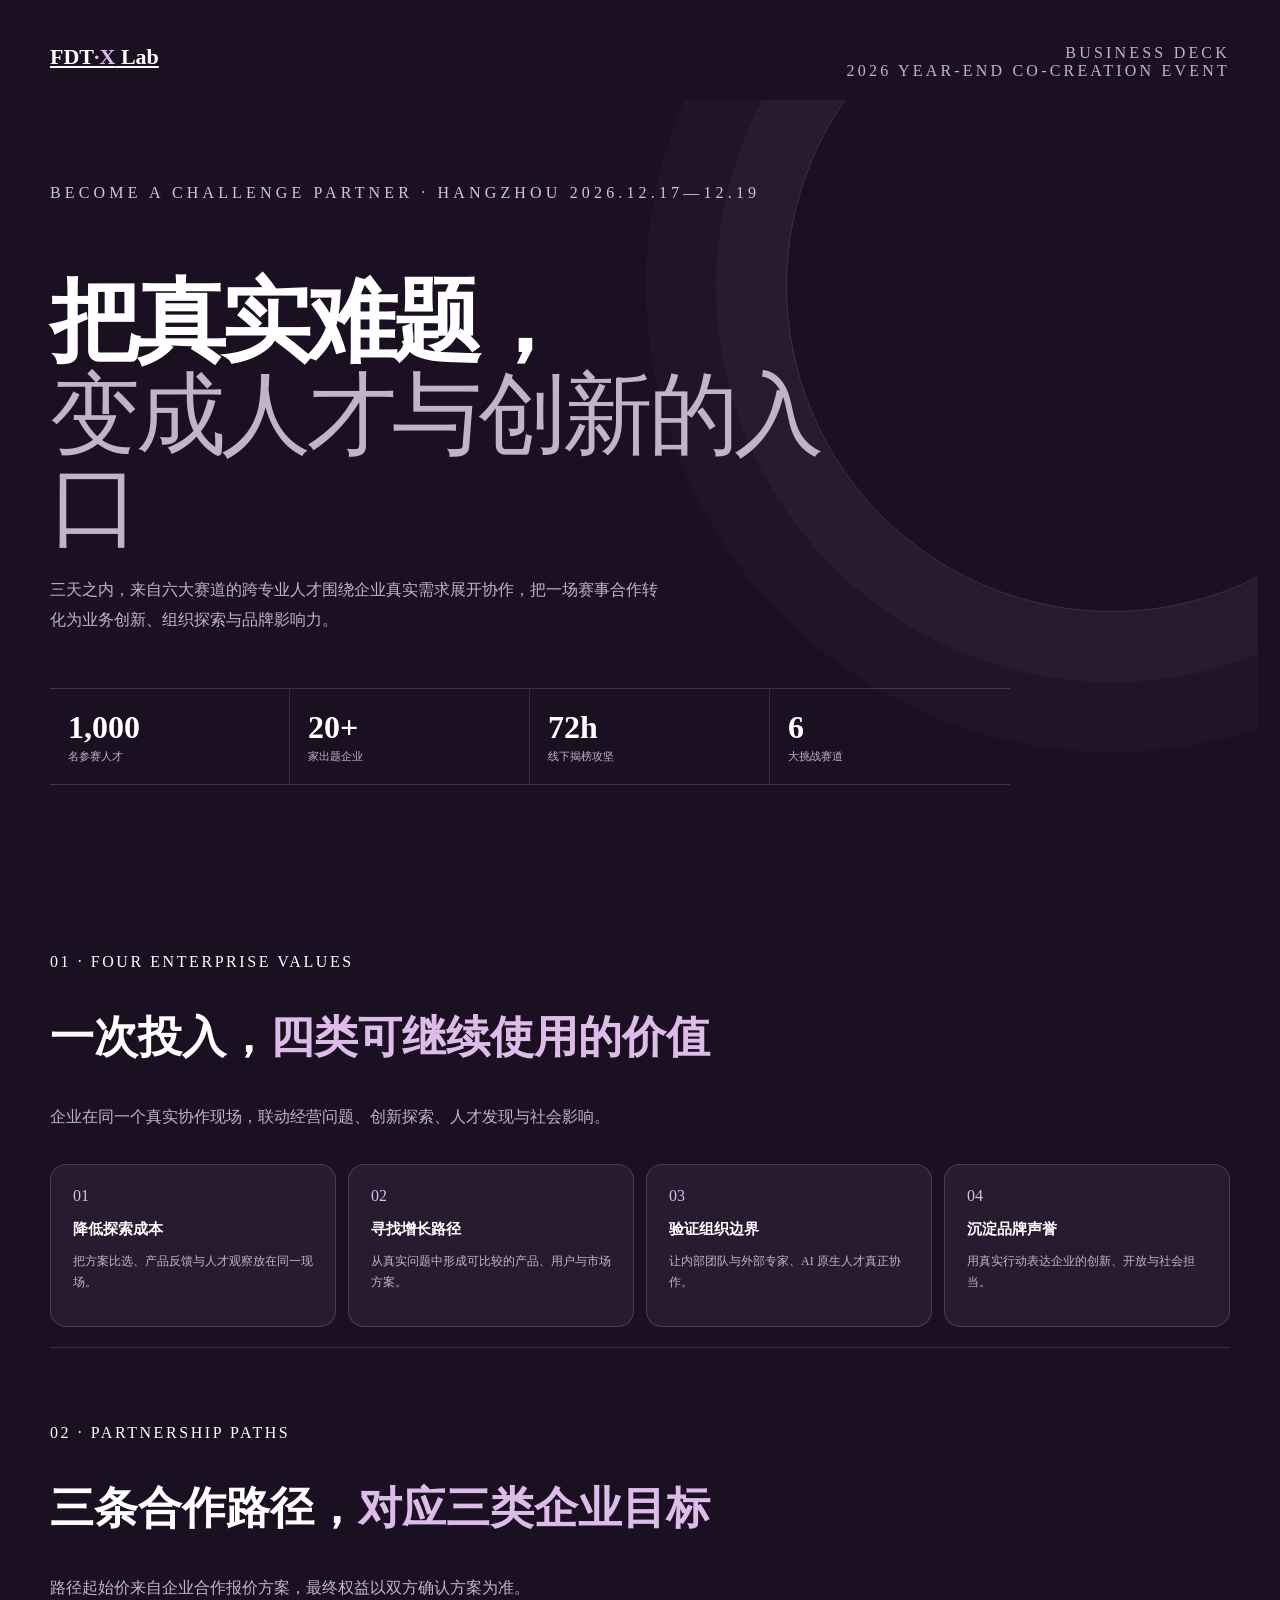
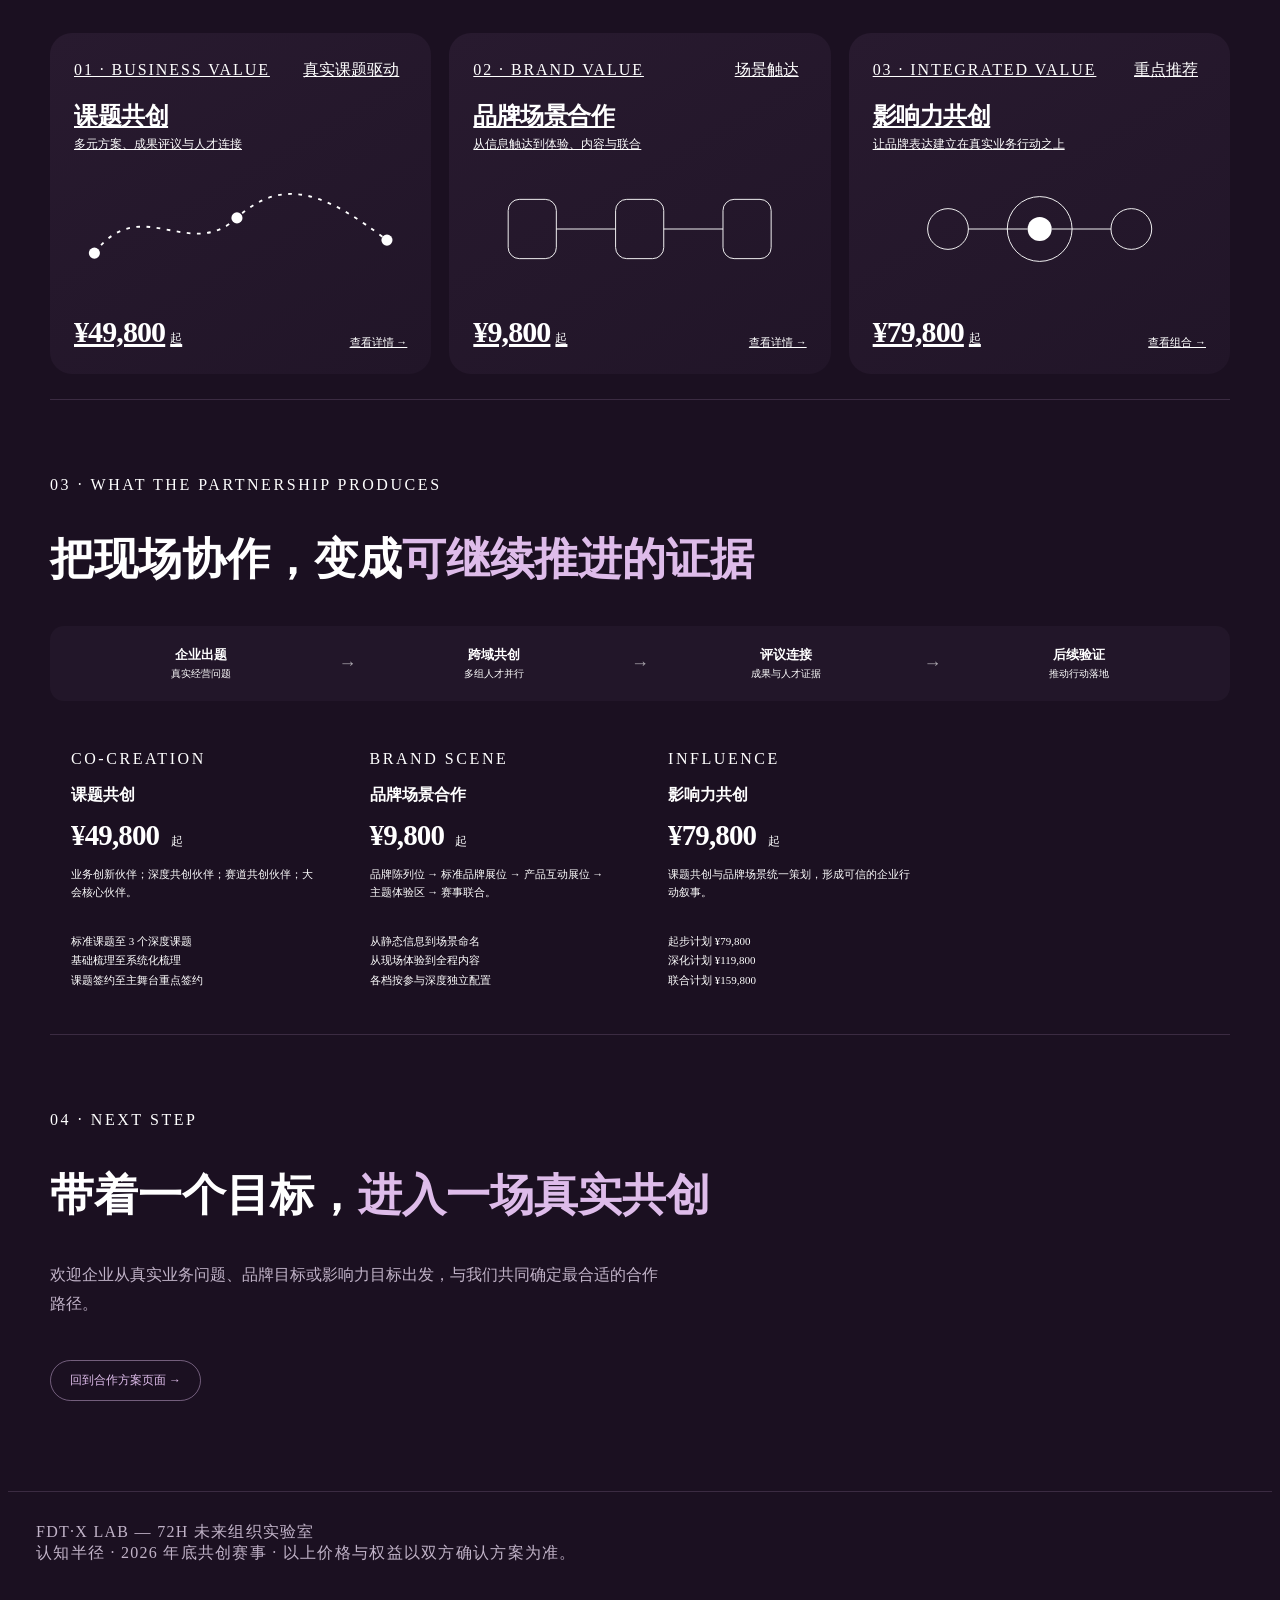
<file: fdt-x-lab/bp.html>
<!DOCTYPE html>
<html lang="zh-CN">
<head>
<meta charset="UTF-8"><meta name="viewport" content="width=device-width, initial-scale=1.0">
<title>FDT·X Lab · 企业合作 BP · 2026 年底共创赛事</title>
<link rel="preconnect" href="https://fonts.googleapis.com"><link rel="preconnect" href="https://fonts.gstatic.com" crossorigin>
<link href="https://fonts.googleapis.com/css2?family=Inter:wght@400;500;600;700;800;900&family=JetBrains+Mono:wght@400;500;700&family=Noto+Sans+SC:wght@400;500;700;900&display=swap" rel="stylesheet">
<link rel="stylesheet" href="partnership.css">
<style>
body{background:#1b1021}.deck-top{max-width:1180px;margin:auto;padding:36px 28px 20px;display:flex;justify-content:space-between;gap:20px;align-items:flex-start}.deck-mark{font-size:22px;font-weight:800}.deck-mark span{color:#debcea}.deck-label{font:10px var(--mono);letter-spacing:.2em;color:#c1b3c8;text-transform:uppercase;text-align:right}.deck-hero{max-width:1180px;margin:auto;padding:84px 28px 72px;min-height:590px;position:relative;overflow:hidden}.deck-hero:before{content:'';position:absolute;right:-180px;top:-140px;width:650px;height:650px;border-radius:50%;border:1px solid rgba(222,188,234,.18);box-shadow:0 0 0 70px rgba(222,188,234,.035),0 0 0 140px rgba(222,188,234,.025)}.deck-hero>*{position:relative;z-index:1}.deck-kicker{font:11px var(--mono);color:#debcea;letter-spacing:.26em;margin-bottom:24px}.deck-hero h1{font-size:clamp(45px,7vw,92px);line-height:1.03;letter-spacing:-.05em;max-width:850px;margin-bottom:22px}.deck-hero h1 span{color:#c1b3c8;font-weight:400}.deck-hero p{color:#c1b3c8;max-width:610px;font-size:16px;line-height:1.85}.deck-facts{display:grid;grid-template-columns:repeat(4,1fr);border-top:1px solid rgba(222,188,234,.2);border-bottom:1px solid rgba(222,188,234,.2);margin-top:54px;max-width:960px}.deck-fact{padding:20px 18px;border-right:1px solid rgba(222,188,234,.15)}.deck-fact:last-child{border:0}.deck-fact b{display:block;font-size:32px}.deck-fact span{font-size:11px;color:#c1b3c8}.deck-wrap{max-width:1180px;margin:auto;padding:0 28px 90px}.deck-section{padding:76px 0 0;border-top:1px solid rgba(222,188,234,.16);margin-top:20px}.deck-section:first-child{border:0}.deck-section h2{font-size:clamp(28px,4vw,44px);max-width:720px}.deck-section h2 span{color:#debcea}.deck-section>p{color:#c1b3c8;max-width:620px;margin-top:16px;line-height:1.8}.deck-value-grid{display:grid;grid-template-columns:repeat(4,1fr);gap:12px;margin-top:32px}.deck-value{border:1px solid rgba(222,188,234,.2);border-radius:16px;padding:22px;background:#281a2f}.deck-value b{display:block;color:#debcea;font:700 24px var(--mono);margin-bottom:10px}.deck-value h3{font-size:15px;margin-bottom:6px}.deck-value p{font-size:12px;color:#c1b3c8;line-height:1.7}.deck-foot{border-top:1px solid rgba(222,188,234,.16);padding:30px 28px;color:#c1b3c8;font:10px/2 var(--mono);letter-spacing:.08em}.deck-link{display:inline-block;margin-top:25px;color:#debcea;border:1px solid rgba(222,188,234,.45);border-radius:999px;padding:11px 19px;text-decoration:none;font-size:12px}.deck-link:hover{background:#debcea;color:#1b1021}.deck-section .p-detail{margin-top:30px}
@media(max-width:700px){.deck-top{padding:24px 20px 10px}.deck-label{font-size:9px}.deck-hero{padding:58px 20px 42px;min-height:auto}.deck-hero h1{font-size:52px}.deck-facts{grid-template-columns:repeat(2,1fr);margin-top:38px}.deck-fact:nth-child(2){border-right:0}.deck-fact:nth-child(-n+2){border-bottom:1px solid rgba(222,188,234,.15)}.deck-wrap{padding:0 20px 60px}.deck-section{padding-top:55px}.deck-value-grid{grid-template-columns:repeat(2,1fr)}.deck-value{padding:16px}.deck-foot{padding:24px 20px}}
body{color:#fff}
.deck-mark,.deck-mark:visited,.deck-link:hover{color:#fff}
</style>
</head>
<body>
<header class="deck-top"><a class="deck-mark" href="index.html#home">FDT<span>·X</span> Lab</a><div class="deck-label">BUSINESS DECK<br>2026 YEAR-END CO-CREATION EVENT</div></header>
<main>
<section class="deck-hero"><div class="deck-kicker">BECOME A CHALLENGE PARTNER · HANGZHOU 2026.12.17—12.19</div><h1>把真实难题，<br><span>变成人才与创新的入口</span></h1><p>三天之内，来自六大赛道的跨专业人才围绕企业真实需求展开协作，把一场赛事合作转化为业务创新、组织探索与品牌影响力。</p><div class="deck-facts"><div class="deck-fact"><b>1,000</b><span>名参赛人才</span></div><div class="deck-fact"><b>20+</b><span>家出题企业</span></div><div class="deck-fact"><b>72h</b><span>线下揭榜攻坚</span></div><div class="deck-fact"><b>6</b><span>大挑战赛道</span></div></div></section>
<div class="deck-wrap">
<section class="deck-section"><div class="p-eyebrow">01 · FOUR ENTERPRISE VALUES</div><h2>一次投入，<span>四类可继续使用的价值</span></h2><p>企业在同一个真实协作现场，联动经营问题、创新探索、人才发现与社会影响。</p><div class="deck-value-grid"><div class="deck-value"><b>01</b><h3>降低探索成本</h3><p>把方案比选、产品反馈与人才观察放在同一现场。</p></div><div class="deck-value"><b>02</b><h3>寻找增长路径</h3><p>从真实问题中形成可比较的产品、用户与市场方案。</p></div><div class="deck-value"><b>03</b><h3>验证组织边界</h3><p>让内部团队与外部专家、AI 原生人才真正协作。</p></div><div class="deck-value"><b>04</b><h3>沉淀品牌声誉</h3><p>用真实行动表达企业的创新、开放与社会担当。</p></div></div></section>
<section class="deck-section"><div class="p-eyebrow">02 · PARTNERSHIP PATHS</div><h2>三条合作路径，<span>对应三类企业目标</span></h2><p>路径起始价来自企业合作报价方案，最终权益以双方确认方案为准。</p><div class="p-paths" style="margin-top:30px"><a class="p-path" href="index.html#plans"><span class="p-path-top"><span>01 · BUSINESS VALUE</span><span class="p-path-badge">真实课题驱动</span></span><h3>课题共创</h3><span class="p-path-desc">多元方案、成果评议与人才连接</span><svg class="p-route-art" viewBox="0 0 360 120" fill="none" aria-hidden="true"><path d="M22 86C72 20 124 96 176 48S276 25 338 72" stroke="currentColor" stroke-width="2" stroke-dasharray="4 7"/><circle cx="22" cy="86" r="6" fill="currentColor"/><circle cx="176" cy="48" r="6" fill="currentColor"/><circle cx="338" cy="72" r="6" fill="currentColor"/></svg><span class="p-path-bottom"><span class="p-price">¥49,800<small>起</small></span><span class="p-link-hint">查看详情 →</span></span></a><a class="p-path" href="index.html#plans"><span class="p-path-top"><span>02 · BRAND VALUE</span><span class="p-path-badge">场景触达</span></span><h3>品牌场景合作</h3><span class="p-path-desc">从信息触达到体验、内容与联合</span><svg class="p-route-art" viewBox="0 0 360 120" fill="none" aria-hidden="true"><rect x="38" y="28" width="52" height="64" rx="12" stroke="currentColor"/><rect x="154" y="28" width="52" height="64" rx="12" stroke="currentColor"/><rect x="270" y="28" width="52" height="64" rx="12" stroke="currentColor"/><path d="M90 60h64m52 0h64" stroke="currentColor"/></svg><span class="p-path-bottom"><span class="p-price">¥9,800<small>起</small></span><span class="p-link-hint">查看详情 →</span></span></a><a class="p-path" href="index.html#plans"><span class="p-path-top"><span>03 · INTEGRATED VALUE</span><span class="p-path-badge">重点推荐</span></span><h3>影响力共创</h3><span class="p-path-desc">让品牌表达建立在真实业务行动之上</span><svg class="p-route-art" viewBox="0 0 360 120" fill="none" aria-hidden="true"><circle cx="180" cy="60" r="35" stroke="currentColor"/><circle cx="180" cy="60" r="13" fill="currentColor"/><circle cx="81" cy="60" r="22" stroke="currentColor"/><circle cx="279" cy="60" r="22" stroke="currentColor"/><path d="M103 60h64m26 0h64" stroke="currentColor"/></svg><span class="p-path-bottom"><span class="p-price">¥79,800<small>起</small></span><span class="p-link-hint">查看组合 →</span></span></a></div></section>
<section class="deck-section"><div class="p-eyebrow">03 · WHAT THE PARTNERSHIP PRODUCES</div><h2>把现场协作，变成<span>可继续推进的证据</span></h2><div class="p-flow"><div><strong>企业出题</strong><small>真实经营问题</small></div><span>→</span><div><strong>跨域共创</strong><small>多组人才并行</small></div><span>→</span><div><strong>评议连接</strong><small>成果与人才证据</small></div><span>→</span><div><strong>后续验证</strong><small>推动行动落地</small></div></div><div class="p-offers"><article class="p-offer"><div class="p-eyebrow">CO-CREATION</div><h4>课题共创</h4><div class="p-price">¥49,800 <small>起</small></div><p class="p-fit">业务创新伙伴；深度共创伙伴；赛道共创伙伴；大会核心伙伴。</p><div class="p-mini">标准课题至 3 个深度课题<br>基础梳理至系统化梳理<br>课题签约至主舞台重点签约</div></article><article class="p-offer"><div class="p-eyebrow">BRAND SCENE</div><h4>品牌场景合作</h4><div class="p-price">¥9,800 <small>起</small></div><p class="p-fit">品牌陈列位 → 标准品牌展位 → 产品互动展位 → 主题体验区 → 赛事联合。</p><div class="p-mini">从静态信息到场景命名<br>从现场体验到全程内容<br>各档按参与深度独立配置</div></article><article class="p-offer"><div class="p-eyebrow">INFLUENCE</div><h4>影响力共创</h4><div class="p-price">¥79,800 <small>起</small></div><p class="p-fit">课题共创与品牌场景统一策划，形成可信的企业行动叙事。</p><div class="p-mini">起步计划 ¥79,800<br>深化计划 ¥119,800<br>联合计划 ¥159,800</div></article></div></section>
<section class="deck-section"><div class="p-eyebrow">04 · NEXT STEP</div><h2>带着一个目标，<span>进入一场真实共创</span></h2><p>欢迎企业从真实业务问题、品牌目标或影响力目标出发，与我们共同确定最合适的合作路径。</p><a class="deck-link" href="index.html#plans">回到合作方案页面 →</a></section>
</div></main>
<footer class="deck-foot">FDT·X LAB — 72H 未来组织实验室<br>认知半径 · 2026 年底共创赛事 · 以上价格与权益以双方确认方案为准。</footer>
</body></html>
</file>
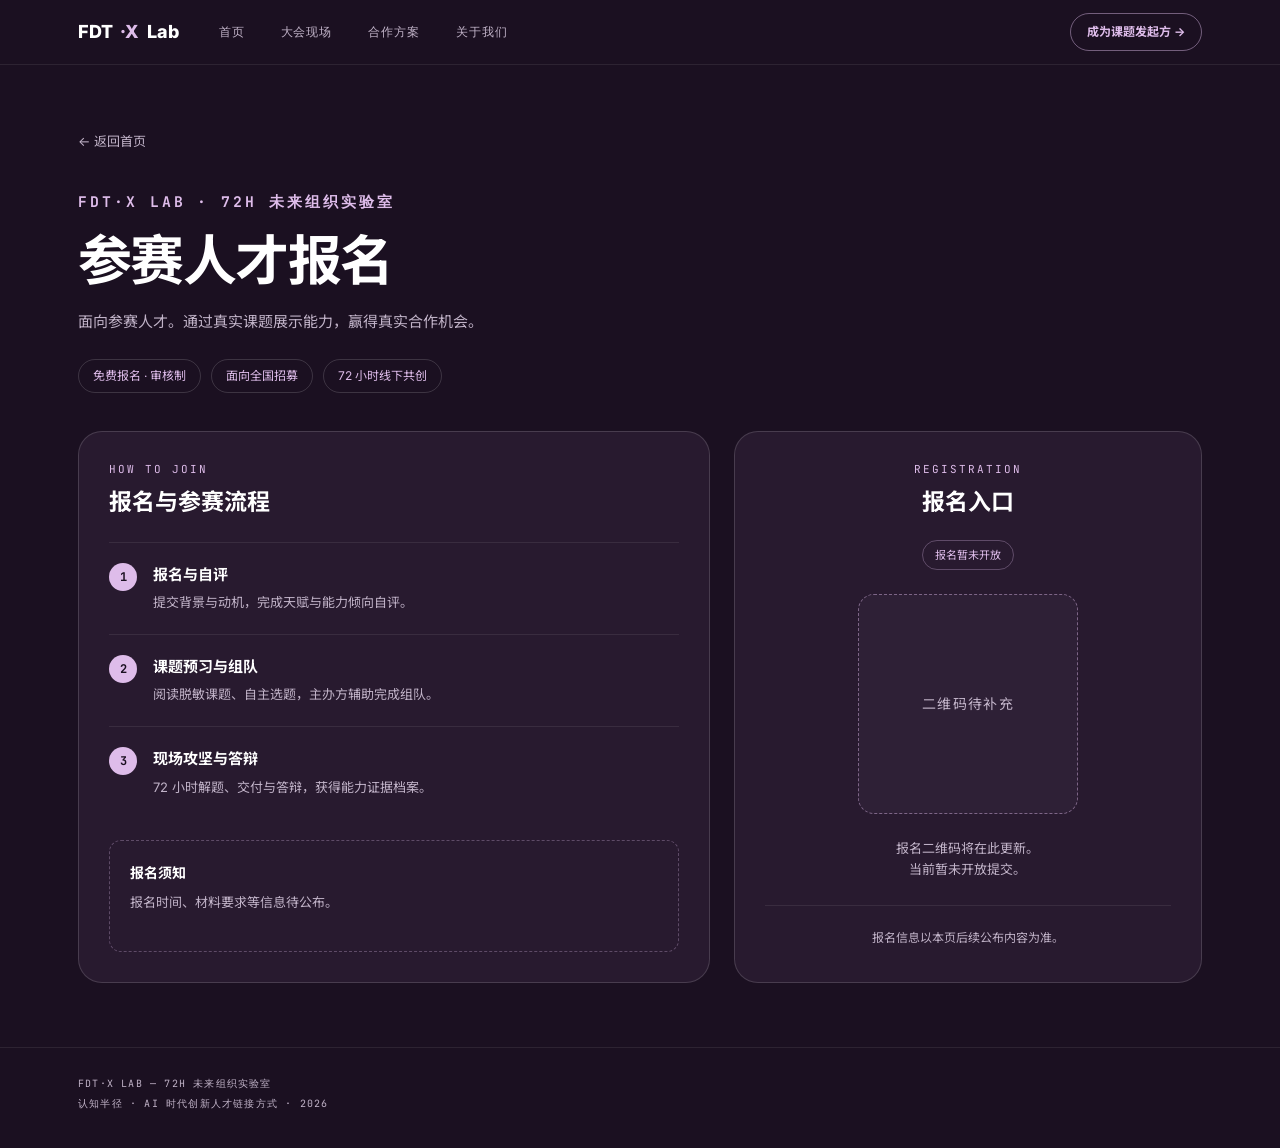
<file: fdt-x-lab/signup.html>
<!DOCTYPE html>
<html lang="zh-CN">
<head>
<meta charset="UTF-8">
<meta name="viewport" content="width=device-width, initial-scale=1.0">
<title>参赛人才报名 — FDT·X Lab · 72小时未来组织实验室</title>
<link rel="preconnect" href="https://fonts.googleapis.com">
<link rel="preconnect" href="https://fonts.gstatic.com" crossorigin>
<link href="https://fonts.googleapis.com/css2?family=Inter:wght@400;500;600;700;800;900&family=JetBrains+Mono:wght@400;500;700&family=Noto+Sans+SC:wght@400;500;700;900&display=swap" rel="stylesheet">
<style>
:root{--bg:#1b1021;--card:#281a2f;--mint:#debcea;--text:#fff;--muted:#c1b3c8;--line:hsla(0,0%,100%,.15);--soft:hsla(0,0%,100%,.08);--sans:'Inter','Noto Sans SC','PingFang SC','Microsoft YaHei',sans-serif;--mono:'JetBrains Mono',ui-monospace,monospace}
*{box-sizing:border-box;margin:0;padding:0}body{background:var(--bg);color:var(--text);font:15px/1.65 var(--sans);-webkit-font-smoothing:antialiased}a{color:inherit}::selection{background:var(--mint);color:var(--bg)}
.topbar{border-bottom:1px solid var(--soft);background:var(--bg)}.topbar-in{max-width:1180px;margin:auto;padding:0 28px;min-height:64px;display:flex;align-items:center;gap:24px}.wordmark{font-weight:800;font-size:18px;letter-spacing:-.01em;text-decoration:none;display:flex;align-items:center;gap:8px;flex-shrink:0}.x{color:var(--mint)}.tabs{display:flex;gap:4px;flex:1;overflow-x:auto;scrollbar-width:none}.tab{font:12px var(--mono);letter-spacing:.08em;color:var(--muted);padding:8px 16px;border-radius:999px;text-decoration:none;white-space:nowrap}.tab:hover{color:var(--text)}.top-cta{flex-shrink:0;font-size:12px;font-weight:700;text-decoration:none;color:var(--mint);border:1px solid rgba(222,188,234,.45);border-radius:999px;padding:8px 16px}.top-cta:hover{background:var(--mint);color:var(--bg)}a:focus-visible{outline:2px solid var(--mint);outline-offset:5px}
.wrap{max-width:1180px;margin:auto;padding:0 28px}.intro{padding:64px 0 38px}.back{font-size:13px;color:var(--muted);text-decoration:none}.back:hover{color:var(--mint)}.brand{font:700 clamp(13px,1.15vw,16px)/1.6 var(--mono);letter-spacing:.2em;color:var(--mint);margin:36px 0 16px}.intro h1{font-size:clamp(32px,4.5vw,54px);letter-spacing:-.03em;line-height:1.2;margin-bottom:16px}.intro p{color:var(--muted);max-width:680px}.chips{display:flex;gap:10px;flex-wrap:wrap;margin-top:24px}.chip{font-size:12px;border:1px solid var(--line);border-radius:999px;padding:6px 14px;color:var(--mint)}
.grid{display:grid;grid-template-columns:minmax(0,1.35fr) minmax(0,1fr);gap:24px;padding-bottom:64px}.panel{border:1px solid var(--line);border-radius:24px;background:var(--card);padding:30px}.eyebrow{font:11px var(--mono);letter-spacing:.18em;color:var(--mint);margin-bottom:12px}.panel h2{font-size:23px;line-height:1.3;margin-bottom:14px}.steps{list-style:none;margin-top:24px}.steps li{display:flex;gap:16px;padding:20px 0;border-top:1px solid var(--soft)}.num{display:flex;align-items:center;justify-content:center;flex:0 0 28px;height:28px;border-radius:50%;background:var(--mint);color:var(--bg);font:700 12px var(--mono)}.steps h3{font-size:15px;margin-bottom:5px}.steps p,.note{font-size:13px;color:var(--muted)}.placeholder-info{padding:20px;border:1px dashed rgba(222,188,234,.3);border-radius:12px;margin-top:22px;min-height:112px}.placeholder-info h3{font-size:14px;margin-bottom:8px}.qr-panel{text-align:center;display:flex;flex-direction:column;align-items:center}.status{display:inline-flex;padding:5px 12px;border:1px solid rgba(222,188,234,.3);border-radius:999px;font-size:11px;color:var(--mint);margin:8px 0 24px}.qr-placeholder{width:220px;max-width:100%;aspect-ratio:1;background:rgba(222,188,234,.035);border:1px dashed rgba(222,188,234,.45);border-radius:16px;display:flex;align-items:center;justify-content:center;color:var(--muted);font-size:14px;letter-spacing:.1em;margin-bottom:24px}.qr-panel .note{max-width:280px}.qr-panel .footnote{font-size:12px;color:var(--muted);border-top:1px solid var(--soft);padding-top:22px;margin-top:24px;width:100%}footer{border-top:1px solid var(--soft);padding:26px 0 34px;color:var(--muted);font:10px/2 var(--mono);letter-spacing:.12em}
@media(max-width:760px){.grid{grid-template-columns:1fr}.intro{padding-top:36px}.panel{padding:24px}.qr-panel{order:-1}.top-cta{display:none}.topbar-in{padding:0 16px;gap:12px}.wrap{padding:0 24px}.brand{letter-spacing:.12em}.tab{padding:8px 12px}}
</style>
</head>
<body>
<header class="topbar"><div class="topbar-in">
  <a class="wordmark" href="index.html#home">FDT<span class="x">·X</span> Lab</a>
  <nav class="tabs" aria-label="主导航">
    <a class="tab" href="index.html#home">首页</a><a class="tab" href="index.html#venue">大会现场</a><a class="tab" href="index.html#plans">合作方案</a><a class="tab" href="index.html#about">关于我们</a>
  </nav>
  <a class="top-cta" href="index.html#plans">成为课题发起方 →</a>
</div></header>
<main class="wrap">
  <section class="intro">
    <a class="back" href="index.html#home">← 返回首页</a>
    <div class="brand">FDT·X LAB · 72H 未来组织实验室</div>
    <h1>参赛人才报名</h1>
    <p>面向参赛人才。通过真实课题展示能力，赢得真实合作机会。</p>
    <div class="chips"><span class="chip">免费报名 · 审核制</span><span class="chip">面向全国招募</span><span class="chip">72 小时线下共创</span></div>
  </section>
  <div class="grid">
    <section class="panel" aria-labelledby="process-title">
      <div class="eyebrow">HOW TO JOIN</div>
      <h2 id="process-title">报名与参赛流程</h2>
      <ol class="steps">
        <li><span class="num">1</span><div><h3>报名与自评</h3><p>提交背景与动机，完成天赋与能力倾向自评。</p></div></li>
        <li><span class="num">2</span><div><h3>课题预习与组队</h3><p>阅读脱敏课题、自主选题，主办方辅助完成组队。</p></div></li>
        <li><span class="num">3</span><div><h3>现场攻坚与答辩</h3><p>72 小时解题、交付与答辩，获得能力证据档案。</p></div></li>
      </ol>
      <div class="placeholder-info"><h3>报名须知</h3><p class="note">报名时间、材料要求等信息待公布。</p></div>
    </section>
    <section class="panel qr-panel" aria-labelledby="qr-title">
      <div class="eyebrow">REGISTRATION</div>
      <h2 id="qr-title">报名入口</h2>
      <span class="status">报名暂未开放</span>
      <!-- 正式报名二维码确认后，替换此占位区域。 -->
      <div class="qr-placeholder" aria-label="报名二维码待补充">二维码待补充</div>
      <p class="note">报名二维码将在此更新。<br>当前暂未开放提交。</p>
      <p class="footnote">报名信息以本页后续公布内容为准。</p>
    </section>
  </div>
</main>
<footer><div class="wrap">FDT·X LAB — 72H 未来组织实验室<br>认知半径 · AI 时代创新人才链接方式 · 2026</div></footer>
</body>
</html>
</file>
<file: fdt-x-lab/partnership.css>
.partner-bp{--p-accent:#debcea;--p-card:#281a2f;--p-line:rgba(222,188,234,.2);color:#fff}
.partner-bp *{box-sizing:border-box}.partner-bp [hidden]{display:none!important}.partner-bp button,.partner-bp a,.partner-bp summary{-webkit-tap-highlight-color:transparent}.partner-bp :focus-visible{outline:2px solid var(--p-accent);outline-offset:5px}
.p-heading{display:flex;justify-content:space-between;align-items:flex-end;gap:32px;margin-bottom:30px}.p-heading h2{font-size:clamp(30px,3.6vw,44px);line-height:1.18;margin:0}.p-heading h2 span{color:var(--p-accent)}.p-heading p{font-size:13px;color:var(--muted);max-width:290px;margin:0;line-height:1.8}.p-meta{font:10px var(--mono);letter-spacing:.12em;color:var(--muted);margin-top:15px}
.p-paths{display:grid;grid-template-columns:repeat(3,minmax(0,1fr));gap:18px;margin-bottom:25px}.p-path{font-family:var(--sans);color:inherit;background:linear-gradient(150deg,#281a2f,#211528);border:1px solid var(--p-line);border-radius:22px;padding:24px;text-align:left;cursor:pointer;position:relative;transition:background .25s,border-color .25s,transform .25s}.p-path:hover{transform:translateY(-3px);border-color:rgba(222,188,234,.65)}.p-path[aria-selected=true]{border-color:var(--p-accent);background:linear-gradient(150deg,#43284f,#291931);box-shadow:0 0 0 1px rgba(222,188,234,.12)}.p-path-top{display:flex;align-items:center;justify-content:space-between;gap:8px;font:10px var(--mono);letter-spacing:.12em;color:var(--p-accent)}.p-path-badge{font:10px var(--sans);padding:3px 8px;border:1px solid var(--p-line);border-radius:99px;letter-spacing:0}.p-path h3{font-size:24px;margin:16px 0 4px;letter-spacing:-.02em}.p-path-desc{font-size:12px;color:var(--muted);display:block;min-height:20px}.p-route-art{display:block;width:100%;height:120px;margin:13px 0 8px;color:var(--p-accent)}.p-route-art text{font-family:var(--sans)}.p-path-bottom{border-top:1px solid var(--p-line);padding-top:17px;display:flex;align-items:flex-end;justify-content:space-between;gap:12px}.p-price{font-size:30px;font-weight:800;letter-spacing:-.03em;line-height:1.2;white-space:nowrap}.p-price small{font-size:12px;font-weight:500;color:var(--muted);letter-spacing:0;margin-left:5px}.p-link-hint{font-size:11px;color:var(--p-accent);white-space:nowrap}.p-path[aria-selected=true] .p-link-hint{font-weight:700}
.p-values{display:grid;grid-template-columns:repeat(4,1fr);border-top:1px solid var(--p-line);border-bottom:1px solid var(--p-line);margin:30px 0 48px}.p-value{padding:17px 16px;display:flex;align-items:center;gap:12px;border-right:1px solid var(--p-line)}.p-value:last-child{border:0}.p-value svg{flex:0 0 27px;color:var(--p-accent);width:27px;height:27px}.p-value strong{display:block;font-size:13px;font-weight:600}.p-value span{display:block;font-size:11px;color:var(--muted);margin-top:2px}
.p-detail{scroll-margin-top:88px}.p-detail-head{display:flex;justify-content:space-between;align-items:flex-end;gap:24px;margin-bottom:22px}.p-eyebrow{font:10px var(--mono);letter-spacing:.16em;color:var(--p-accent);margin-bottom:9px}.p-detail-head h3{font-size:27px;line-height:1.3}.p-detail-head p{font-size:12px;color:var(--muted);max-width:310px;line-height:1.7}.p-flow{display:flex;align-items:center;gap:10px;margin:24px 0 26px;padding:20px 24px;border:1px solid var(--p-line);border-radius:14px;background:rgba(222,188,234,.035)}.p-flow>div{flex:1;text-align:center;font-size:13px}.p-flow strong{display:block;font-weight:600}.p-flow small{display:block;font-size:10px;color:var(--muted);margin-top:3px}.p-flow>span{color:var(--p-accent);font-size:18px;opacity:.6}
.p-offers{display:grid;grid-template-columns:repeat(4,minmax(0,1fr));gap:14px}.p-offer{background:var(--p-card);border:1px solid var(--p-line);border-radius:17px;padding:23px 21px;display:flex;flex-direction:column}.p-offer h4{font-size:16px;margin:8px 0 12px}.p-offer .p-price{font-size:29px;color:var(--p-accent)}.p-offer .p-fit{font-size:11px;line-height:1.7;color:var(--muted);margin:12px 0 20px;min-height:38px}.p-feature{border-top:1px solid var(--p-line);padding-top:15px;display:flex;align-items:baseline;gap:5px;margin-top:auto}.p-feature b{font:700 35px var(--mono);line-height:1;color:var(--p-accent)}.p-feature span{font-size:12px}.p-offer .p-mini{font-size:11px;color:var(--muted);margin-top:9px;line-height:1.8}.p-caption{font-size:11px;color:var(--muted);line-height:1.8;margin-top:15px}
.p-expand{margin-top:22px;border:1px solid var(--p-line);border-radius:14px;overflow:hidden;background:rgba(222,188,234,.025)}.p-expand summary{cursor:pointer;padding:18px 22px;font-size:13px;font-weight:600;list-style:none;display:flex;align-items:center;justify-content:space-between;gap:15px}.p-expand summary::-webkit-details-marker{display:none}.p-expand summary::after{content:'＋';font-size:20px;color:var(--p-accent);font-weight:400}.p-expand[open]>summary::after{content:'−'}.p-expand[open]>summary{border-bottom:1px solid var(--p-line)}.p-table-scroll{overflow:auto;scrollbar-color:#765b83 transparent}.p-table{width:100%;border-collapse:collapse;text-align:left;font-size:11px;line-height:1.65;min-width:850px}.p-table caption{text-align:left;padding:15px 20px;color:var(--muted);font-size:10px}.p-table th,.p-table td{padding:14px 16px;vertical-align:top;border-top:1px solid var(--p-line);border-right:1px solid var(--p-line)}.p-table th:last-child,.p-table td:last-child{border-right:0}.p-table thead th{background:#35223e;color:var(--p-accent);font-size:12px}.p-table tbody th{width:110px;font-weight:500;color:var(--muted)}.p-table td{width:22%}.p-table tr:nth-child(even){background:rgba(222,188,234,.025)}
.p-brand-ladder{display:grid;grid-template-columns:repeat(5,minmax(0,1fr));gap:12px;margin:28px 0 20px}.p-brand-level{background:var(--p-card);border:1px solid var(--p-line);border-radius:16px;overflow:hidden;position:relative}.p-brand-bar{height:5px;background:var(--p-accent);opacity:var(--strength)}.p-brand-body{padding:20px 17px}.p-brand-body h4{font-size:16px;line-height:1.5;margin:12px 0;min-height:48px}.p-brand-body .p-price{font-size:26px;color:var(--p-accent)}.p-brand-body>p{font-size:11px;min-height:42px;margin:14px 0;color:var(--muted);line-height:1.75}.p-brand-stage{font-size:11px;color:var(--p-accent);display:flex;align-items:center;gap:8px}.p-brand-stage b{font:700 22px var(--mono)}.p-brand-details{margin:0;border:0;border-radius:0;border-top:1px solid var(--p-line);background:none}.p-brand-details summary{padding:12px 17px;font-size:11px}.p-brand-details ul{padding:14px 17px 16px 29px;font-size:11px;line-height:1.85;color:var(--muted)}.p-brand-details li{padding-bottom:8px}.p-brand-details li:last-child{padding:0}
.p-combination{display:grid;grid-template-columns:1fr auto 1fr auto 1.1fr;align-items:center;gap:20px;border:1px solid var(--p-line);border-radius:18px;padding:24px;margin:24px 0;background:linear-gradient(125deg,#32203d,#211528)}.p-combination>span{color:var(--p-accent);font-size:25px}.p-combination>div{text-align:center}.p-combination b{display:block;font-size:17px}.p-combination small{display:block;color:var(--muted);font-size:11px;margin-top:7px}.p-combination .p-sum{border:1px solid rgba(222,188,234,.5);border-radius:12px;padding:16px 10px;color:var(--p-accent)}
.p-bundles{display:grid;grid-template-columns:repeat(3,minmax(0,1fr));gap:18px}.p-bundle{padding:25px;border:1px solid var(--p-line);border-radius:18px;background:var(--p-card)}.p-bundle:first-child{border-color:rgba(222,188,234,.65);background:linear-gradient(155deg,#402649,#281a2f)}.p-bundle h4{font-size:18px;margin:11px 0 15px}.p-bundle .p-price{font-size:33px;color:var(--p-accent)}.p-savings{display:inline-block;font-size:11px;color:var(--p-accent);padding:4px 9px;border-radius:6px;background:rgba(222,188,234,.09);margin:14px 0 5px}.p-original{font-size:10px;color:var(--muted)}.p-bundle-parts{margin:20px 0;padding:16px 0;border-top:1px solid var(--p-line);border-bottom:1px solid var(--p-line)}.p-bundle-parts>div{display:flex;justify-content:space-between;gap:10px;font-size:12px;line-height:1.9}.p-bundle-parts>span{font:16px var(--mono);color:var(--p-accent)}.p-bundle-parts small{font-size:10px;color:var(--muted)}.p-bundle>p{font-size:12px;color:var(--muted);line-height:1.8}.p-support{margin:22px 0;border-left:2px solid var(--p-accent);background:rgba(222,188,234,.04);padding:18px 22px;font-size:12px}.p-support strong{display:block;margin-bottom:8px}.p-support p{color:var(--muted);line-height:1.9}
.p-tracks{display:flex;gap:8px;flex-wrap:wrap;margin-top:22px}.p-tracks span{border:1px solid var(--p-line);border-radius:99px;padding:6px 12px;font-size:10px;color:var(--muted)}.p-tracks .p-tracks-label{padding-left:0;border:0;color:var(--p-accent)}
.p-sponsor{margin-top:38px}.p-sponsor-body{padding:24px}.p-sponsor-intro{font-size:12px;color:var(--muted);line-height:1.8}.p-sponsor-categories{display:flex;gap:8px;flex-wrap:wrap;margin:18px 0}.p-sponsor-categories span{font-size:11px;border:1px solid var(--p-line);border-radius:8px;padding:8px 12px}.p-sponsor-basics{display:grid;grid-template-columns:repeat(4,1fr);gap:8px;font-size:11px;margin:18px 0;color:var(--p-accent)}.p-threshold{margin:24px 0 16px;border:1px solid var(--p-line);border-radius:12px;padding:18px;font-size:12px;background:#35213e}.p-threshold b{font-size:18px;color:var(--p-accent)}.p-addons{display:grid;grid-template-columns:repeat(3,1fr);gap:12px}.p-addon{padding:18px;border:1px solid var(--p-line);border-radius:12px}.p-addon h4{font-size:13px;margin-bottom:12px}.p-addon b{font-size:23px;color:var(--p-accent)}.p-addon b small{font-size:11px;margin-right:4px}.p-addon p{font-size:11px;color:var(--muted);margin-top:10px}.p-terms{font-size:11px;color:var(--muted);line-height:1.9;padding-left:18px;margin-top:20px}.p-terms li{margin-bottom:5px}.p-source{display:flex;justify-content:space-between;align-items:center;gap:20px;border-top:1px solid var(--p-line);padding-top:24px;margin-top:32px}.p-source p{font-size:11px;color:var(--muted);line-height:1.8}.p-source a{color:var(--p-accent);border:1px solid rgba(222,188,234,.4);padding:10px 18px;border-radius:99px;font-size:12px;text-decoration:none;white-space:nowrap}.p-source a:hover{background:var(--p-accent);color:#1b1021}
@media(max-width:980px){.p-path{padding:19px}.p-path h3{font-size:21px}.p-path-bottom{display:block}.p-link-hint{display:block;margin-top:12px}.p-price{font-size:27px}.p-offers{grid-template-columns:repeat(2,1fr)}.p-brand-ladder{grid-template-columns:repeat(3,1fr)}.p-brand-body h4{min-height:0}.p-bundles{gap:12px}.p-bundle{padding:19px}.p-bundle .p-price{font-size:27px}.p-values{grid-template-columns:repeat(2,1fr)}.p-value:nth-child(2){border-right:0}.p-value:nth-child(-n+2){border-bottom:1px solid var(--p-line)}}
@media(max-width:640px){.p-heading{display:block}.p-heading p{margin-top:18px;max-width:100%}.p-paths{gap:10px;grid-template-columns:1fr}.p-path{padding:18px 20px;display:grid;grid-template-columns:1fr auto;column-gap:12px;align-items:center}.p-path-top{grid-column:1/-1}.p-path h3{font-size:23px;margin-top:10px}.p-path-desc{grid-column:1;line-height:1.6;min-height:0}.p-route-art{display:none}.p-path-bottom{grid-column:2;grid-row:2/4;border:0;padding:0;text-align:right}.p-price{font-size:26px}.p-link-hint{font-size:10px;margin-top:8px}.p-values{margin:24px 0 32px}.p-value{padding:13px 10px;gap:8px}.p-value strong{font-size:12px}.p-value span{font-size:10px}.p-detail-head{display:block}.p-detail-head h3{font-size:25px}.p-detail-head p{margin-top:12px;max-width:100%}.p-flow{padding:17px 12px;gap:5px}.p-flow>div{font-size:11px}.p-flow small{font-size:9px}.p-flow>span{font-size:13px}.p-offers{gap:10px}.p-offer{padding:19px 16px}.p-offer h4{font-size:14px}.p-offer .p-price{font-size:26px}.p-offer .p-fit{font-size:10px}.p-brand-ladder{grid-template-columns:1fr;gap:12px}.p-brand-body{display:grid;grid-template-columns:1fr auto;column-gap:15px;padding:18px}.p-brand-stage{grid-column:1/-1}.p-brand-body h4{margin:12px 0 0}.p-brand-body .p-price{margin-top:12px}.p-brand-body>p{min-height:0;margin:10px 0 0;grid-column:1/-1}.p-brand-details summary{padding:12px 18px}.p-combination{grid-template-columns:1fr auto 1fr;gap:12px;padding:20px 15px}.p-combination b{font-size:14px}.p-combination small{font-size:10px}.p-combination .p-equals{display:none}.p-combination .p-sum{grid-column:1/-1}.p-bundles{grid-template-columns:1fr}.p-bundle{padding:24px}.p-bundle .p-price{font-size:34px}.p-bundle-parts>div{font-size:13px}.p-sponsor-body{padding:19px}.p-sponsor-basics{grid-template-columns:repeat(2,1fr);gap:14px}.p-addons{grid-template-columns:1fr}.p-source{flex-direction:column;align-items:flex-start}.p-expand summary{padding:16px 18px}.p-tracks{gap:6px}.p-tracks span{font-size:9px;padding:5px 9px}}
@media(prefers-reduced-motion:reduce){.p-path{transition:none}}
</file>
